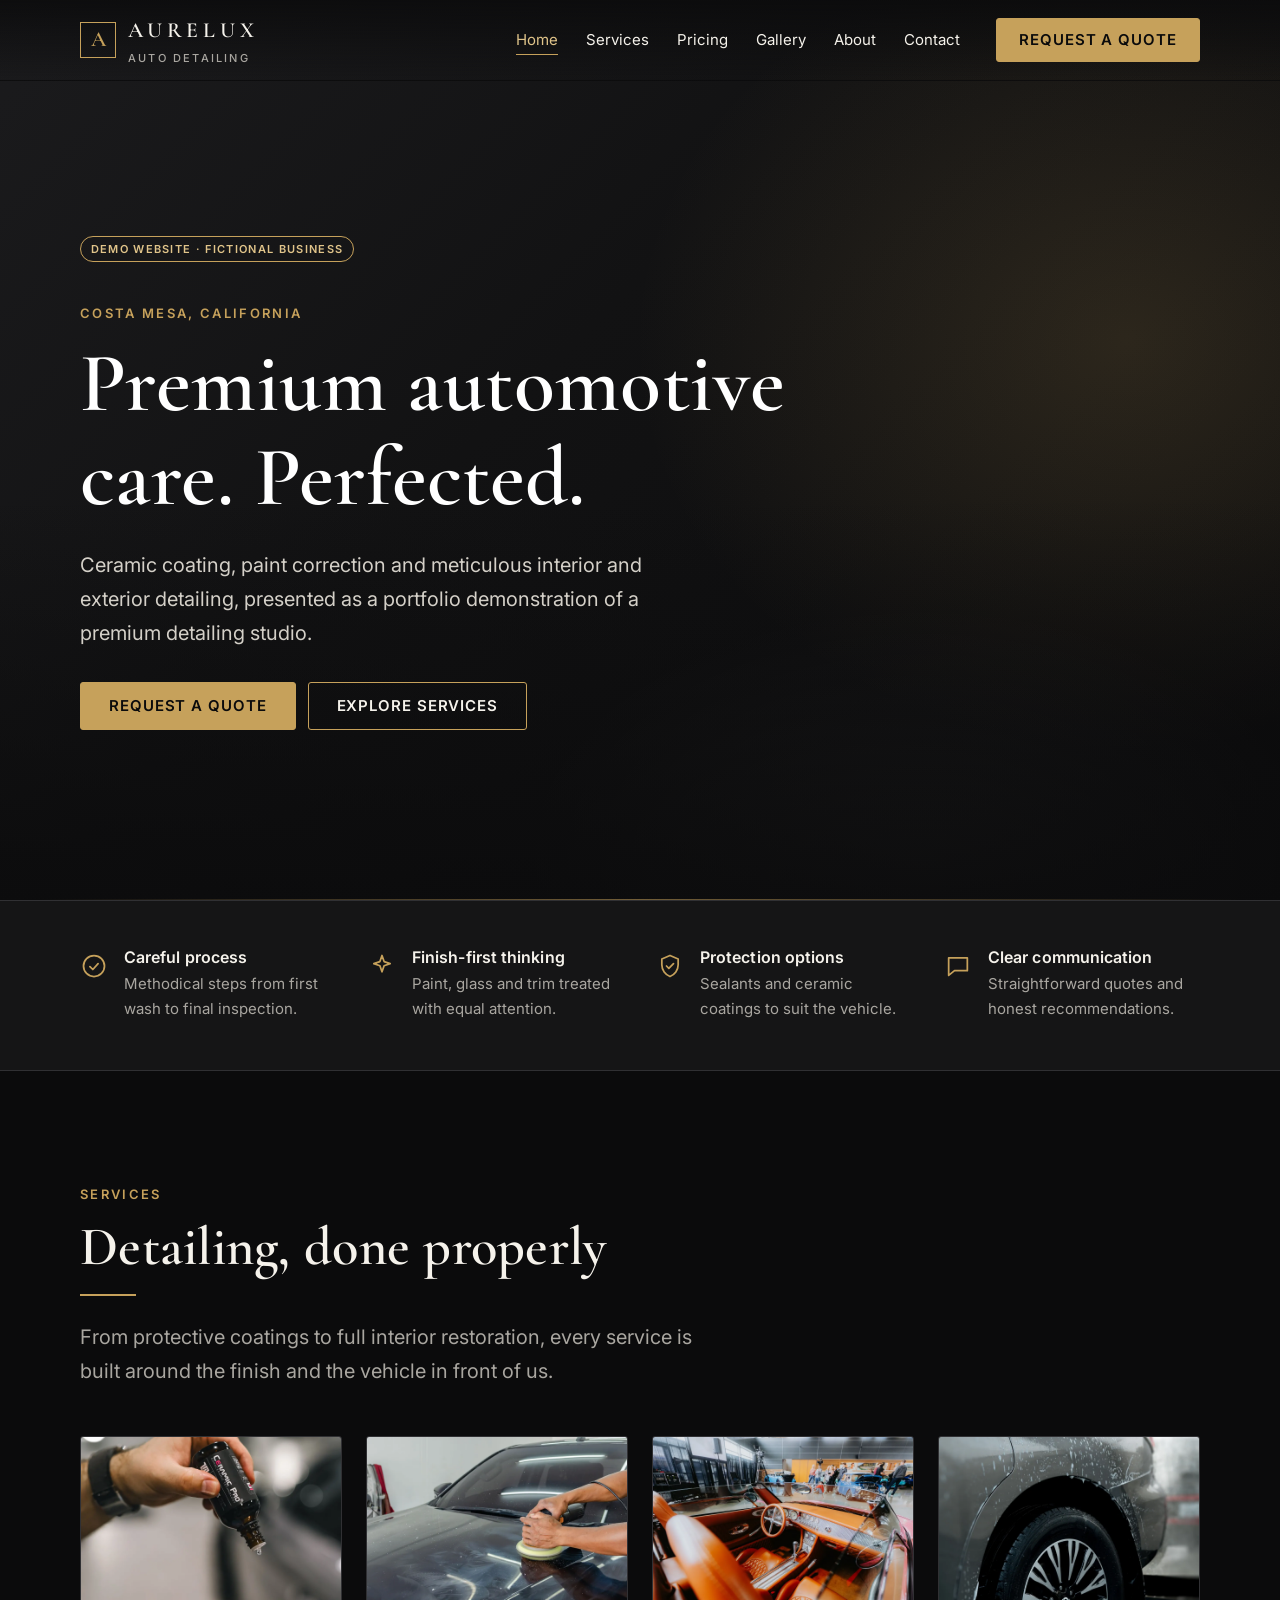
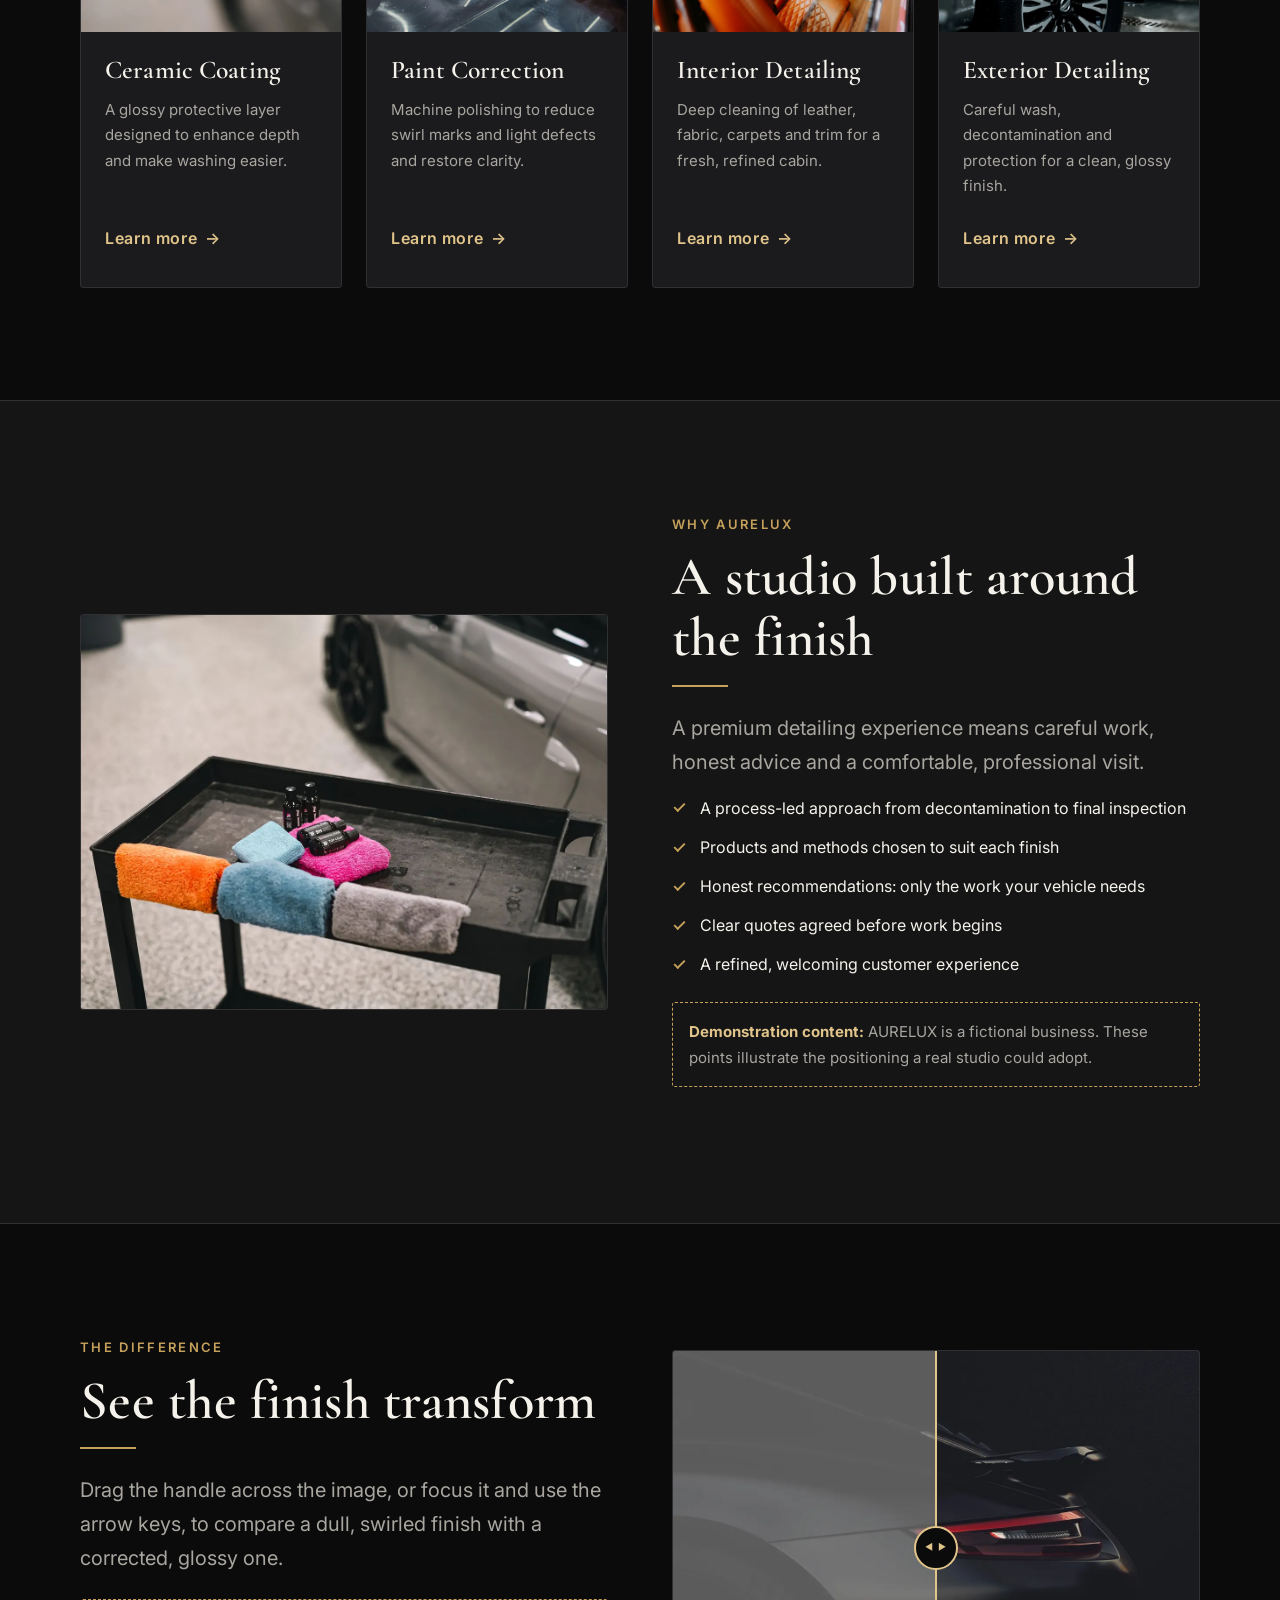
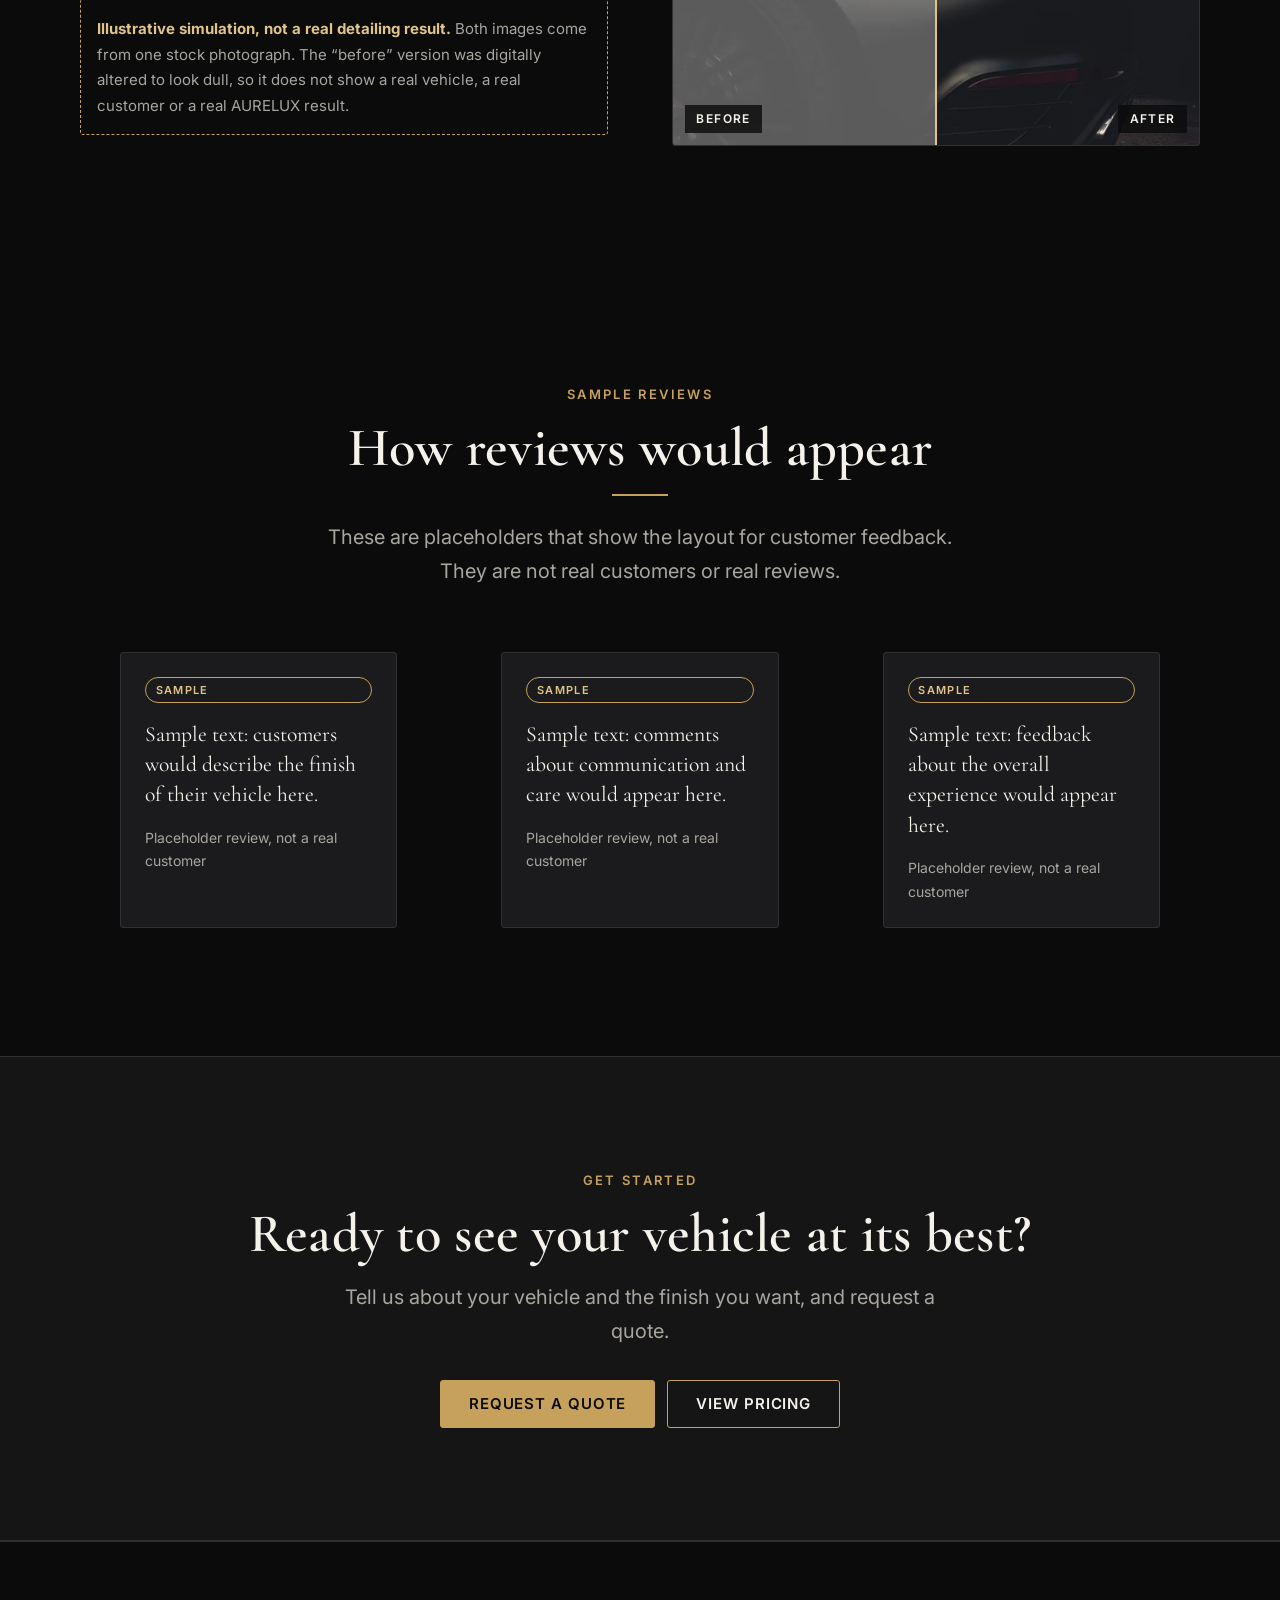
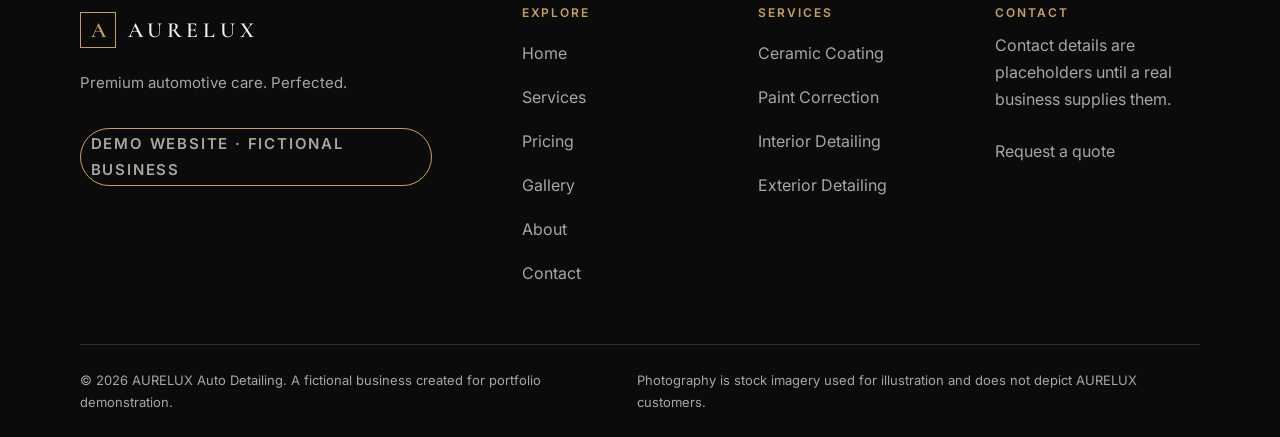
<file: index.html>
<!DOCTYPE html>
<html lang="en-US">
<head>
  <meta charset="utf-8">
  <meta name="viewport" content="width=device-width, initial-scale=1">

  <!-- Adds the "js" class BEFORE the stylesheet loads (menu + reveal depend on it) -->
  <script>document.documentElement.classList.add('js');</script>

  <title>AURELUX Auto Detailing | Premium Car Detailing Demo, Costa Mesa CA</title>
  <meta name="description" content="AURELUX Auto Detailing is a fictional premium car detailing studio concept in Costa Mesa, California: ceramic coating, paint correction and detailing. Portfolio demo.">
  <meta name="theme-color" content="#0B0B0C">

  <!-- Open Graph. TODO before publishing: once the live domain is known, also add
       og:url and og:image with ABSOLUTE https:// URLs (og:image: a 1200x630 image). -->
  <meta property="og:type" content="website">
  <meta property="og:site_name" content="AURELUX Auto Detailing (demo)">
  <meta property="og:title" content="AURELUX Auto Detailing | Premium automotive care. Perfected.">
  <meta property="og:description" content="A fictional premium car detailing studio concept, created as a portfolio demonstration.">

  <!-- Favicon -->
  <link rel="icon" href="favicon.svg" type="image/svg+xml">

  <!-- Fonts -->
  <link rel="preconnect" href="https://fonts.googleapis.com">
  <link rel="preconnect" href="https://fonts.gstatic.com" crossorigin>
  <link rel="stylesheet" href="https://fonts.googleapis.com/css2?family=Cormorant+Garamond:wght@500;600&family=Inter:wght@400;500;600&display=swap">

  <!-- Site styles: order matters -->
  <link rel="stylesheet" href="css/style.css">
  <link rel="stylesheet" href="css/responsive.css">

  <script src="js/main.js" defer></script>
</head>
<body>
  <a class="skip-link" href="#main">Skip to main content</a>

  <!-- ===================== HEADER ===================== -->
  <header class="site-header">
    <div class="site-header__inner container">
      <a class="brand" href="index.html" aria-label="AURELUX Auto Detailing, home">
        <span class="brand__mark" aria-hidden="true">A</span>
        <span>
          <span class="brand__name">AURELUX</span>
          <span class="brand__sub">Auto Detailing</span>
        </span>
      </a>

      <button class="nav-toggle" type="button" aria-expanded="false" aria-controls="site-nav" aria-label="Open menu">
        <span class="nav-toggle__bars" aria-hidden="true"></span>
      </button>

      <nav id="site-nav" class="site-nav" aria-label="Primary">
        <ul class="site-nav__list">
          <li><a class="site-nav__link" href="index.html" aria-current="page">Home</a></li>
          <li><a class="site-nav__link" href="services.html">Services</a></li>
          <li><a class="site-nav__link" href="pricing.html">Pricing</a></li>
          <li><a class="site-nav__link" href="gallery.html">Gallery</a></li>
          <li><a class="site-nav__link" href="about.html">About</a></li>
          <li><a class="site-nav__link" href="contact.html">Contact</a></li>
        </ul>
        <div class="site-nav__cta">
          <a class="btn btn--primary" href="contact.html#quote">Request a Quote</a>
        </div>
      </nav>
    </div>
  </header>

  <main id="main">

    <!-- ===================== HERO =====================
         The hero uses a CSS gradient (end of css/style.css), no photograph.
         -->
    <section class="hero" aria-labelledby="hero-title">
      <div class="container">
        <div class="hero__content">
          <p class="badge-demo">Demo website &middot; Fictional business</p>
          <span class="eyebrow mt-5">Costa Mesa, California</span>
          <h1 id="hero-title" class="hero__title">Premium automotive care. Perfected.</h1>
          <p class="hero__lead">Ceramic coating, paint correction and meticulous interior and exterior detailing, presented as a portfolio demonstration of a premium detailing studio.</p>
          <div class="btn-row">
            <a class="btn btn--primary" href="contact.html#quote">Request a Quote</a>
            <a class="btn btn--secondary" href="services.html">Explore Services</a>
          </div>
        </div>
      </div>
    </section>

    <!-- ===================== VALUE STRIP ===================== -->
    <section class="section--alt" aria-labelledby="approach-title">
      <div class="container">
        <h2 id="approach-title" class="visually-hidden">Our approach</h2>
        <div class="value-strip">
          <div class="value-item reveal">
            <svg class="icon" viewBox="0 0 24 24" aria-hidden="true"><circle cx="12" cy="12" r="9"/><path d="M8.5 12.5l2.5 2.5 4.5-5"/></svg>
            <div>
              <h3>Careful process</h3>
              <p>Methodical steps from first wash to final inspection.</p>
            </div>
          </div>
          <div class="value-item reveal">
            <svg class="icon" viewBox="0 0 24 24" aria-hidden="true"><path d="M12 3l1.8 5.2L19 10l-5.2 1.8L12 17l-1.8-5.2L5 10l5.2-1.8L12 3z"/></svg>
            <div>
              <h3>Finish-first thinking</h3>
              <p>Paint, glass and trim treated with equal attention.</p>
            </div>
          </div>
          <div class="value-item reveal">
            <svg class="icon" viewBox="0 0 24 24" aria-hidden="true"><path d="M12 3l7 3v5c0 4.5-3 8.5-7 10-4-1.5-7-5.5-7-10V6l7-3z"/><path d="M9 12l2 2 4-4"/></svg>
            <div>
              <h3>Protection options</h3>
              <p>Sealants and ceramic coatings to suit the vehicle.</p>
            </div>
          </div>
          <div class="value-item reveal">
            <svg class="icon" viewBox="0 0 24 24" aria-hidden="true"><path d="M4 5h16v11H9l-5 4V5z"/></svg>
            <div>
              <h3>Clear communication</h3>
              <p>Straightforward quotes and honest recommendations.</p>
            </div>
          </div>
        </div>
      </div>
    </section>

    <!-- ===================== FEATURED SERVICES =====================
         IMAGES (4:3, about 1200x900): service-ceramic.jpg, service-correction.jpg,
         service-interior.jpg, service-exterior.jpg in assets/images/.
         The links point to anchors that will exist on services.html. -->
    <section class="section" aria-labelledby="services-title">
      <div class="container">
        <div class="section-head">
          <span class="eyebrow">Services</span>
          <h2 id="services-title">Detailing, done properly</h2>
          <hr class="gold-rule">
          <p class="lead">From protective coatings to full interior restoration, every service is built around the finish and the vehicle in front of us.</p>
        </div>

        <div class="grid grid--4">
          <article class="service-card reveal">
            <div class="service-card__media">
              <img src="assets/images/finishing-protective-product.webp" alt="Hands applying a protective detailing product to a car with a blue sponge" width="1200" height="900" loading="lazy">
            </div>
            <div class="service-card__body">
              <h3 class="service-card__title">Ceramic Coating</h3>
              <p class="service-card__text">A glossy protective layer designed to enhance depth and make washing easier.</p>
              <a class="link-arrow" href="services.html#ceramic-coating">Learn more<span class="visually-hidden"> about ceramic coating</span></a>
            </div>
          </article>

          <article class="service-card reveal">
            <div class="service-card__media">
              <img src="assets/images/polishing-black-car.webp" alt="Machine polishing the paint of a black car in a workshop" width="1200" height="900" loading="lazy">
            </div>
            <div class="service-card__body">
              <h3 class="service-card__title">Paint Correction</h3>
              <p class="service-card__text">Machine polishing to reduce swirl marks and light defects and restore clarity.</p>
              <a class="link-arrow" href="services.html#paint-correction">Learn more<span class="visually-hidden"> about paint correction</span></a>
            </div>
          </article>

          <article class="service-card reveal">
            <div class="service-card__media">
              <img src="assets/images/interior-leather-seats.webp" alt="Luxury car interior with diamond-stitched leather seats" width="1200" height="900" loading="lazy">
            </div>
            <div class="service-card__body">
              <h3 class="service-card__title">Interior Detailing</h3>
              <p class="service-card__text">Deep cleaning of leather, fabric, carpets and trim for a fresh, refined cabin.</p>
              <a class="link-arrow" href="services.html#interior-detailing">Learn more<span class="visually-hidden"> about interior detailing</span></a>
            </div>
          </article>

          <article class="service-card reveal">
            <div class="service-card__media">
              <img src="assets/images/exterior-wheel-wash.webp" alt="Close-up of a car wheel with water droplets during a wash" width="1200" height="900" loading="lazy">
            </div>
            <div class="service-card__body">
              <h3 class="service-card__title">Exterior Detailing</h3>
              <p class="service-card__text">Careful wash, decontamination and protection for a clean, glossy finish.</p>
              <a class="link-arrow" href="services.html#exterior-detailing">Learn more<span class="visually-hidden"> about exterior detailing</span></a>
            </div>
          </article>
        </div>
      </div>
    </section>

    <!-- ===================== WHY CHOOSE US =====================
         IMAGE: assets/images/why-studio.jpg (4:3, about 1200x900) -->
    <section class="section section--alt" aria-labelledby="why-title">
      <div class="container">
        <div class="split">
          <div class="split__media reveal">
            <img src="assets/images/detailing-products-cart.webp" alt="Detailing products and cloths on a cart beside a car in a garage" width="1200" height="900" loading="lazy">
          </div>
          <div class="split__body reveal">
            <span class="eyebrow">Why AURELUX</span>
            <h2 id="why-title">A studio built around the finish</h2>
            <hr class="gold-rule">
            <p class="lead">A premium detailing experience means careful work, honest advice and a comfortable, professional visit.</p>
            <ul class="check-list">
              <li>A process-led approach from decontamination to final inspection</li>
              <li>Products and methods chosen to suit each finish</li>
              <li>Honest recommendations: only the work your vehicle needs</li>
              <li>Clear quotes agreed before work begins</li>
              <li>A refined, welcoming customer experience</li>
            </ul>
            <p class="demo-note"><strong>Demonstration content:</strong> AURELUX is a fictional business. These points illustrate the positioning a real studio could adopt.</p>
          </div>
        </div>
      </div>
    </section>

    <!-- ===================== BEFORE / AFTER =====================
         IMAGES (4:3, same framing, about 1200x900): compare-before.jpg and
         compare-after.jpg. These are demonstration images, not a real customer
         vehicle, and the caption below says so. Keep that caption. -->
    <section class="section" aria-labelledby="compare-title">
      <div class="container">
        <div class="split">
          <div class="split__body reveal">
            <span class="eyebrow">The difference</span>
            <h2 id="compare-title">See the finish transform</h2>
            <hr class="gold-rule">
            <p class="lead">Drag the handle across the image, or focus it and use the arrow keys, to compare a dull, swirled finish with a corrected, glossy one.</p>
            <p class="demo-note"><strong>Illustrative simulation, not a real detailing result.</strong> Both images come from one stock photograph. The &ldquo;before&rdquo; version was digitally altered to look dull, so it does not show a real vehicle, a real customer or a real AURELUX result.</p>
          </div>

          <div class="compare reveal">
            <img class="compare__img" src="assets/images/compare-before.webp" alt="Illustrative simulation: a dull, hazy version of a black car photograph" width="1200" height="900" loading="lazy">
            <div class="compare__after">
              <img class="compare__img" src="assets/images/compare-after.webp" alt="Illustrative simulation: the original glossy black car photograph" width="1200" height="900" loading="lazy">
            </div>
            <span class="compare__label compare__label--before" aria-hidden="true">Before</span>
            <span class="compare__label compare__label--after" aria-hidden="true">After</span>
            <input class="compare__range" type="range" min="0" max="100" step="1" value="50" aria-label="Before and after comparison slider">
            <span class="compare__divider" aria-hidden="true"><span class="compare__knob"></span></span>
          </div>
        </div>
      </div>
    </section>

    <!-- ===================== SAMPLE REVIEWS (placeholders) ===================== -->
    <section class="section" aria-labelledby="reviews-title">
      <div class="container">
        <div class="section-head section-head--center">
          <span class="eyebrow">Sample reviews</span>
          <h2 id="reviews-title">How reviews would appear</h2>
          <hr class="gold-rule">
          <p class="lead">These are placeholders that show the layout for customer feedback. They are not real customers or real reviews.</p>
        </div>

        <div class="grid grid--3">
          <figure class="quote-card reveal">
            <span class="badge-demo">Sample</span>
            <blockquote>Sample text: customers would describe the finish of their vehicle here.</blockquote>
            <figcaption>Placeholder review, not a real customer</figcaption>
          </figure>
          <figure class="quote-card reveal">
            <span class="badge-demo">Sample</span>
            <blockquote>Sample text: comments about communication and care would appear here.</blockquote>
            <figcaption>Placeholder review, not a real customer</figcaption>
          </figure>
          <figure class="quote-card reveal">
            <span class="badge-demo">Sample</span>
            <blockquote>Sample text: feedback about the overall experience would appear here.</blockquote>
            <figcaption>Placeholder review, not a real customer</figcaption>
          </figure>
        </div>
      </div>
    </section>

    <!-- ===================== FINAL CTA ===================== -->
    <section class="cta-band" aria-labelledby="cta-title">
      <div class="container">
        <span class="eyebrow">Get started</span>
        <h2 id="cta-title">Ready to see your vehicle at its best?</h2>
        <p class="lead">Tell us about your vehicle and the finish you want, and request a quote.</p>
        <div class="btn-row">
          <a class="btn btn--primary" href="contact.html#quote">Request a Quote</a>
          <a class="btn btn--secondary" href="pricing.html">View Pricing</a>
        </div>
      </div>
    </section>

  </main>

  <!-- ===================== FOOTER ===================== -->
  <footer class="site-footer">
    <div class="container">
      <div class="footer-grid">
        <div class="footer-brand">
          <a class="brand" href="index.html" aria-label="AURELUX Auto Detailing, home">
            <span class="brand__mark" aria-hidden="true">A</span>
            <span class="brand__name">AURELUX</span>
          </a>
          <p>Premium automotive care. Perfected.</p>
          <p class="badge-demo">Demo website &middot; Fictional business</p>
        </div>

        <nav class="footer-nav" aria-labelledby="footer-pages">
          <h2 id="footer-pages" class="footer-title">Explore</h2>
          <ul>
            <li><a href="index.html">Home</a></li>
            <li><a href="services.html">Services</a></li>
            <li><a href="pricing.html">Pricing</a></li>
            <li><a href="gallery.html">Gallery</a></li>
            <li><a href="about.html">About</a></li>
            <li><a href="contact.html">Contact</a></li>
          </ul>
        </nav>

        <nav class="footer-nav" aria-labelledby="footer-services">
          <h2 id="footer-services" class="footer-title">Services</h2>
          <ul>
            <li><a href="services.html#ceramic-coating">Ceramic Coating</a></li>
            <li><a href="services.html#paint-correction">Paint Correction</a></li>
            <li><a href="services.html#interior-detailing">Interior Detailing</a></li>
            <li><a href="services.html#exterior-detailing">Exterior Detailing</a></li>
          </ul>
        </nav>

        <div class="footer-nav">
          <h2 class="footer-title">Contact</h2>
          <p class="text-muted">Contact details are placeholders until a real business supplies them.</p>
          <a href="contact.html#quote">Request a quote</a>
        </div>
      </div>

      <div class="footer-bottom">
        <p>&copy; <span id="year">2026</span> AURELUX Auto Detailing. A fictional business created for portfolio demonstration.</p>
        <p>Photography is stock imagery used for illustration and does not depict AURELUX customers.</p>
      </div>
    </div>
  </footer>
</body>
</html>
</file>
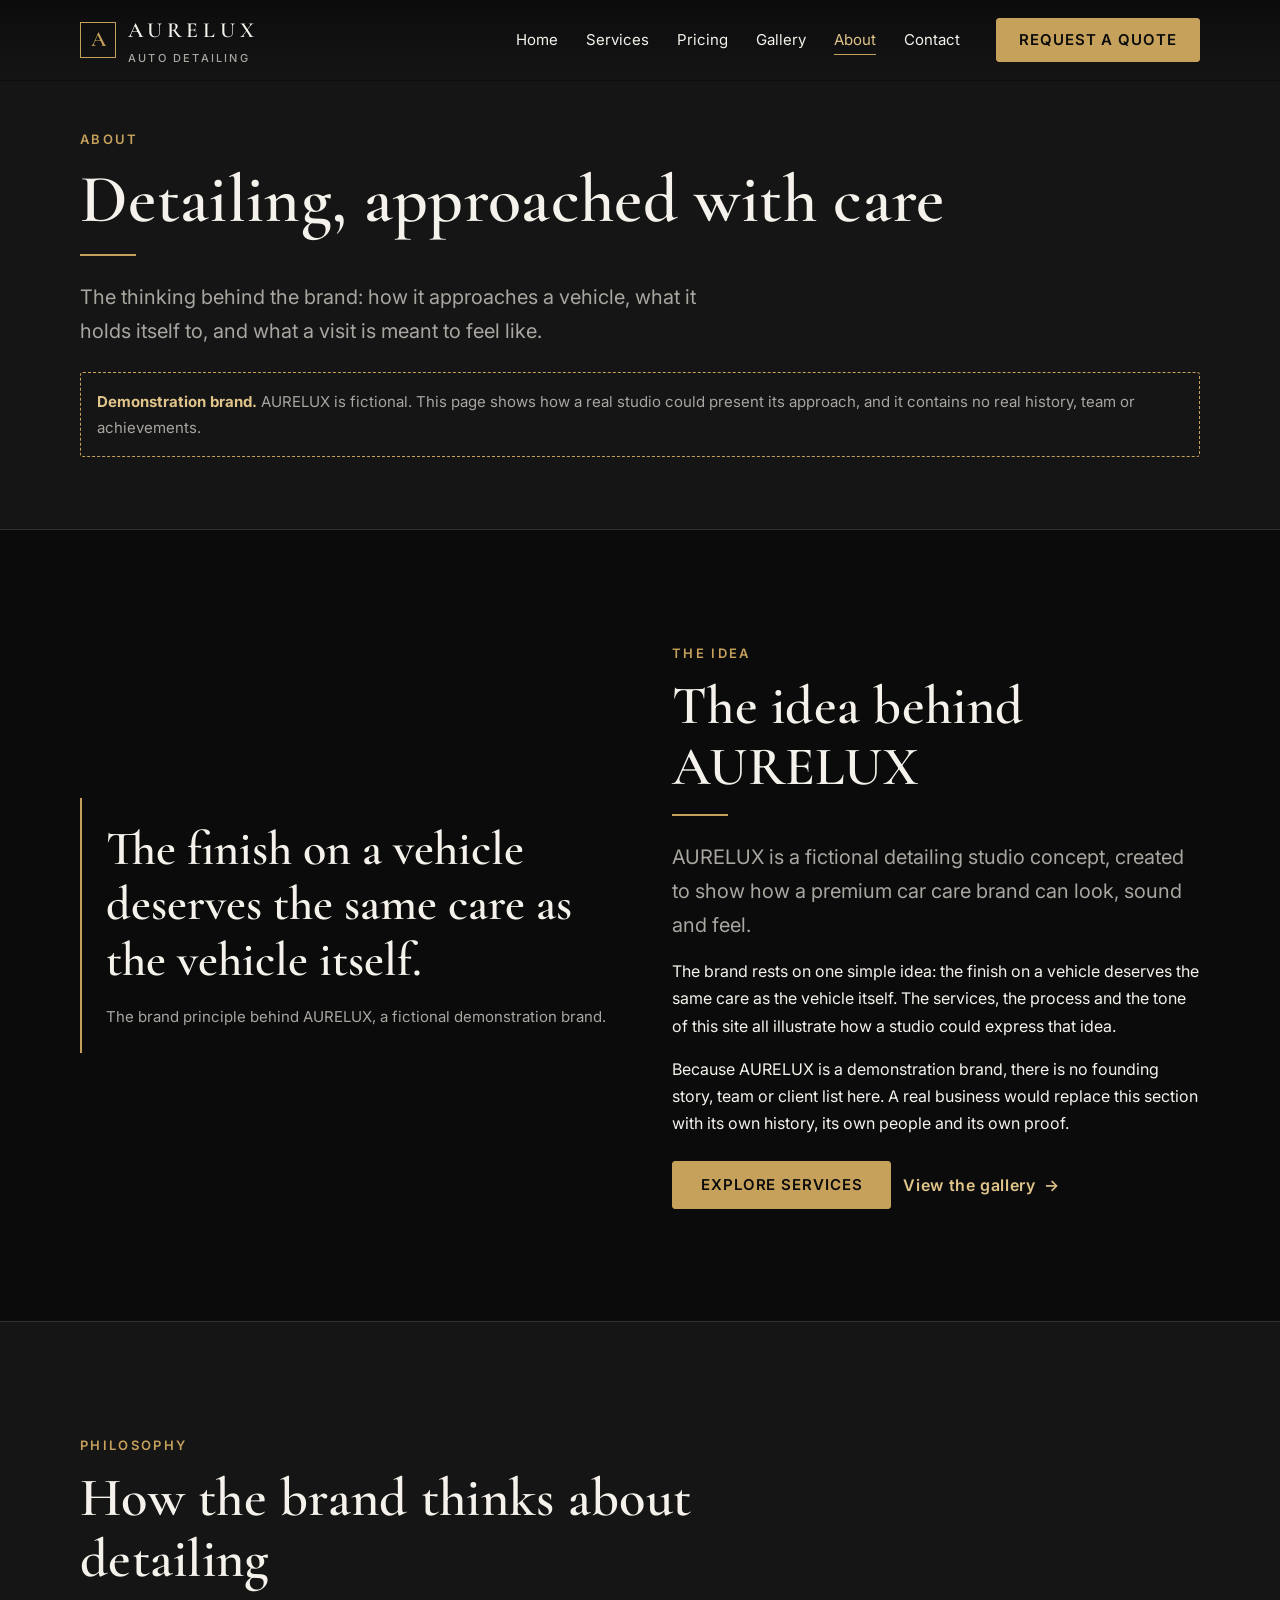
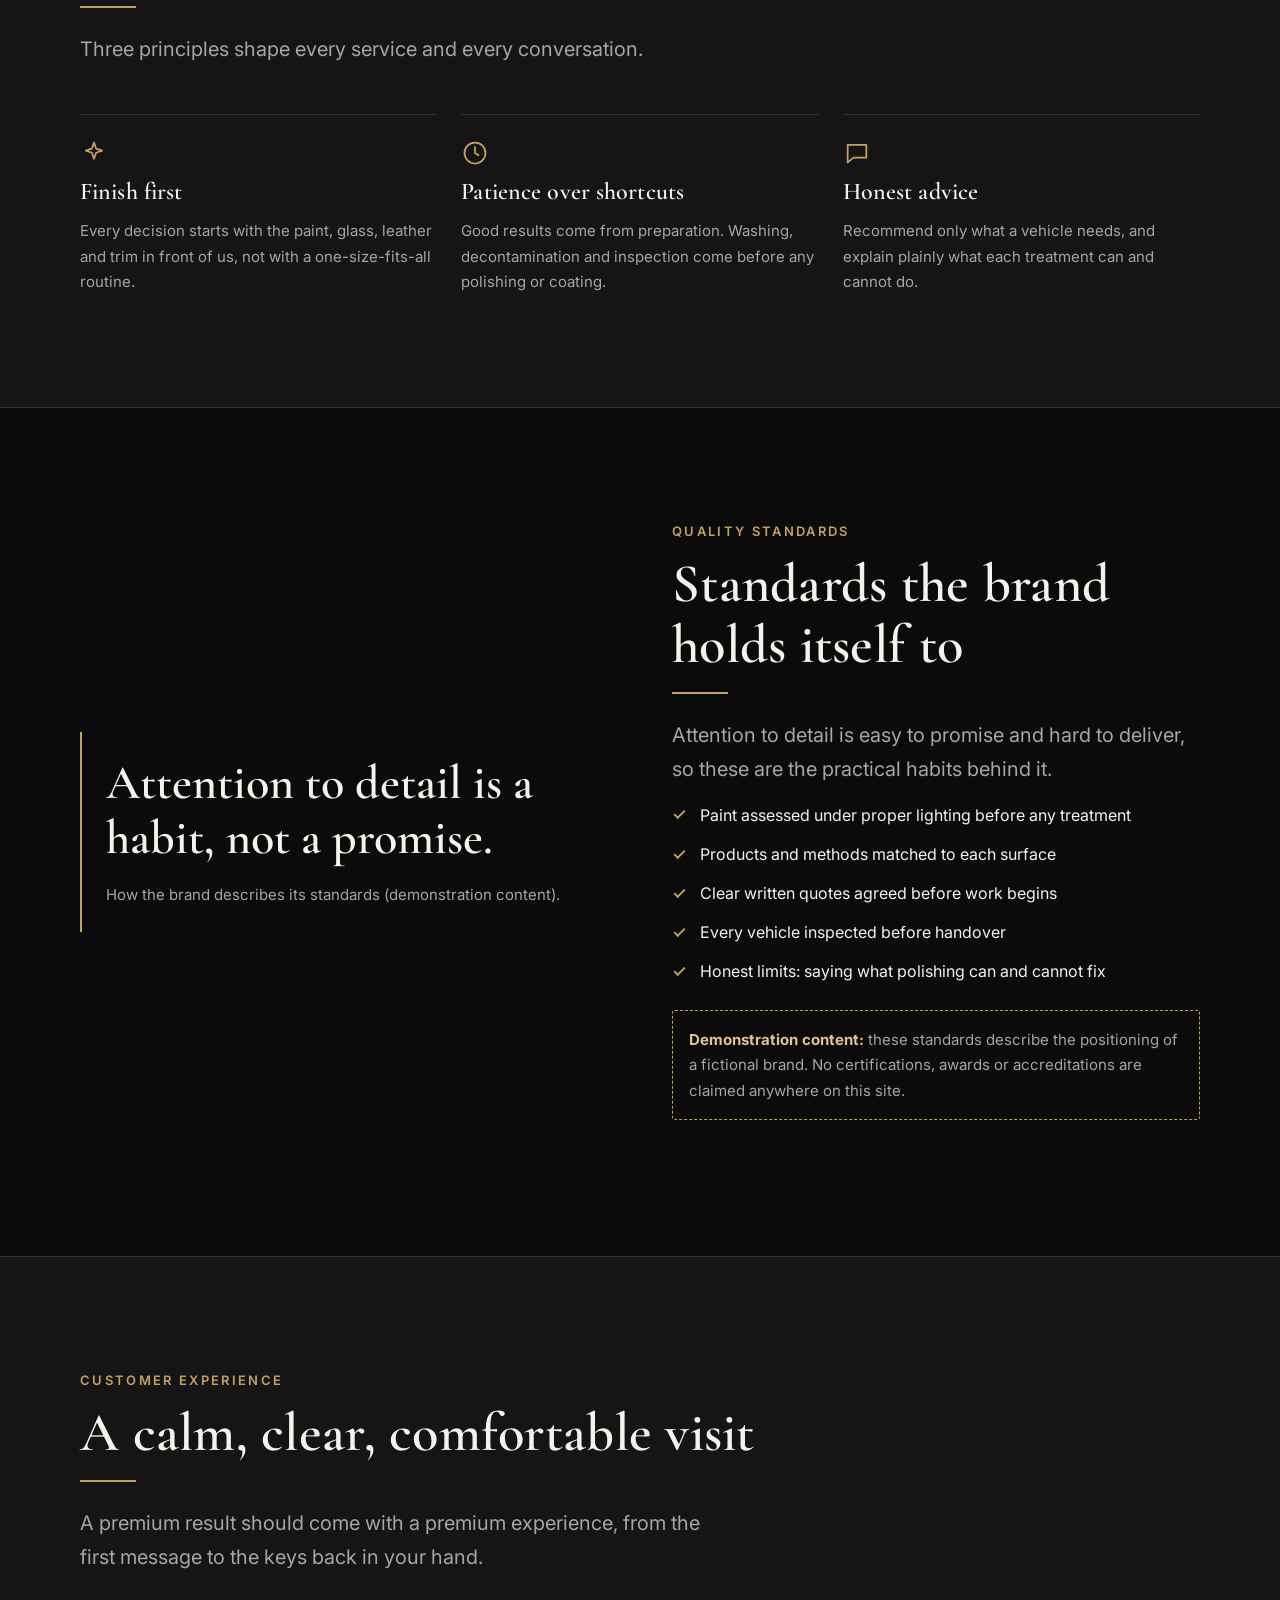
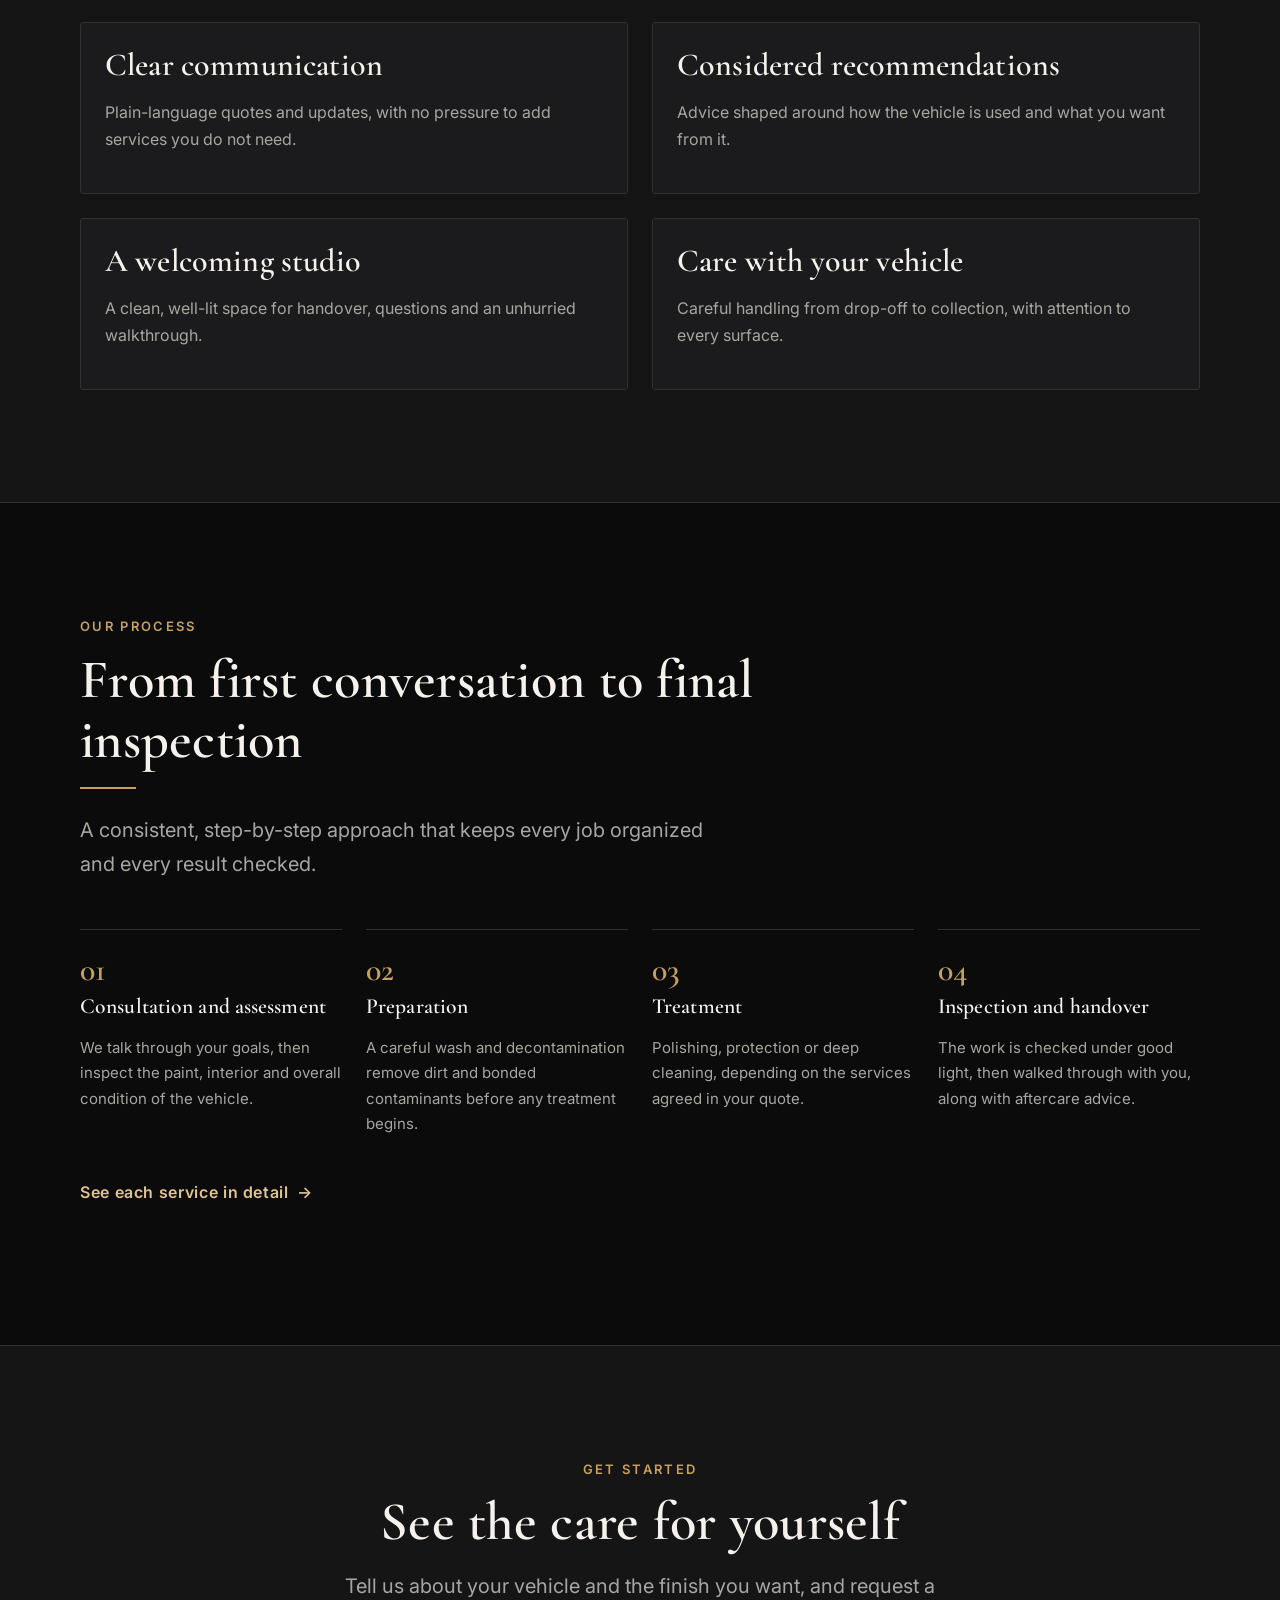
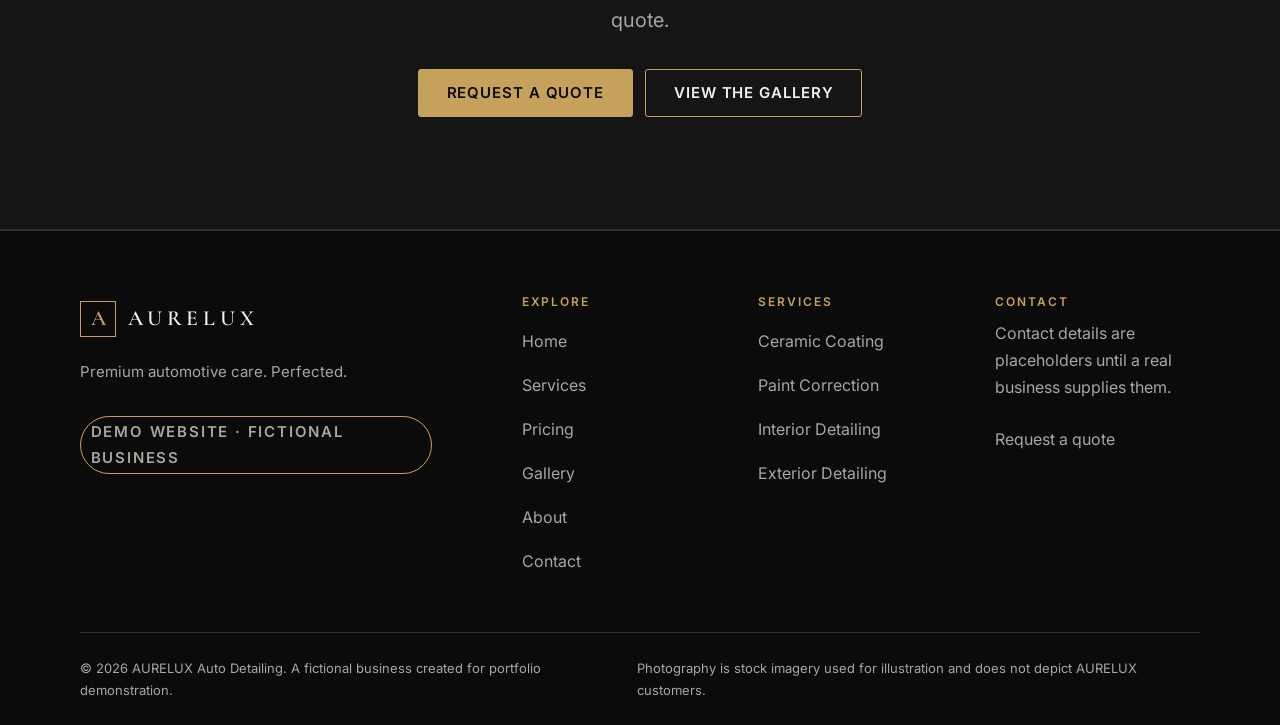
<file: about.html>
<!DOCTYPE html>
<html lang="en-US">
<head>
  <meta charset="utf-8">
  <meta name="viewport" content="width=device-width, initial-scale=1">

  <!-- Adds the "js" class BEFORE the stylesheet loads (menu + reveal depend on it) -->
  <script>document.documentElement.classList.add('js');</script>

  <title>About | AURELUX Auto Detailing Demo, Costa Mesa CA</title>
  <meta name="description" content="The philosophy, quality standards and process behind AURELUX, a fictional premium car detailing studio created as a portfolio demonstration.">
  <meta name="theme-color" content="#0B0B0C">

  <!-- Open Graph. TODO before publishing: add og:url and og:image with ABSOLUTE
       https:// URLs once the live domain is known. -->
  <meta property="og:type" content="website">
  <meta property="og:site_name" content="AURELUX Auto Detailing (demo)">
  <meta property="og:title" content="About | AURELUX Auto Detailing">
  <meta property="og:description" content="The approach behind a fictional premium detailing studio, created for portfolio demonstration.">

  <link rel="icon" href="favicon.svg" type="image/svg+xml">

  <link rel="preconnect" href="https://fonts.googleapis.com">
  <link rel="preconnect" href="https://fonts.gstatic.com" crossorigin>
  <link rel="stylesheet" href="https://fonts.googleapis.com/css2?family=Cormorant+Garamond:wght@500;600&family=Inter:wght@400;500;600&display=swap">

  <link rel="stylesheet" href="css/style.css">
  <link rel="stylesheet" href="css/responsive.css">

  <script src="js/main.js" defer></script>
</head>
<body>
  <a class="skip-link" href="#main">Skip to main content</a>

  <!-- ===================== HEADER ===================== -->
  <header class="site-header">
    <div class="site-header__inner container">
      <a class="brand" href="index.html" aria-label="AURELUX Auto Detailing, home">
        <span class="brand__mark" aria-hidden="true">A</span>
        <span>
          <span class="brand__name">AURELUX</span>
          <span class="brand__sub">Auto Detailing</span>
        </span>
      </a>

      <button class="nav-toggle" type="button" aria-expanded="false" aria-controls="site-nav" aria-label="Open menu">
        <span class="nav-toggle__bars" aria-hidden="true"></span>
      </button>

      <nav id="site-nav" class="site-nav" aria-label="Primary">
        <ul class="site-nav__list">
          <li><a class="site-nav__link" href="index.html">Home</a></li>
          <li><a class="site-nav__link" href="services.html">Services</a></li>
          <li><a class="site-nav__link" href="pricing.html">Pricing</a></li>
          <li><a class="site-nav__link" href="gallery.html">Gallery</a></li>
          <li><a class="site-nav__link" href="about.html" aria-current="page">About</a></li>
          <li><a class="site-nav__link" href="contact.html">Contact</a></li>
        </ul>
        <div class="site-nav__cta">
          <a class="btn btn--primary" href="contact.html#quote">Request a Quote</a>
        </div>
      </nav>
    </div>
  </header>

  <main id="main">

    <!-- ===================== PAGE INTRO ===================== -->
    <section class="page-hero" aria-labelledby="page-title">
      <div class="container">
        <span class="eyebrow">About</span>
        <h1 id="page-title">Detailing, approached with care</h1>
        <hr class="gold-rule">
        <p class="lead">The thinking behind the brand: how it approaches a vehicle, what it holds itself to, and what a visit is meant to feel like.</p>
        <p class="demo-note"><strong>Demonstration brand.</strong> AURELUX is fictional. This page shows how a real studio could present its approach, and it contains no real history, team or achievements.</p>
      </div>
    </section>

    <!-- ===================== BRAND STORY =====================
         No photograph: typographic statement block (see css/style.css) -->
    <section class="section" aria-labelledby="story-title">
      <div class="container">
        <div class="split">
          <div class="statement reveal">
            <p class="statement__text">The finish on a vehicle deserves the same care as the vehicle itself.</p>
            <p class="statement__note">The brand principle behind AURELUX, a fictional demonstration brand.</p>
          </div>
          <div class="split__body reveal">
            <span class="eyebrow">The idea</span>
            <h2 id="story-title">The idea behind AURELUX</h2>
            <hr class="gold-rule">
            <p class="lead">AURELUX is a fictional detailing studio concept, created to show how a premium car care brand can look, sound and feel.</p>
            <p>The brand rests on one simple idea: the finish on a vehicle deserves the same care as the vehicle itself. The services, the process and the tone of this site all illustrate how a studio could express that idea.</p>
            <p>Because AURELUX is a demonstration brand, there is no founding story, team or client list here. A real business would replace this section with its own history, its own people and its own proof.</p>
            <div class="btn-row mt-5">
              <a class="btn btn--primary" href="services.html">Explore Services</a>
              <a class="link-arrow" href="gallery.html">View the gallery</a>
            </div>
          </div>
        </div>
      </div>
    </section>

    <!-- ===================== PHILOSOPHY ===================== -->
    <section class="section section--alt" aria-labelledby="philosophy-title">
      <div class="container">
        <div class="section-head">
          <span class="eyebrow">Philosophy</span>
          <h2 id="philosophy-title">How the brand thinks about detailing</h2>
          <hr class="gold-rule">
          <p class="lead">Three principles shape every service and every conversation.</p>
        </div>

        <div class="grid grid--3">
          <div class="feature reveal">
            <svg class="icon" viewBox="0 0 24 24" aria-hidden="true"><path d="M12 3l1.8 5.2L19 10l-5.2 1.8L12 17l-1.8-5.2L5 10l5.2-1.8L12 3z"/></svg>
            <h3>Finish first</h3>
            <p>Every decision starts with the paint, glass, leather and trim in front of us, not with a one-size-fits-all routine.</p>
          </div>
          <div class="feature reveal">
            <svg class="icon" viewBox="0 0 24 24" aria-hidden="true"><circle cx="12" cy="12" r="9"/><path d="M12 7v5l3 2"/></svg>
            <h3>Patience over shortcuts</h3>
            <p>Good results come from preparation. Washing, decontamination and inspection come before any polishing or coating.</p>
          </div>
          <div class="feature reveal">
            <svg class="icon" viewBox="0 0 24 24" aria-hidden="true"><path d="M4 5h16v11H9l-5 4V5z"/></svg>
            <h3>Honest advice</h3>
            <p>Recommend only what a vehicle needs, and explain plainly what each treatment can and cannot do.</p>
          </div>
        </div>
      </div>
    </section>

    <!-- ===================== QUALITY STANDARDS =====================
         No photograph: typographic statement block -->
    <section class="section" aria-labelledby="standards-title">
      <div class="container">
        <div class="split split--reverse">
          <div class="statement reveal">
            <p class="statement__text">Attention to detail is a habit, not a promise.</p>
            <p class="statement__note">How the brand describes its standards (demonstration content).</p>
          </div>
          <div class="split__body reveal">
            <span class="eyebrow">Quality standards</span>
            <h2 id="standards-title">Standards the brand holds itself to</h2>
            <hr class="gold-rule">
            <p class="lead">Attention to detail is easy to promise and hard to deliver, so these are the practical habits behind it.</p>
            <ul class="check-list">
              <li>Paint assessed under proper lighting before any treatment</li>
              <li>Products and methods matched to each surface</li>
              <li>Clear written quotes agreed before work begins</li>
              <li>Every vehicle inspected before handover</li>
              <li>Honest limits: saying what polishing can and cannot fix</li>
            </ul>
            <p class="demo-note"><strong>Demonstration content:</strong> these standards describe the positioning of a fictional brand. No certifications, awards or accreditations are claimed anywhere on this site.</p>
          </div>
        </div>
      </div>
    </section>

    <!-- ===================== CUSTOMER EXPERIENCE ===================== -->
    <section class="section section--alt" aria-labelledby="experience-title">
      <div class="container">
        <div class="section-head">
          <span class="eyebrow">Customer experience</span>
          <h2 id="experience-title">A calm, clear, comfortable visit</h2>
          <hr class="gold-rule">
          <p class="lead">A premium result should come with a premium experience, from the first message to the keys back in your hand.</p>
        </div>

        <div class="grid grid--2">
          <div class="info-card reveal">
            <h3>Clear communication</h3>
            <p class="text-muted">Plain-language quotes and updates, with no pressure to add services you do not need.</p>
          </div>
          <div class="info-card reveal">
            <h3>Considered recommendations</h3>
            <p class="text-muted">Advice shaped around how the vehicle is used and what you want from it.</p>
          </div>
          <div class="info-card reveal">
            <h3>A welcoming studio</h3>
            <p class="text-muted">A clean, well-lit space for handover, questions and an unhurried walkthrough.</p>
          </div>
          <div class="info-card reveal">
            <h3>Care with your vehicle</h3>
            <p class="text-muted">Careful handling from drop-off to collection, with attention to every surface.</p>
          </div>
        </div>
      </div>
    </section>

    <!-- ===================== PROCESS ===================== -->
    <section class="section" aria-labelledby="process-title">
      <div class="container">
        <div class="section-head">
          <span class="eyebrow">Our process</span>
          <h2 id="process-title">From first conversation to final inspection</h2>
          <hr class="gold-rule">
          <p class="lead">A consistent, step-by-step approach that keeps every job organized and every result checked.</p>
        </div>

        <ol class="steps">
          <li class="step reveal">
            <h3>Consultation and assessment</h3>
            <p>We talk through your goals, then inspect the paint, interior and overall condition of the vehicle.</p>
          </li>
          <li class="step reveal">
            <h3>Preparation</h3>
            <p>A careful wash and decontamination remove dirt and bonded contaminants before any treatment begins.</p>
          </li>
          <li class="step reveal">
            <h3>Treatment</h3>
            <p>Polishing, protection or deep cleaning, depending on the services agreed in your quote.</p>
          </li>
          <li class="step reveal">
            <h3>Inspection and handover</h3>
            <p>The work is checked under good light, then walked through with you, along with aftercare advice.</p>
          </li>
        </ol>

        <p class="mt-6"><a class="link-arrow" href="services.html">See each service in detail</a></p>
      </div>
    </section>

    <!-- ===================== FINAL CTA ===================== -->
    <section class="cta-band" aria-labelledby="cta-title">
      <div class="container">
        <span class="eyebrow">Get started</span>
        <h2 id="cta-title">See the care for yourself</h2>
        <p class="lead">Tell us about your vehicle and the finish you want, and request a quote.</p>
        <div class="btn-row">
          <a class="btn btn--primary" href="contact.html#quote">Request a Quote</a>
          <a class="btn btn--secondary" href="gallery.html">View the Gallery</a>
        </div>
      </div>
    </section>

  </main>

  <!-- ===================== FOOTER ===================== -->
  <footer class="site-footer">
    <div class="container">
      <div class="footer-grid">
        <div class="footer-brand">
          <a class="brand" href="index.html" aria-label="AURELUX Auto Detailing, home">
            <span class="brand__mark" aria-hidden="true">A</span>
            <span class="brand__name">AURELUX</span>
          </a>
          <p>Premium automotive care. Perfected.</p>
          <p class="badge-demo">Demo website &middot; Fictional business</p>
        </div>

        <nav class="footer-nav" aria-labelledby="footer-pages">
          <h2 id="footer-pages" class="footer-title">Explore</h2>
          <ul>
            <li><a href="index.html">Home</a></li>
            <li><a href="services.html">Services</a></li>
            <li><a href="pricing.html">Pricing</a></li>
            <li><a href="gallery.html">Gallery</a></li>
            <li><a href="about.html">About</a></li>
            <li><a href="contact.html">Contact</a></li>
          </ul>
        </nav>

        <nav class="footer-nav" aria-labelledby="footer-services">
          <h2 id="footer-services" class="footer-title">Services</h2>
          <ul>
            <li><a href="services.html#ceramic-coating">Ceramic Coating</a></li>
            <li><a href="services.html#paint-correction">Paint Correction</a></li>
            <li><a href="services.html#interior-detailing">Interior Detailing</a></li>
            <li><a href="services.html#exterior-detailing">Exterior Detailing</a></li>
          </ul>
        </nav>

        <div class="footer-nav">
          <h2 class="footer-title">Contact</h2>
          <p class="text-muted">Contact details are placeholders until a real business supplies them.</p>
          <a href="contact.html#quote">Request a quote</a>
        </div>
      </div>

      <div class="footer-bottom">
        <p>&copy; <span id="year">2026</span> AURELUX Auto Detailing. A fictional business created for portfolio demonstration.</p>
        <p>Photography is stock imagery used for illustration and does not depict AURELUX customers.</p>
      </div>
    </div>
  </footer>
</body>
</html>
</file>
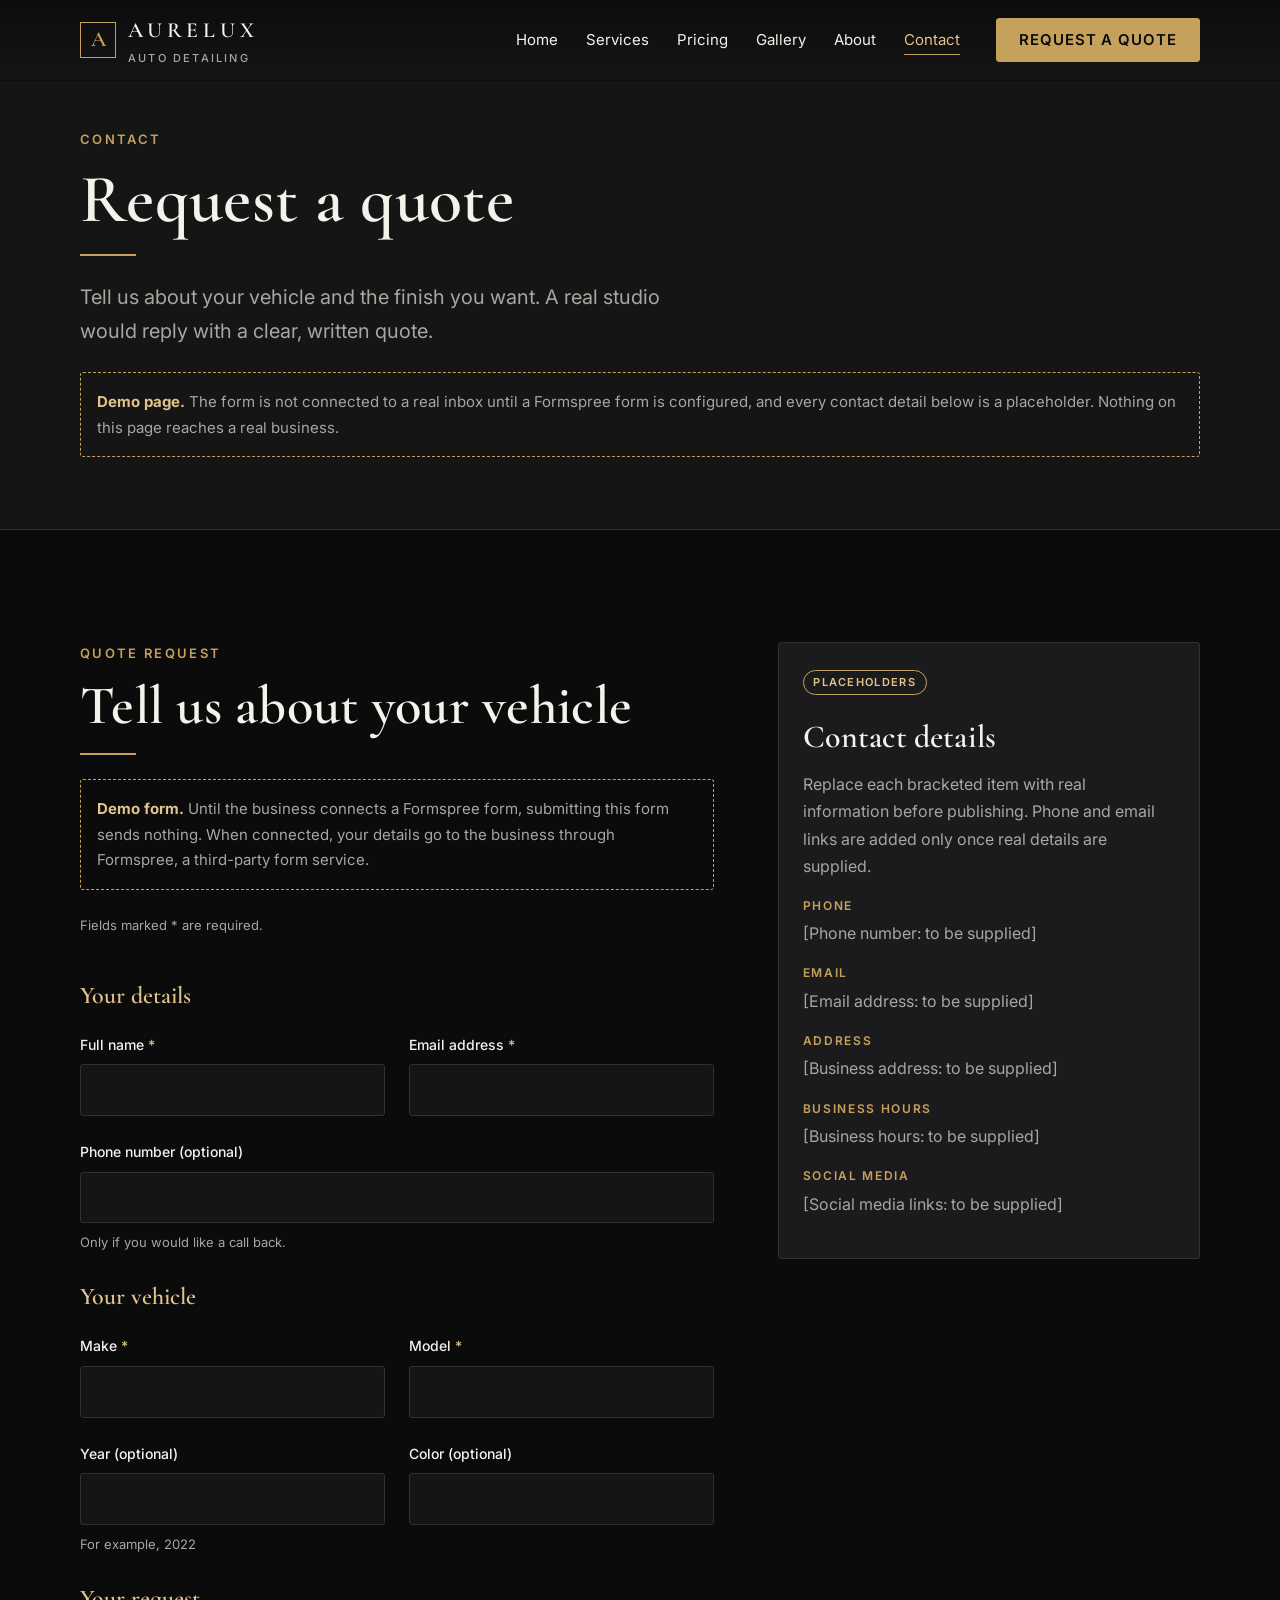
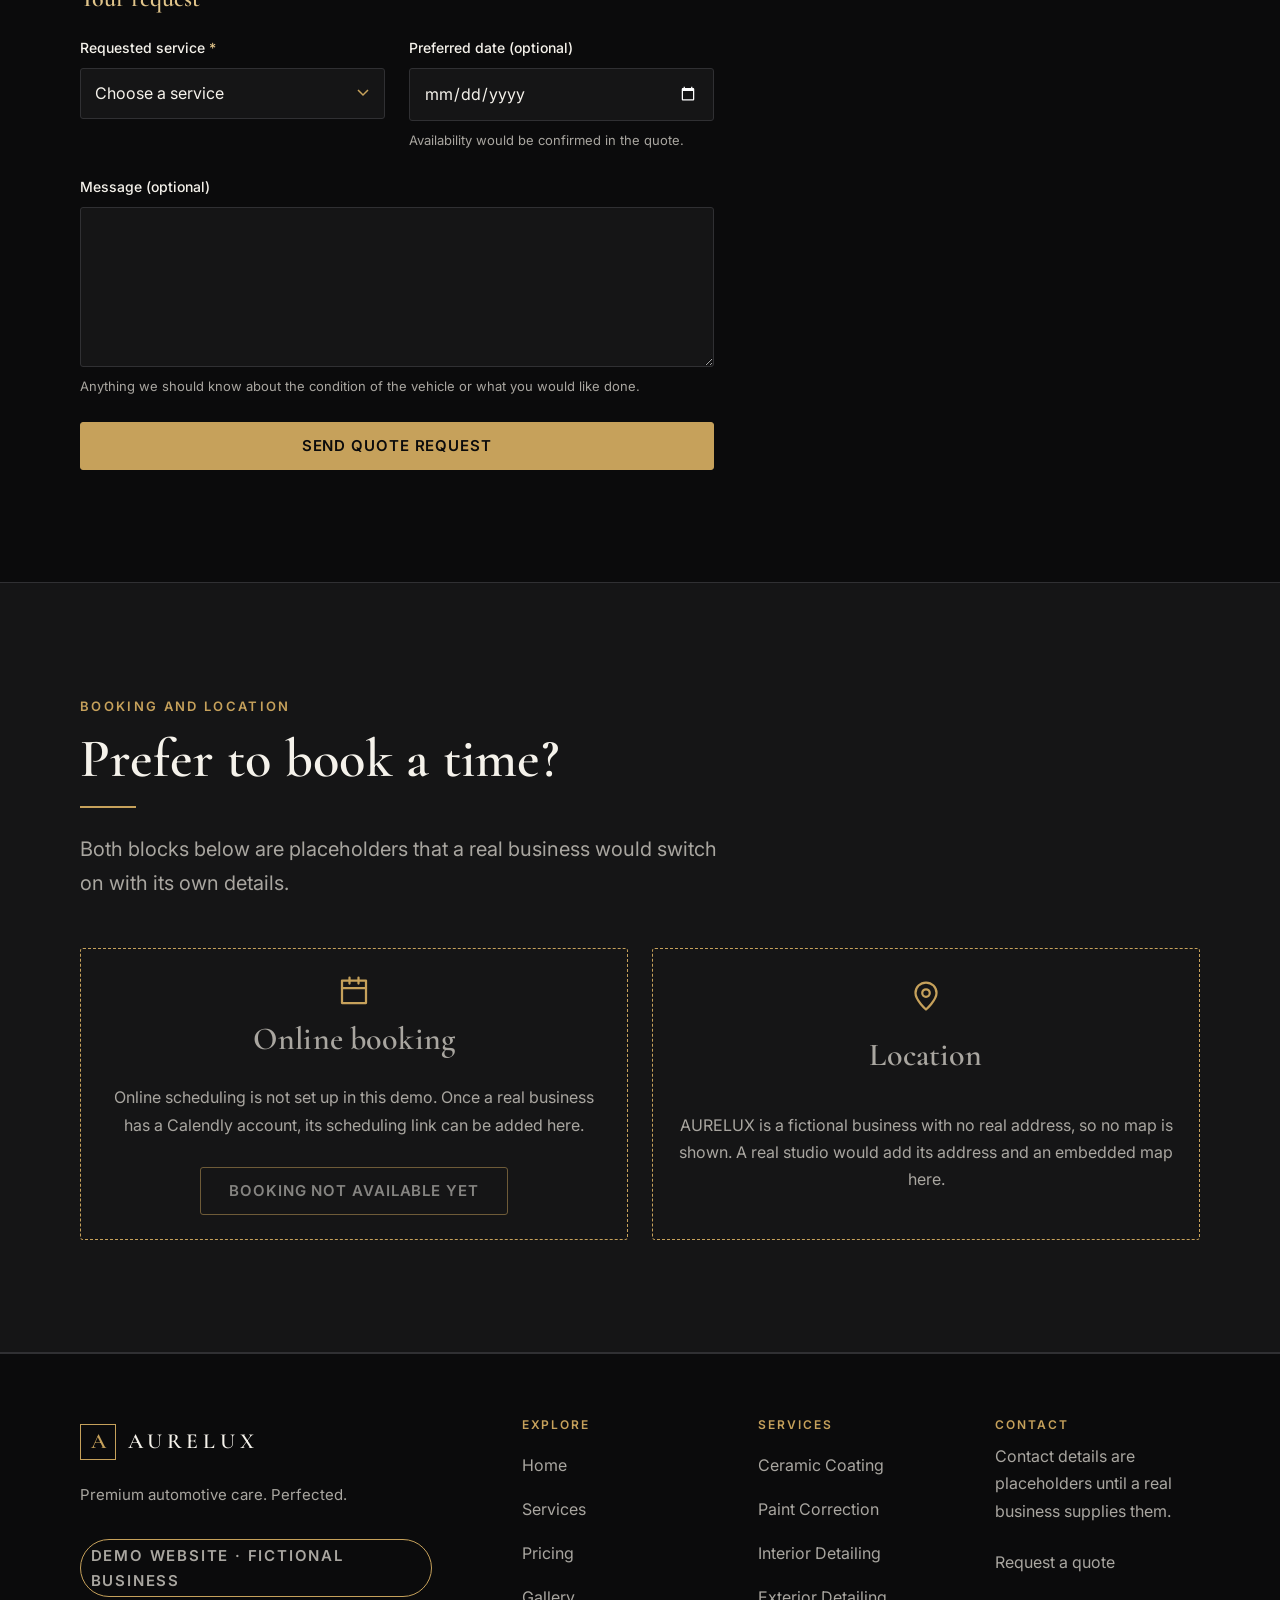
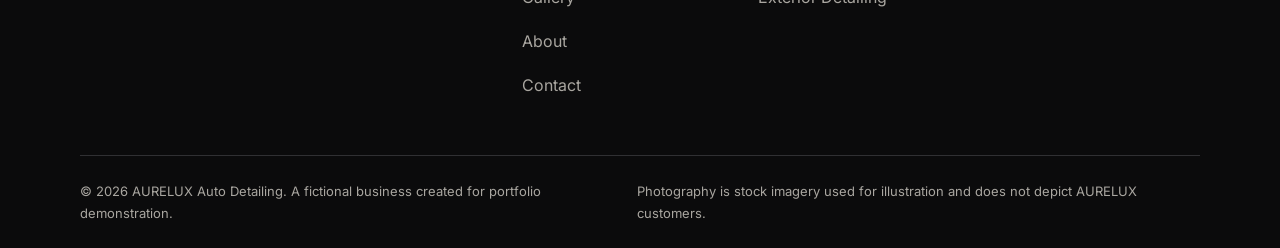
<file: contact.html>
<!DOCTYPE html>
<html lang="en-US">
<head>
  <meta charset="utf-8">
  <meta name="viewport" content="width=device-width, initial-scale=1">

  <!-- Adds the "js" class BEFORE the stylesheet loads (menu + reveal depend on it) -->
  <script>document.documentElement.classList.add('js');</script>

  <title>Contact &amp; Request a Quote | AURELUX Auto Detailing Demo</title>
  <meta name="description" content="Request a quote from AURELUX, a fictional premium car detailing studio created as a portfolio demo. The form and contact details on this page are placeholders.">
  <meta name="theme-color" content="#0B0B0C">

  <!-- Open Graph. TODO before publishing: add og:url and og:image with ABSOLUTE
       https:// URLs once the live domain is known. -->
  <meta property="og:type" content="website">
  <meta property="og:site_name" content="AURELUX Auto Detailing (demo)">
  <meta property="og:title" content="Contact | AURELUX Auto Detailing">
  <meta property="og:description" content="Request a quote from a fictional premium detailing studio, created for portfolio demonstration.">

  <link rel="icon" href="favicon.svg" type="image/svg+xml">

  <link rel="preconnect" href="https://fonts.googleapis.com">
  <link rel="preconnect" href="https://fonts.gstatic.com" crossorigin>
  <link rel="stylesheet" href="https://fonts.googleapis.com/css2?family=Cormorant+Garamond:wght@500;600&family=Inter:wght@400;500;600&display=swap">

  <link rel="stylesheet" href="css/style.css">
  <link rel="stylesheet" href="css/responsive.css">

  <script src="js/main.js" defer></script>
</head>
<body>
  <a class="skip-link" href="#main">Skip to main content</a>

  <!-- ===================== HEADER ===================== -->
  <header class="site-header">
    <div class="site-header__inner container">
      <a class="brand" href="index.html" aria-label="AURELUX Auto Detailing, home">
        <span class="brand__mark" aria-hidden="true">A</span>
        <span>
          <span class="brand__name">AURELUX</span>
          <span class="brand__sub">Auto Detailing</span>
        </span>
      </a>

      <button class="nav-toggle" type="button" aria-expanded="false" aria-controls="site-nav" aria-label="Open menu">
        <span class="nav-toggle__bars" aria-hidden="true"></span>
      </button>

      <nav id="site-nav" class="site-nav" aria-label="Primary">
        <ul class="site-nav__list">
          <li><a class="site-nav__link" href="index.html">Home</a></li>
          <li><a class="site-nav__link" href="services.html">Services</a></li>
          <li><a class="site-nav__link" href="pricing.html">Pricing</a></li>
          <li><a class="site-nav__link" href="gallery.html">Gallery</a></li>
          <li><a class="site-nav__link" href="about.html">About</a></li>
          <li><a class="site-nav__link" href="contact.html" aria-current="page">Contact</a></li>
        </ul>
        <div class="site-nav__cta">
          <a class="btn btn--primary" href="contact.html#quote">Request a Quote</a>
        </div>
      </nav>
    </div>
  </header>

  <main id="main">

    <!-- ===================== PAGE INTRO ===================== -->
    <section class="page-hero" aria-labelledby="page-title">
      <div class="container">
        <span class="eyebrow">Contact</span>
        <h1 id="page-title">Request a quote</h1>
        <hr class="gold-rule">
        <p class="lead">Tell us about your vehicle and the finish you want. A real studio would reply with a clear, written quote.</p>
        <p class="demo-note"><strong>Demo page.</strong> The form is not connected to a real inbox until a Formspree form is configured, and every contact detail below is a placeholder. Nothing on this page reaches a real business.</p>
      </div>
    </section>

    <!-- ===================== QUOTE FORM + DETAILS =====================
         The id="quote" below is the target of every "Request a Quote" link on the site.

         TO ACTIVATE THE FORM (before publishing):
         1. Create a free form at formspree.io and copy its form ID.
         2. Replace YOUR_FORM_ID in the form's action attribute with that ID.
         3. Submit a real test and confirm the message arrives. Only then publish.
         Until then the form validates but never sends and never shows a success message. -->
    <section class="section" id="quote" aria-labelledby="quote-title">
      <div class="container">
        <div class="contact-grid">

          <div>
            <span class="eyebrow">Quote request</span>
            <h2 id="quote-title">Tell us about your vehicle</h2>
            <hr class="gold-rule">

            <noscript>
              <p class="demo-note">JavaScript is turned off, so this demo form cannot check your entries or confirm a submission.</p>
            </noscript>

            <p class="demo-note"><strong>Demo form.</strong> Until the business connects a Formspree form, submitting this form sends nothing. When connected, your details go to the business through Formspree, a third-party form service.</p>

            <form class="form" id="quote-form" action="https://formspree.io/f/YOUR_FORM_ID" method="POST">
              <p class="field__hint">Fields marked <span class="req" aria-hidden="true">*</span><span class="visually-hidden">with an asterisk</span> are required.</p>

              <!-- Hidden spam trap and subject line used by Formspree -->
              <input type="hidden" name="_subject" value="New quote request (AURELUX demo)">
              <div class="visually-hidden" aria-hidden="true">
                <label for="f-gotcha">Leave this field empty</label>
                <input type="text" id="f-gotcha" name="_gotcha" tabindex="-1" autocomplete="off">
              </div>

              <fieldset>
                <legend class="form__legend">Your details</legend>
                <div class="form__grid">
                  <div class="field">
                    <label for="f-name">Full name <span class="req" aria-hidden="true">*</span></label>
                    <input type="text" id="f-name" name="name" data-validate="name" autocomplete="name" required aria-describedby="f-name-error">
                    <span class="field__error" id="f-name-error" aria-live="polite" hidden></span>
                  </div>

                  <div class="field">
                    <label for="f-email">Email address <span class="req" aria-hidden="true">*</span></label>
                    <input type="email" id="f-email" name="email" data-validate="email" autocomplete="email" inputmode="email" autocapitalize="none" required aria-describedby="f-email-error">
                    <span class="field__error" id="f-email-error" aria-live="polite" hidden></span>
                  </div>

                  <div class="field field--full">
                    <label for="f-phone">Phone number (optional)</label>
                    <input type="tel" id="f-phone" name="phone" data-validate="phone" autocomplete="tel" inputmode="tel" aria-describedby="f-phone-hint f-phone-error">
                    <span class="field__hint" id="f-phone-hint">Only if you would like a call back.</span>
                    <span class="field__error" id="f-phone-error" aria-live="polite" hidden></span>
                  </div>
                </div>
              </fieldset>

              <fieldset>
                <legend class="form__legend">Your vehicle</legend>
                <div class="form__grid">
                  <div class="field">
                    <label for="f-make">Make <span class="req" aria-hidden="true">*</span></label>
                    <input type="text" id="f-make" name="vehicle_make" data-validate="make" autocapitalize="words" required aria-describedby="f-make-error">
                    <span class="field__error" id="f-make-error" aria-live="polite" hidden></span>
                  </div>

                  <div class="field">
                    <label for="f-model">Model <span class="req" aria-hidden="true">*</span></label>
                    <input type="text" id="f-model" name="vehicle_model" data-validate="model" autocapitalize="words" required aria-describedby="f-model-error">
                    <span class="field__error" id="f-model-error" aria-live="polite" hidden></span>
                  </div>

                  <div class="field">
                    <label for="f-year">Year (optional)</label>
                    <input type="text" id="f-year" name="vehicle_year" data-validate="year" inputmode="numeric" maxlength="4" aria-describedby="f-year-hint f-year-error">
                    <span class="field__hint" id="f-year-hint">For example, 2022</span>
                    <span class="field__error" id="f-year-error" aria-live="polite" hidden></span>
                  </div>

                  <div class="field">
                    <label for="f-color">Color (optional)</label>
                    <input type="text" id="f-color" name="vehicle_color" autocapitalize="words">
                  </div>
                </div>
              </fieldset>

              <fieldset>
                <legend class="form__legend">Your request</legend>
                <div class="form__grid">
                  <div class="field">
                    <label for="f-service">Requested service <span class="req" aria-hidden="true">*</span></label>
                    <select id="f-service" name="service" data-validate="service" required aria-describedby="f-service-error">
                      <option value="" selected disabled>Choose a service</option>
                      <optgroup label="Services">
                        <option value="Ceramic Coating">Ceramic Coating</option>
                        <option value="Paint Correction">Paint Correction</option>
                        <option value="Interior Detailing">Interior Detailing</option>
                        <option value="Exterior Detailing">Exterior Detailing</option>
                      </optgroup>
                      <optgroup label="Packages">
                        <option value="Refresh package">Refresh package</option>
                        <option value="Signature package">Signature package</option>
                        <option value="Prestige package">Prestige package</option>
                      </optgroup>
                      <option value="Not sure">Not sure, please advise</option>
                    </select>
                    <span class="field__error" id="f-service-error" aria-live="polite" hidden></span>
                  </div>

                  <div class="field">
                    <label for="f-date">Preferred date (optional)</label>
                    <input type="date" id="f-date" name="preferred_date" data-validate="date" aria-describedby="f-date-hint f-date-error">
                    <span class="field__hint" id="f-date-hint">Availability would be confirmed in the quote.</span>
                    <span class="field__error" id="f-date-error" aria-live="polite" hidden></span>
                  </div>

                  <div class="field field--full">
                    <label for="f-message">Message (optional)</label>
                    <textarea id="f-message" name="message" data-validate="message" rows="5" maxlength="2000" aria-describedby="f-message-hint f-message-error"></textarea>
                    <span class="field__hint" id="f-message-hint">Anything we should know about the condition of the vehicle or what you would like done.</span>
                    <span class="field__error" id="f-message-error" aria-live="polite" hidden></span>
                  </div>
                </div>
              </fieldset>

              <div class="form__status" id="form-status" role="status" aria-live="polite"></div>

              <button class="btn btn--primary btn--block" type="submit" id="submit-btn">Send Quote Request</button>
            </form>
          </div>

          <aside class="info-card" aria-labelledby="details-title">
            <span class="badge-demo">Placeholders</span>
            <h3 id="details-title" class="mt-5">Contact details</h3>
            <p class="text-muted">Replace each bracketed item with real information before publishing. Phone and email links are added only once real details are supplied.</p>
            <dl class="info-list">
              <div>
                <dt>Phone</dt>
                <dd class="text-muted">[Phone number: to be supplied]</dd>
              </div>
              <div>
                <dt>Email</dt>
                <dd class="text-muted">[Email address: to be supplied]</dd>
              </div>
              <div>
                <dt>Address</dt>
                <dd class="text-muted">[Business address: to be supplied]</dd>
              </div>
              <div>
                <dt>Business hours</dt>
                <dd class="text-muted">[Business hours: to be supplied]</dd>
              </div>
              <div>
                <dt>Social media</dt>
                <dd class="text-muted">[Social media links: to be supplied]</dd>
              </div>
            </dl>
          </aside>

        </div>
      </div>
    </section>

    <!-- ===================== BOOKING + LOCATION PLACEHOLDERS ===================== -->
    <section class="section section--alt" aria-labelledby="booking-title">
      <div class="container">
        <div class="section-head">
          <span class="eyebrow">Booking and location</span>
          <h2 id="booking-title">Prefer to book a time?</h2>
          <hr class="gold-rule">
          <p class="lead">Both blocks below are placeholders that a real business would switch on with its own details.</p>
        </div>

        <div class="grid grid--2">

          <!-- CALENDLY PLACEHOLDER
               TO ACTIVATE: put the business's real scheduling link in data-calendly-url,
               for example data-calendly-url="https://calendly.com/your-account/your-event".
               Only https://calendly.com/ addresses are accepted. Leave empty until then. -->
          <div id="booking" data-calendly-url="">
            <div class="placeholder-box" data-booking-placeholder>
              <svg class="icon" viewBox="0 0 24 24" aria-hidden="true"><rect x="4" y="5" width="16" height="15"/><path d="M4 10h16M9 3v4M15 3v4"/></svg>
              <h3>Online booking</h3>
              <p>Online scheduling is not set up in this demo. Once a real business has a Calendly account, its scheduling link can be added here.</p>
              <button class="btn btn--secondary" type="button" disabled>Booking not available yet</button>
            </div>
            <a class="btn btn--primary btn--block" data-booking-link target="_blank" rel="noopener" hidden>Book a Time<span class="visually-hidden"> (opens Calendly in a new tab)</span></a>
          </div>

          <!-- MAP PLACEHOLDER: add an embedded map only after a real, verified address exists -->
          <div class="placeholder-box">
            <svg class="icon" viewBox="0 0 24 24" aria-hidden="true"><path d="M12 21s7-6.2 7-11a7 7 0 10-14 0c0 4.8 7 11 7 11z"/><circle cx="12" cy="10" r="2.5"/></svg>
            <h3>Location</h3>
            <p>AURELUX is a fictional business with no real address, so no map is shown. A real studio would add its address and an embedded map here.</p>
          </div>

        </div>
      </div>
    </section>

  </main>

  <!-- ===================== FOOTER ===================== -->
  <footer class="site-footer">
    <div class="container">
      <div class="footer-grid">
        <div class="footer-brand">
          <a class="brand" href="index.html" aria-label="AURELUX Auto Detailing, home">
            <span class="brand__mark" aria-hidden="true">A</span>
            <span class="brand__name">AURELUX</span>
          </a>
          <p>Premium automotive care. Perfected.</p>
          <p class="badge-demo">Demo website &middot; Fictional business</p>
        </div>

        <nav class="footer-nav" aria-labelledby="footer-pages">
          <h2 id="footer-pages" class="footer-title">Explore</h2>
          <ul>
            <li><a href="index.html">Home</a></li>
            <li><a href="services.html">Services</a></li>
            <li><a href="pricing.html">Pricing</a></li>
            <li><a href="gallery.html">Gallery</a></li>
            <li><a href="about.html">About</a></li>
            <li><a href="contact.html">Contact</a></li>
          </ul>
        </nav>

        <nav class="footer-nav" aria-labelledby="footer-services">
          <h2 id="footer-services" class="footer-title">Services</h2>
          <ul>
            <li><a href="services.html#ceramic-coating">Ceramic Coating</a></li>
            <li><a href="services.html#paint-correction">Paint Correction</a></li>
            <li><a href="services.html#interior-detailing">Interior Detailing</a></li>
            <li><a href="services.html#exterior-detailing">Exterior Detailing</a></li>
          </ul>
        </nav>

        <div class="footer-nav">
          <h2 class="footer-title">Contact</h2>
          <p class="text-muted">Contact details are placeholders until a real business supplies them.</p>
          <a href="contact.html#quote">Request a quote</a>
        </div>
      </div>

      <div class="footer-bottom">
        <p>&copy; <span id="year">2026</span> AURELUX Auto Detailing. A fictional business created for portfolio demonstration.</p>
        <p>Photography is stock imagery used for illustration and does not depict AURELUX customers.</p>
      </div>
    </div>
  </footer>

  <!-- ===================== PAGE SCRIPT (contact page only) =====================
       1. Form validation + submission (never shows success unless Formspree
          confirms the submission).
       2. Calendly link activation. -->
  <script>
  (function () {
    'use strict';

    /* ---------- 1. QUOTE FORM ---------- */
    var form = document.getElementById('quote-form');
    if (form) {
      var statusEl = document.getElementById('form-status');
      var submitBtn = document.getElementById('submit-btn');
      var submitLabel = submitBtn.textContent;
      var motion = window.matchMedia('(prefers-reduced-motion: reduce)');
      var fields = Array.prototype.slice.call(form.querySelectorAll('[data-validate]'));

      // With JavaScript running we show our own messages; without it the
      // browser's built-in validation still works.
      form.setAttribute('novalidate', '');

      // The form only counts as configured once a real Formspree ID is in place
      function isConfigured() {
        var action = form.getAttribute('action') || '';
        return /^https:\/\/formspree\.io\/f\/[A-Za-z0-9]+$/.test(action) &&
               action.indexOf('YOUR_FORM_ID') === -1;
      }

      function todayString() {
        var d = new Date();
        var month = String(d.getMonth() + 1).padStart(2, '0');
        var day = String(d.getDate()).padStart(2, '0');
        return d.getFullYear() + '-' + month + '-' + day;
      }

      var dateField = form.querySelector('[data-validate="date"]');
      if (dateField) dateField.min = todayString();

      // Each validator returns an error message, or '' when the value is fine
      var validators = {
        name: function (v) {
          return v ? '' : 'Please enter your name.';
        },
        email: function (v) {
          if (!v) return 'Please enter your email address.';
          return /^[^\s@]+@[^\s@]+\.[^\s@]+$/.test(v)
            ? ''
            : 'Please enter a valid email address, for example name@example.com.';
        },
        phone: function (v) {
          return !v || /^[0-9+()\-.\s]{7,20}$/.test(v)
            ? ''
            : 'Please enter a valid phone number, or leave this blank.';
        },
        make: function (v) {
          return v ? '' : 'Please enter the vehicle make.';
        },
        model: function (v) {
          return v ? '' : 'Please enter the vehicle model.';
        },
        year: function (v) {
          return !v || /^(19|20)\d{2}$/.test(v)
            ? ''
            : 'Please enter a four-digit year, for example 2022, or leave this blank.';
        },
        service: function (v) {
          return v ? '' : 'Please choose a service.';
        },
        date: function (v) {
          return !v || v >= todayString() ? '' : 'Please choose today or a later date.';
        },
        message: function (v) {
          return v.length <= 2000 ? '' : 'Please keep your message under 2,000 characters.';
        }
      };

      function setError(control, message) {
        var errorEl = document.getElementById(control.id + '-error');
        if (message) {
          control.setAttribute('aria-invalid', 'true');
          if (errorEl) {
            errorEl.textContent = message;
            errorEl.hidden = false;
          }
        } else {
          control.removeAttribute('aria-invalid');
          if (errorEl) {
            errorEl.textContent = '';
            errorEl.hidden = true;
          }
        }
      }

      function validate(control, show) {
        var check = validators[control.getAttribute('data-validate')];
        var message = check ? check(control.value.trim()) : '';
        if (show) setError(control, message);
        return message;
      }

      function showStatus(type, text) {
        statusEl.className = 'form__status' +
          (type === 'error' ? ' form__status--error' : '') +
          (type === 'success' ? ' form__status--success' : '');
        statusEl.textContent = text;
        statusEl.scrollIntoView({ block: 'center', behavior: motion.matches ? 'auto' : 'smooth' });
      }

      function clearStatus() {
        statusEl.className = 'form__status';
        statusEl.textContent = '';
      }

      function setSending(sending) {
        submitBtn.disabled = sending;
        submitBtn.textContent = sending ? 'Sending\u2026' : submitLabel;
      }

      // Validate a field when the user leaves it (but not if they never touched it)
      form.addEventListener('input', function (event) {
        var control = event.target;
        if (!control.matches || !control.matches('[data-validate]')) return;
        control.setAttribute('data-dirty', 'true');
        if (control.getAttribute('aria-invalid')) validate(control, true); // clear errors as the user fixes them
      });

      form.addEventListener('change', function (event) {
        var control = event.target;
        if (control.matches && control.matches('[data-validate]')) {
          control.setAttribute('data-dirty', 'true');
          validate(control, true);
        }
      });

      form.addEventListener('focusout', function (event) {
        var control = event.target;
        if (!control.matches || !control.matches('[data-validate]')) return;
        if (control.value.trim() === '' && !control.getAttribute('data-dirty')) return;
        validate(control, true);
      });

      form.addEventListener('submit', function (event) {
        event.preventDefault();
        clearStatus();

        var invalid = fields.filter(function (control) {
          return validate(control, true) !== '';
        });

        if (invalid.length) {
          showStatus('error', invalid.length === 1
            ? 'Please correct the highlighted field and try again.'
            : 'Please correct the ' + invalid.length + ' highlighted fields and try again.');
          invalid[0].focus();
          return;
        }

        // Spam trap: real people never fill this hidden field
        var trap = form.elements['_gotcha'];
        if (trap && trap.value) return;

        // Not configured: be honest, send nothing, and never show a success message
        if (!isConfigured()) {
          showStatus('info', 'Demo form: nothing was sent. This form is not connected to a real inbox yet. To activate it, replace YOUR_FORM_ID in the form\u2019s action with a Formspree form ID.');
          return;
        }

        setSending(true);
        fetch(form.getAttribute('action'), {
          method: 'POST',
          body: new FormData(form),
          headers: { Accept: 'application/json' }
        })
          .then(function (response) {
            if (response.ok) {
              form.reset();
              fields.forEach(function (control) {
                control.removeAttribute('data-dirty');
                setError(control, '');
              });
              showStatus('success', 'Thank you. Your quote request was sent.');
              return null;
            }
            return response.json().catch(function () { return null; }).then(function (data) {
              var detail = data && data.errors
                ? ' ' + data.errors.map(function (e) { return e.message; }).join(' ')
                : '';
              showStatus('error', 'Sorry, your request could not be sent.' + detail + ' Please try again.');
            });
          })
          .catch(function () {
            showStatus('error', 'Sorry, your request could not be sent. Please check your connection and try again.');
          })
          .then(function () {
            setSending(false);
          });
      });
    }

    /* ---------- 2. CALENDLY LINK ACTIVATION ---------- */
    var booking = document.getElementById('booking');
    if (booking) {
      var raw = (booking.getAttribute('data-calendly-url') || '').trim();
      try {
        var url = new URL(raw);
        if (url.protocol === 'https:' && url.hostname === 'calendly.com') {
          var link = booking.querySelector('[data-booking-link]');
          var placeholder = booking.querySelector('[data-booking-placeholder]');
          link.href = url.href;
          link.hidden = false;
          if (placeholder) placeholder.hidden = true;
        }
      } catch (error) {
        /* Empty or invalid value: the placeholder stays in place */
      }
    }
  })();
  </script>
</body>
</html>
</file>
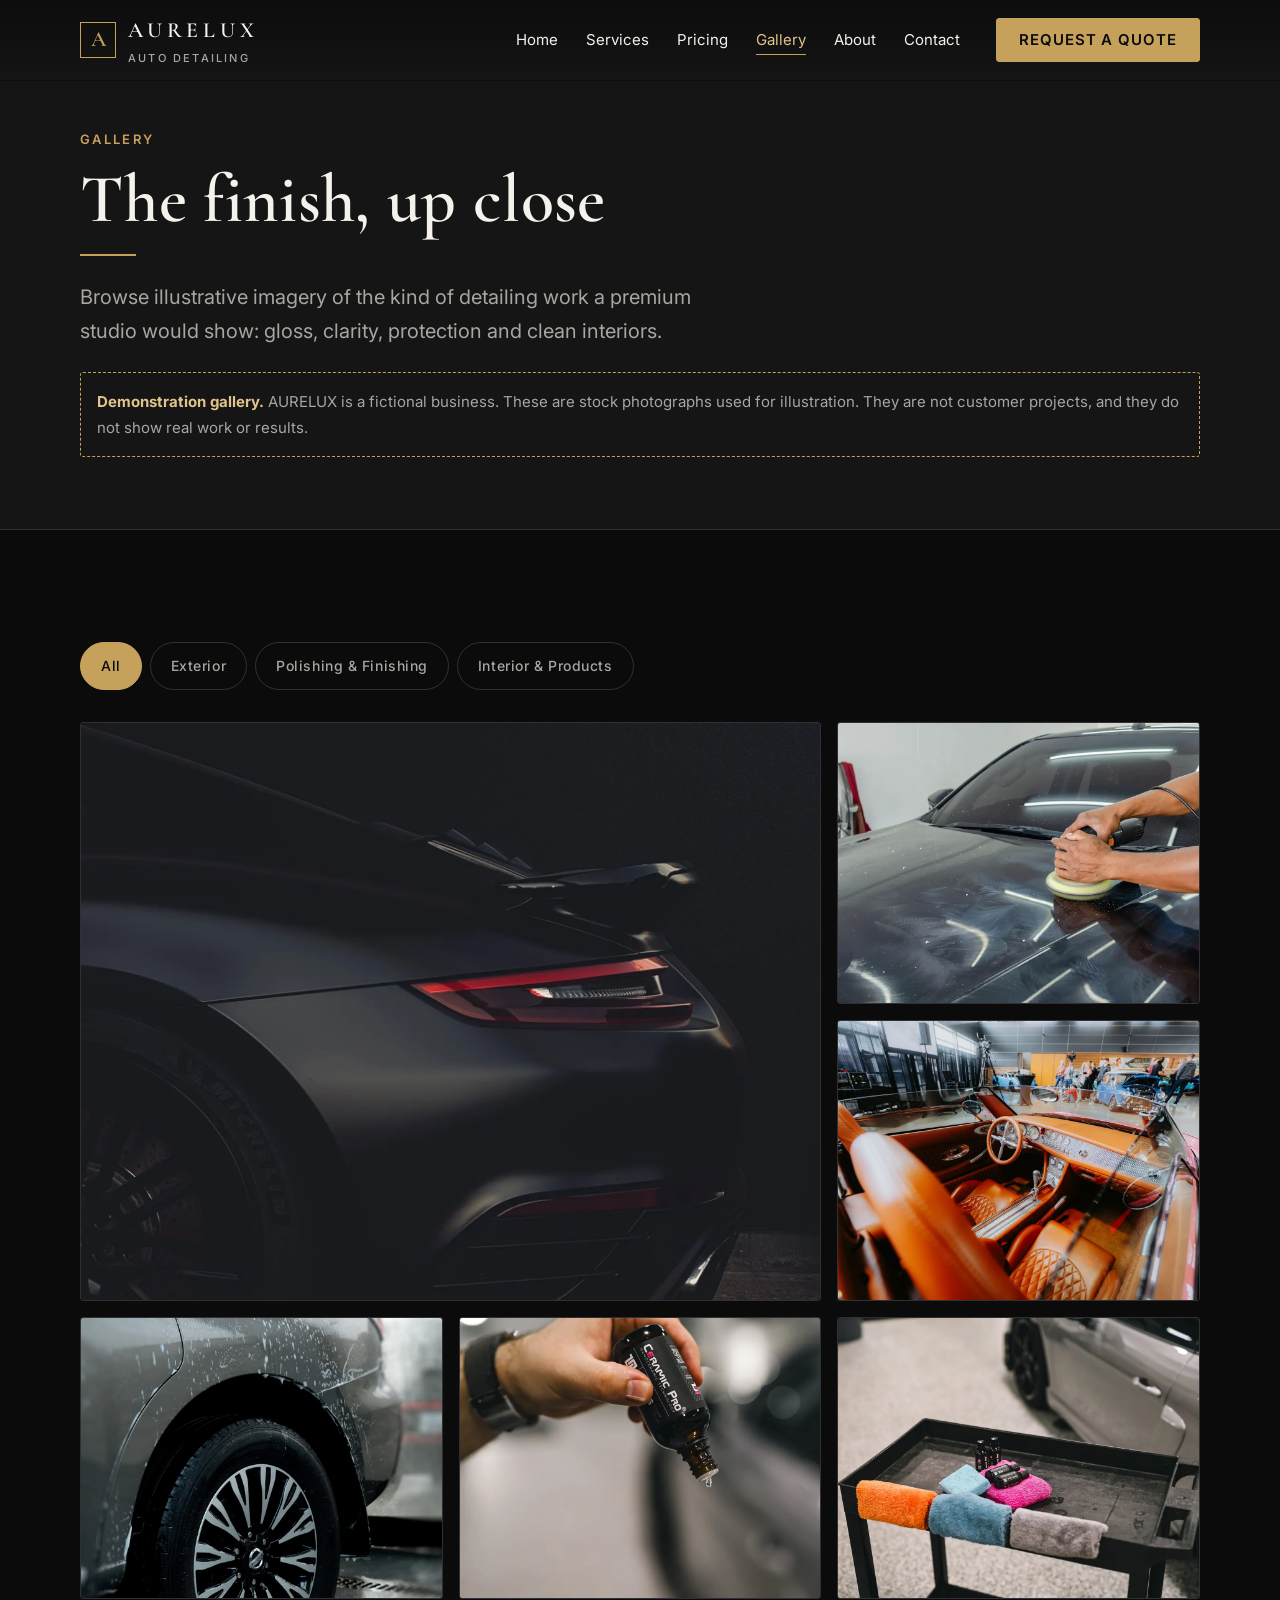
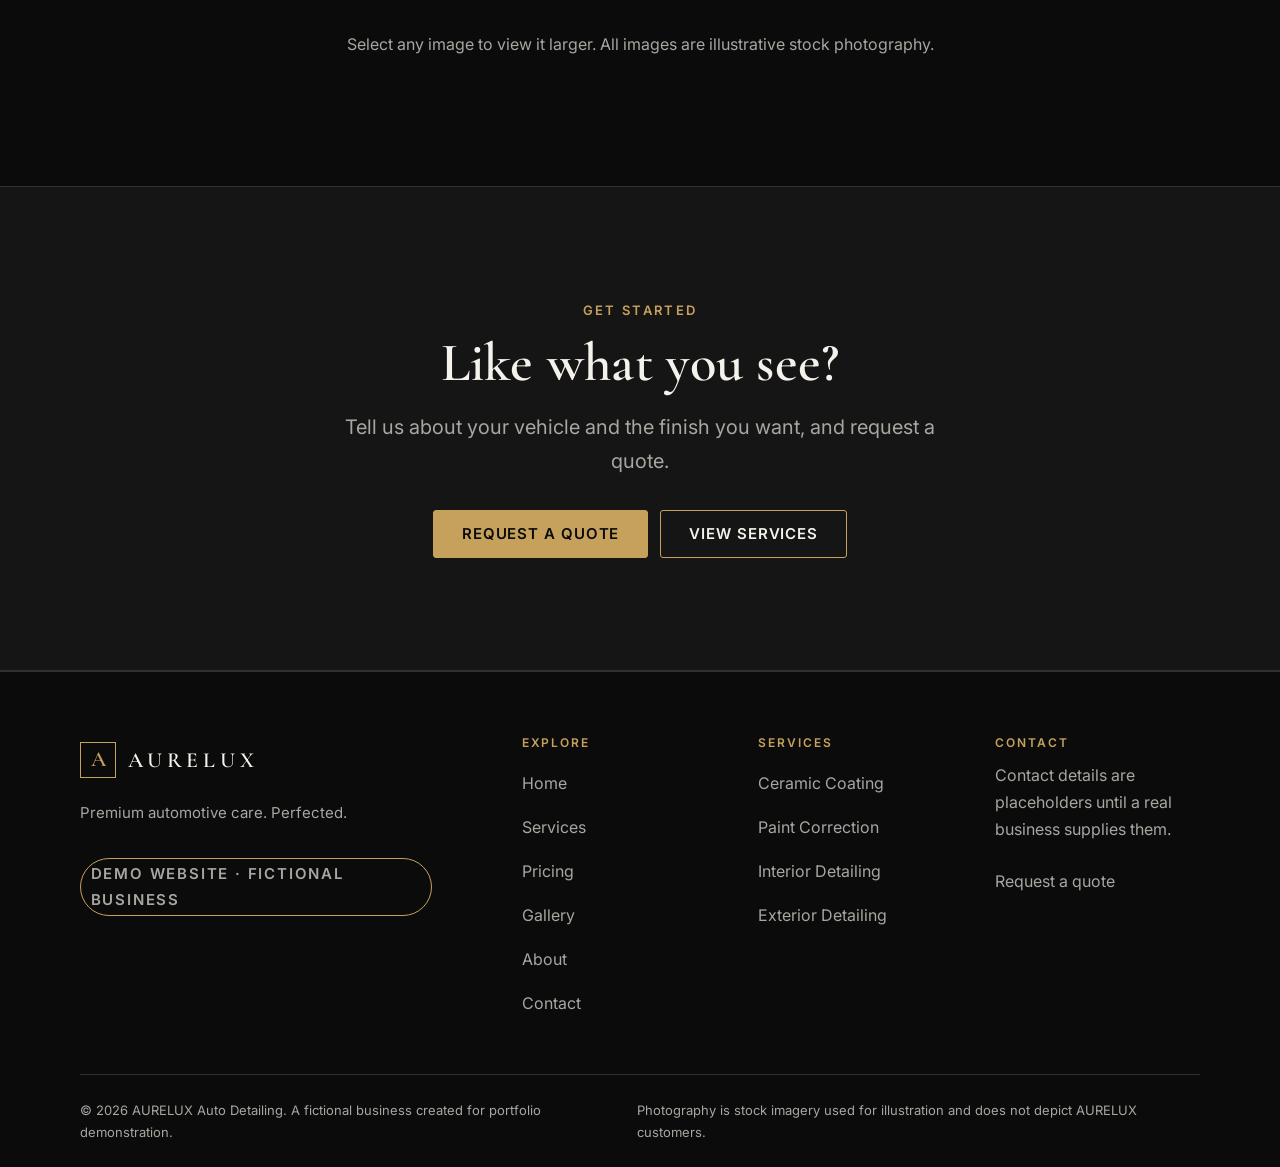
<file: gallery.html>
<!DOCTYPE html>
<html lang="en-US">
<head>
  <meta charset="utf-8">
  <meta name="viewport" content="width=device-width, initial-scale=1">

  <!-- Adds the "js" class BEFORE the stylesheet loads (menu + reveal depend on it) -->
  <script>document.documentElement.classList.add('js');</script>

  <title>Gallery | AURELUX Auto Detailing Demo, Costa Mesa CA</title>
  <meta name="description" content="An illustrative gallery of detailing imagery for AURELUX, a fictional premium car detailing studio created as a portfolio demonstration. Not real customer work.">
  <meta name="theme-color" content="#0B0B0C">

  <!-- Open Graph. TODO before publishing: add og:url and og:image with ABSOLUTE
       https:// URLs once the live domain is known. -->
  <meta property="og:type" content="website">
  <meta property="og:site_name" content="AURELUX Auto Detailing (demo)">
  <meta property="og:title" content="Gallery | AURELUX Auto Detailing">
  <meta property="og:description" content="Illustrative detailing imagery for a fictional studio concept, created for portfolio demonstration.">

  <link rel="icon" href="favicon.svg" type="image/svg+xml">

  <link rel="preconnect" href="https://fonts.googleapis.com">
  <link rel="preconnect" href="https://fonts.gstatic.com" crossorigin>
  <link rel="stylesheet" href="https://fonts.googleapis.com/css2?family=Cormorant+Garamond:wght@500;600&family=Inter:wght@400;500;600&display=swap">

  <link rel="stylesheet" href="css/style.css">
  <link rel="stylesheet" href="css/responsive.css">

  <!-- Both scripts are deferred, so they run in this order after the page is parsed -->
  <script src="js/main.js" defer></script>
  <script src="js/gallery.js" defer></script>
</head>
<body>
  <a class="skip-link" href="#main">Skip to main content</a>

  <!-- ===================== HEADER ===================== -->
  <header class="site-header">
    <div class="site-header__inner container">
      <a class="brand" href="index.html" aria-label="AURELUX Auto Detailing, home">
        <span class="brand__mark" aria-hidden="true">A</span>
        <span>
          <span class="brand__name">AURELUX</span>
          <span class="brand__sub">Auto Detailing</span>
        </span>
      </a>

      <button class="nav-toggle" type="button" aria-expanded="false" aria-controls="site-nav" aria-label="Open menu">
        <span class="nav-toggle__bars" aria-hidden="true"></span>
      </button>

      <nav id="site-nav" class="site-nav" aria-label="Primary">
        <ul class="site-nav__list">
          <li><a class="site-nav__link" href="index.html">Home</a></li>
          <li><a class="site-nav__link" href="services.html">Services</a></li>
          <li><a class="site-nav__link" href="pricing.html">Pricing</a></li>
          <li><a class="site-nav__link" href="gallery.html" aria-current="page">Gallery</a></li>
          <li><a class="site-nav__link" href="about.html">About</a></li>
          <li><a class="site-nav__link" href="contact.html">Contact</a></li>
        </ul>
        <div class="site-nav__cta">
          <a class="btn btn--primary" href="contact.html#quote">Request a Quote</a>
        </div>
      </nav>
    </div>
  </header>

  <main id="main">

    <!-- ===================== PAGE INTRO ===================== -->
    <section class="page-hero" aria-labelledby="page-title">
      <div class="container">
        <span class="eyebrow">Gallery</span>
        <h1 id="page-title">The finish, up close</h1>
        <hr class="gold-rule">
        <p class="lead">Browse illustrative imagery of the kind of detailing work a premium studio would show: gloss, clarity, protection and clean interiors.</p>
        <p class="demo-note"><strong>Demonstration gallery.</strong> AURELUX is a fictional business. These are stock photographs used for illustration. They are not customer projects, and they do not show real work or results.</p>
      </div>
    </section>

    <!-- ===================== GALLERY =====================
         IMAGES (put in assets/images/, 4:3 landscape):
           gallery-exterior-01.jpg  (feature tile, about 1600x1200)
           gallery-interior-01.jpg   gallery-correction-01.jpg   gallery-ceramic-01.jpg
           gallery-exterior-02.jpg   gallery-correction-02.jpg   gallery-interior-02.jpg
           gallery-ceramic-02.jpg    gallery-exterior-03.jpg     (each about 1200x900)
         Update every alt text to describe the photo you actually use.
         To add a tile: copy one <button> block and set data-category to one of
         exterior, interior, correction or ceramic. -->
    <section class="section" aria-labelledby="gallery-title">
      <div class="container">
        <h2 id="gallery-title" class="visually-hidden">Illustrative gallery images</h2>

        <noscript>
          <p class="demo-note">Category filters and the enlarged image view need JavaScript, which appears to be turned off in your browser.</p>
        </noscript>

        <!-- Hidden until gallery.js runs, so the buttons are never shown without a working script -->
        <div class="filter-bar" id="gallery-filters" role="group" aria-label="Filter gallery by category" hidden>
          <button class="filter-chip" type="button" data-filter="all" aria-pressed="true">All</button>
          <button class="filter-chip" type="button" data-filter="exterior" aria-pressed="false">Exterior</button>
          <button class="filter-chip" type="button" data-filter="polishing" aria-pressed="false">Polishing &amp; Finishing</button>
          <button class="filter-chip" type="button" data-filter="interior" aria-pressed="false">Interior &amp; Products</button>
        </div>

        <!-- Announces filter results to screen readers -->
        <p class="visually-hidden" id="gallery-status" role="status" aria-live="polite"></p>

        <div class="gallery-grid" id="gallery-grid">

          <button class="gallery-item gallery-item--feature" type="button" data-category="exterior" aria-haspopup="dialog">
            <img src="assets/images/exterior-black-sports-car.webp" alt="Demonstration image: black sports car in side view against a dark backdrop with a glossy finish" width="1600" height="1200" loading="lazy">
            <span class="gallery-item__caption" aria-hidden="true"><span>Exterior</span>Glossy black paint in low light (demo image)</span>
          </button>

          <button class="gallery-item" type="button" data-category="polishing" aria-haspopup="dialog">
            <img src="assets/images/polishing-black-car.webp" alt="Demonstration image: machine polishing the paint of a black car in a workshop" width="1200" height="900" loading="lazy">
            <span class="gallery-item__caption" aria-hidden="true"><span>Polishing &amp; Finishing</span>Machine polishing in a workshop (demo image)</span>
          </button>

          <button class="gallery-item" type="button" data-category="interior" aria-haspopup="dialog">
            <img src="assets/images/interior-leather-seats.webp" alt="Demonstration image: luxury car interior with diamond-stitched leather seats" width="1200" height="900" loading="lazy">
            <span class="gallery-item__caption" aria-hidden="true"><span>Interior &amp; Products</span>Leather seats and stitching detail (demo image)</span>
          </button>

          <button class="gallery-item" type="button" data-category="exterior" aria-haspopup="dialog">
            <img src="assets/images/exterior-wheel-wash.webp" alt="Demonstration image: close-up of a car wheel with water droplets during a wash" width="1200" height="900" loading="lazy">
            <span class="gallery-item__caption" aria-hidden="true"><span>Exterior</span>Wheel and paint during a wash (demo image)</span>
          </button>

          <button class="gallery-item" type="button" data-category="polishing" aria-haspopup="dialog">
            <img src="assets/images/finishing-protective-product.webp" alt="Demonstration image: hands applying a protective detailing product to a car with a blue sponge" width="1200" height="900" loading="lazy">
            <span class="gallery-item__caption" aria-hidden="true"><span>Polishing &amp; Finishing</span>Applying a protective detailing product (demo image)</span>
          </button>

          <button class="gallery-item" type="button" data-category="interior" aria-haspopup="dialog">
            <img src="assets/images/detailing-products-cart.webp" alt="Demonstration image: detailing products and cloths on a cart beside a car in a garage" width="1200" height="900" loading="lazy">
            <span class="gallery-item__caption" aria-hidden="true"><span>Interior &amp; Products</span>Detailing products on a garage cart (demo image)</span>
          </button>

        </div>

        <p class="gallery-empty" id="gallery-empty" hidden>No images in this category yet.</p>

        <p class="text-muted text-center mt-6">Select any image to view it larger. All images are illustrative stock photography.</p>
      </div>
    </section>

    <!-- ===================== FINAL CTA ===================== -->
    <section class="cta-band" aria-labelledby="cta-title">
      <div class="container">
        <span class="eyebrow">Get started</span>
        <h2 id="cta-title">Like what you see?</h2>
        <p class="lead">Tell us about your vehicle and the finish you want, and request a quote.</p>
        <div class="btn-row">
          <a class="btn btn--primary" href="contact.html#quote">Request a Quote</a>
          <a class="btn btn--secondary" href="services.html">View Services</a>
        </div>
      </div>
    </section>

  </main>

  <!-- ===================== FOOTER ===================== -->
  <footer class="site-footer">
    <div class="container">
      <div class="footer-grid">
        <div class="footer-brand">
          <a class="brand" href="index.html" aria-label="AURELUX Auto Detailing, home">
            <span class="brand__mark" aria-hidden="true">A</span>
            <span class="brand__name">AURELUX</span>
          </a>
          <p>Premium automotive care. Perfected.</p>
          <p class="badge-demo">Demo website &middot; Fictional business</p>
        </div>

        <nav class="footer-nav" aria-labelledby="footer-pages">
          <h2 id="footer-pages" class="footer-title">Explore</h2>
          <ul>
            <li><a href="index.html">Home</a></li>
            <li><a href="services.html">Services</a></li>
            <li><a href="pricing.html">Pricing</a></li>
            <li><a href="gallery.html">Gallery</a></li>
            <li><a href="about.html">About</a></li>
            <li><a href="contact.html">Contact</a></li>
          </ul>
        </nav>

        <nav class="footer-nav" aria-labelledby="footer-services">
          <h2 id="footer-services" class="footer-title">Services</h2>
          <ul>
            <li><a href="services.html#ceramic-coating">Ceramic Coating</a></li>
            <li><a href="services.html#paint-correction">Paint Correction</a></li>
            <li><a href="services.html#interior-detailing">Interior Detailing</a></li>
            <li><a href="services.html#exterior-detailing">Exterior Detailing</a></li>
          </ul>
        </nav>

        <div class="footer-nav">
          <h2 class="footer-title">Contact</h2>
          <p class="text-muted">Contact details are placeholders until a real business supplies them.</p>
          <a href="contact.html#quote">Request a quote</a>
        </div>
      </div>

      <div class="footer-bottom">
        <p>&copy; <span id="year">2026</span> AURELUX Auto Detailing. A fictional business created for portfolio demonstration.</p>
        <p>Photography is stock imagery used for illustration and does not depict AURELUX customers.</p>
      </div>
    </div>
  </footer>

  <!-- ===================== LIGHTBOX (native <dialog>) =====================
       Opened with showModal(): focus is trapped inside, Escape closes it,
       and the page behind becomes inert. The close button is first so it
       receives focus when the dialog opens. -->
  <dialog class="lightbox" id="lightbox" aria-label="Enlarged image viewer">
    <p class="lightbox__counter" id="lightbox-counter" aria-hidden="true"></p>
    <p class="visually-hidden" id="lightbox-status" role="status" aria-live="polite"></p>

    <button class="lightbox__btn lightbox__close" id="lightbox-close" type="button" aria-label="Close enlarged view" autofocus>&times;</button>
    <button class="lightbox__btn lightbox__prev" id="lightbox-prev" type="button" aria-label="Previous image">&#8592;</button>

    <figure class="lightbox__figure">
      <!-- 1x1 transparent placeholder; gallery.js swaps in the real image -->
      <img class="lightbox__img" id="lightbox-img" alt="" src="[data-uri]">
      <figcaption class="lightbox__caption" id="lightbox-caption"></figcaption>
    </figure>

    <button class="lightbox__btn lightbox__next" id="lightbox-next" type="button" aria-label="Next image">&#8594;</button>
  </dialog>
</body>
</html>
</file>
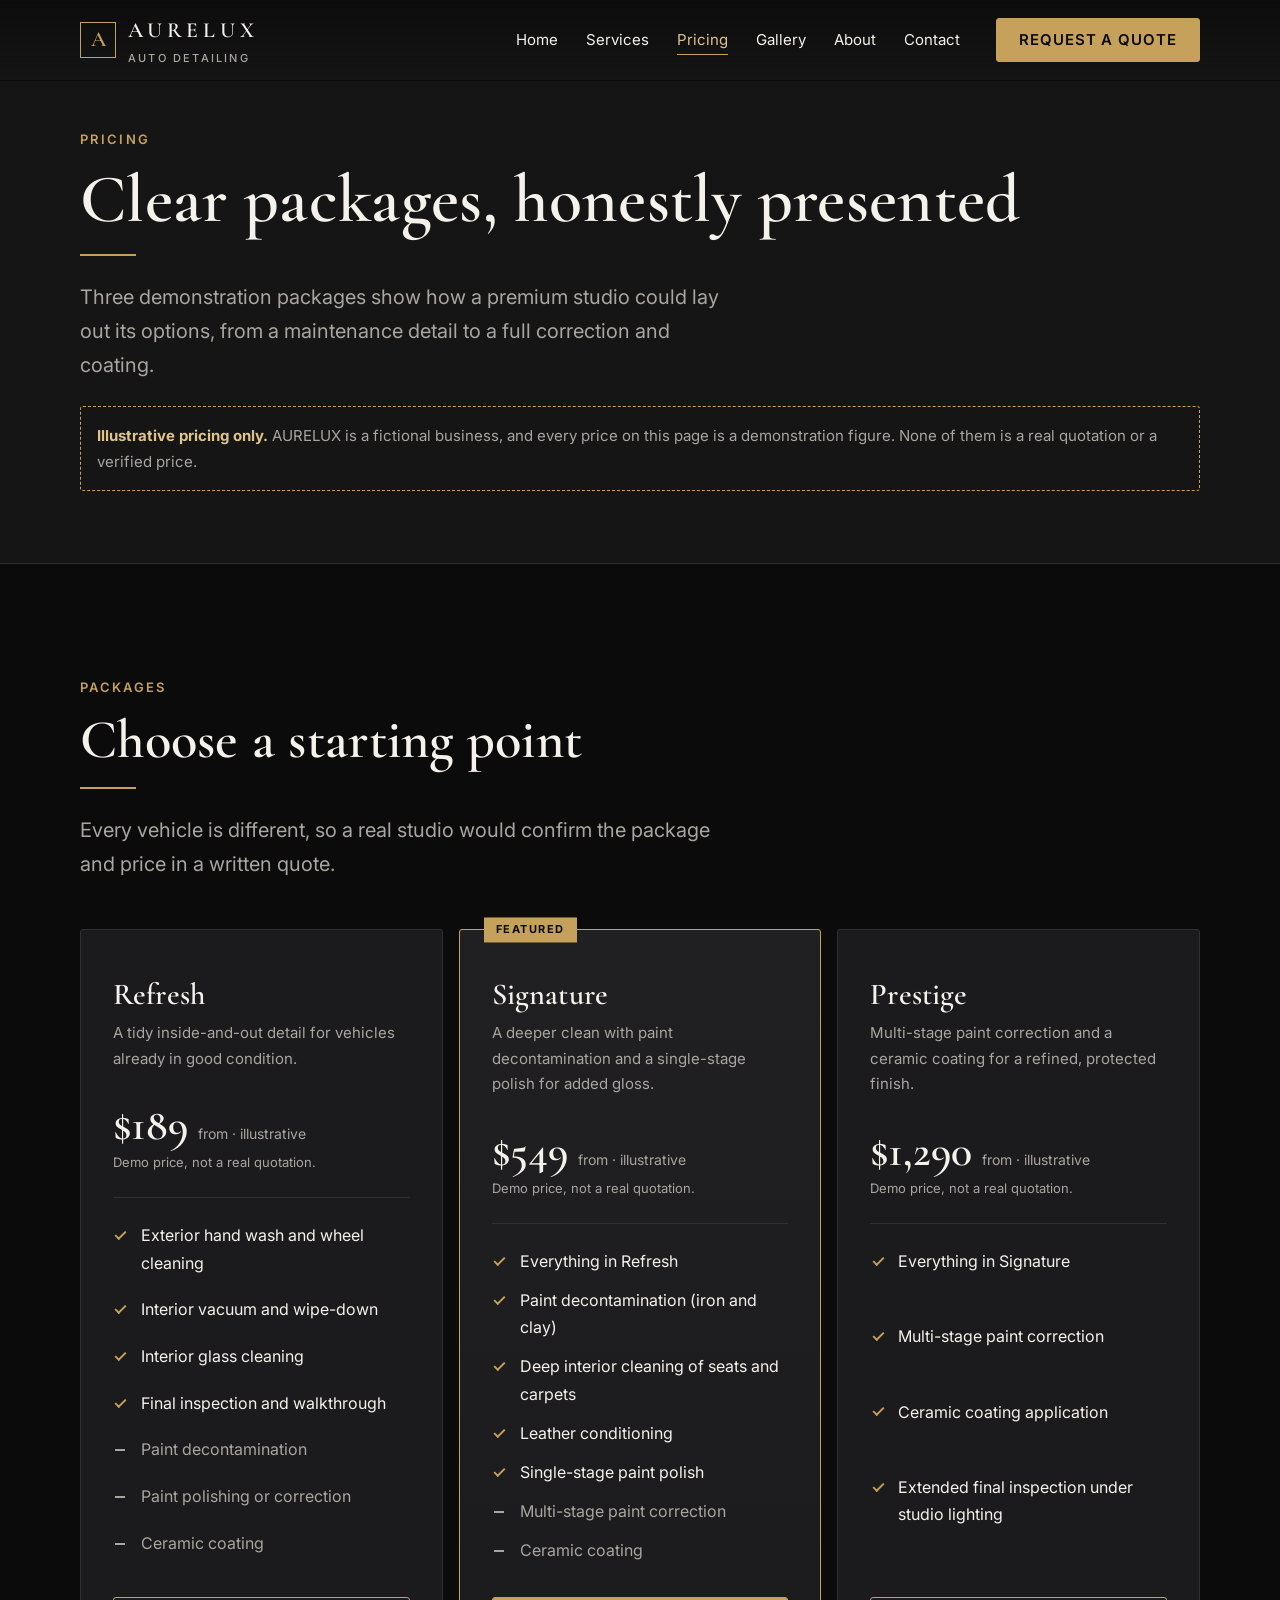
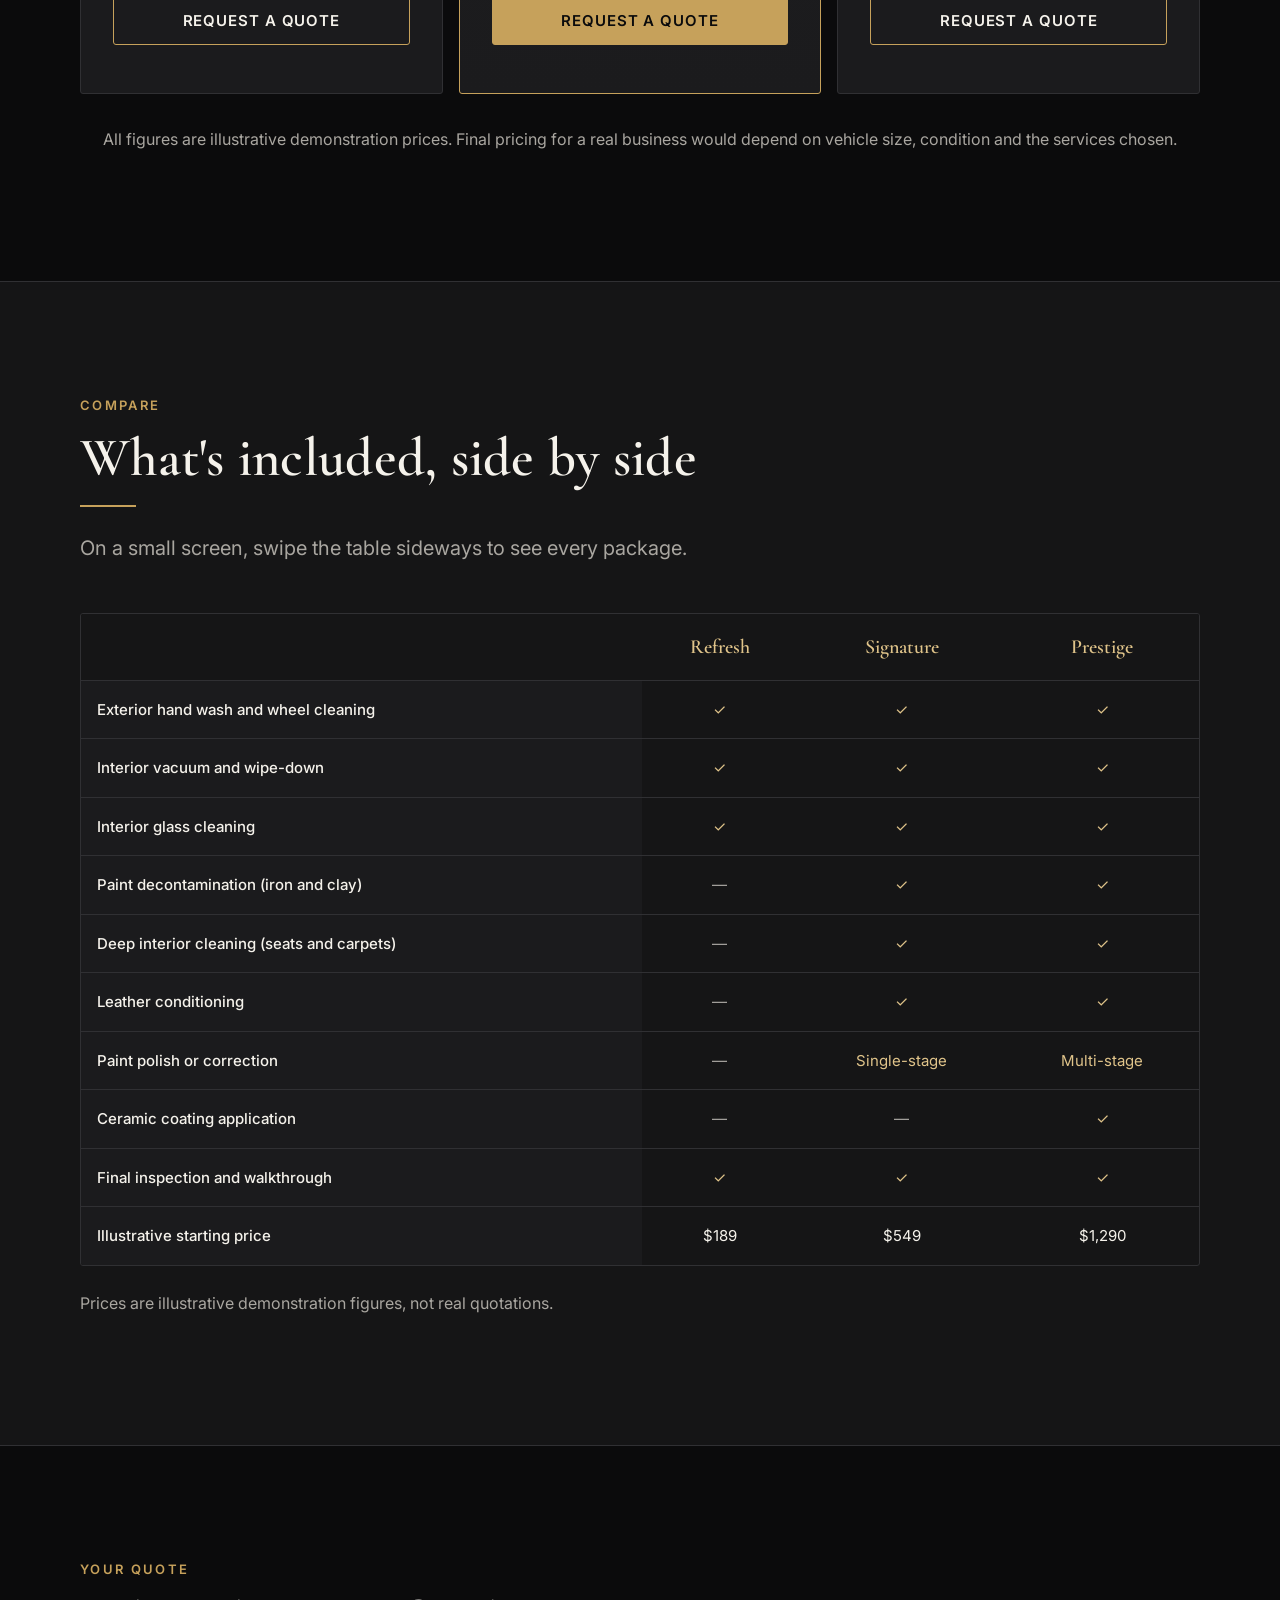
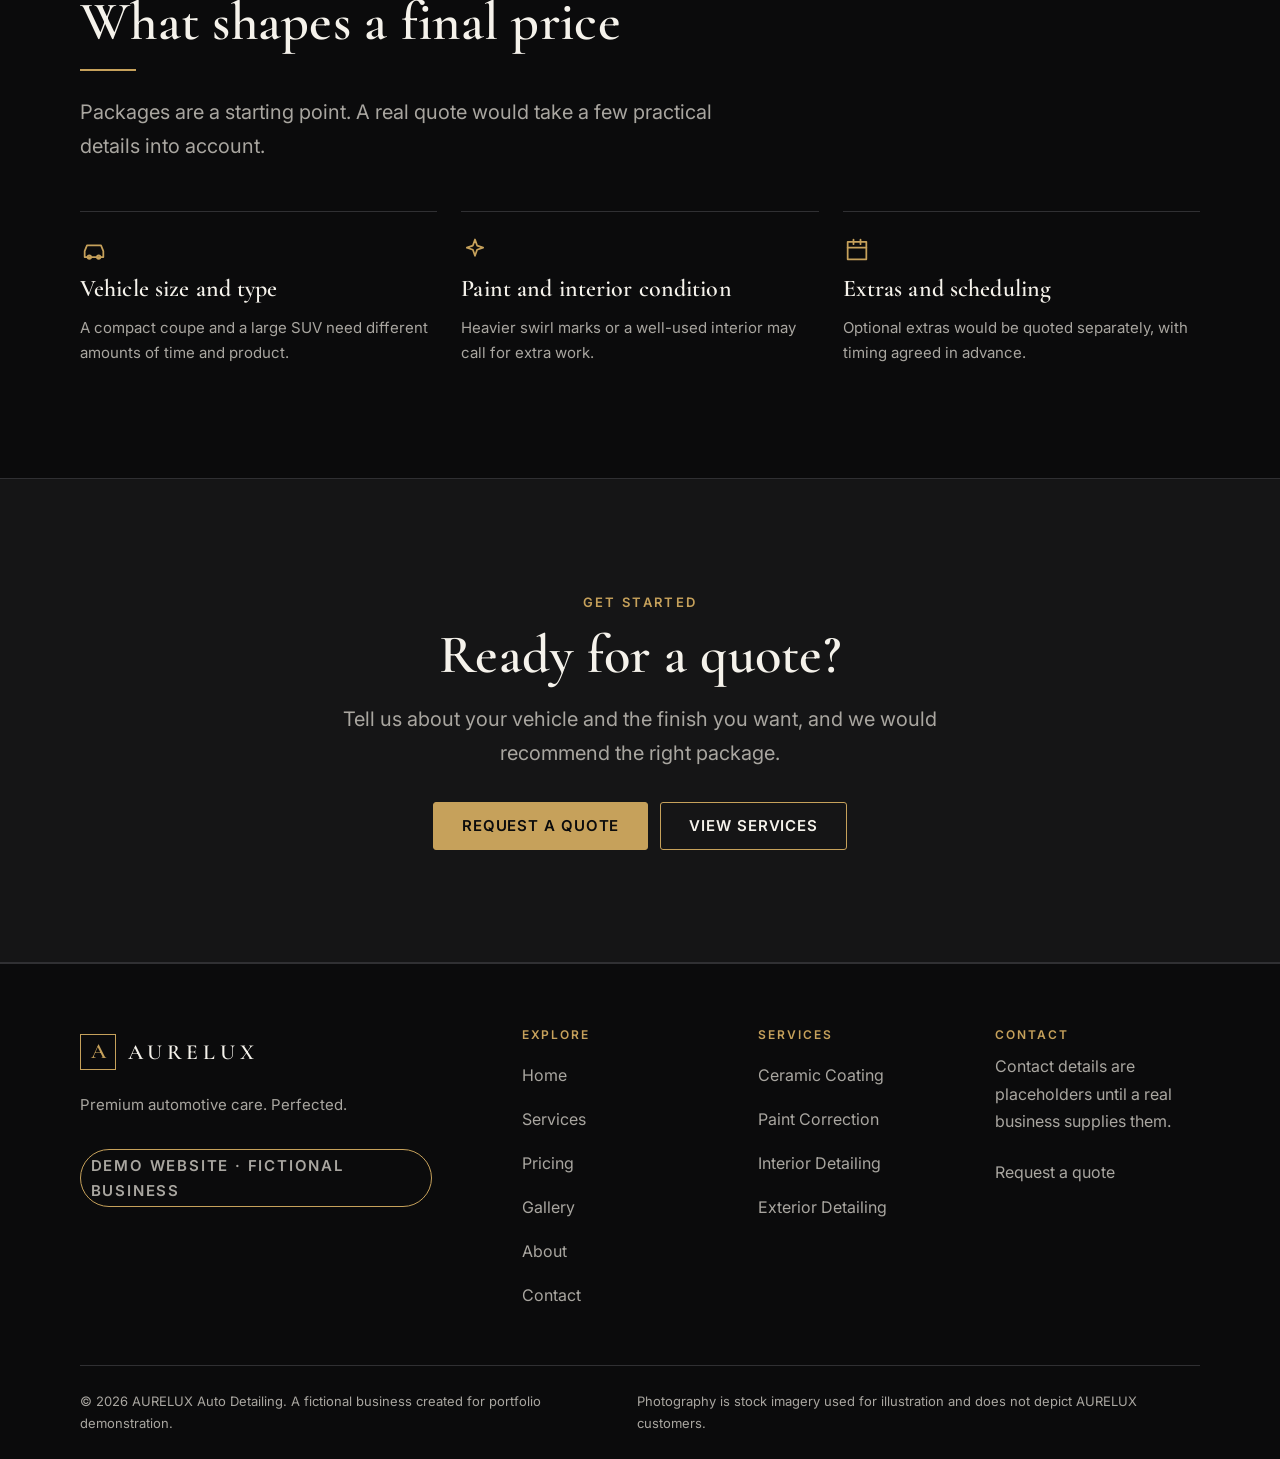
<file: pricing.html>
<!DOCTYPE html>
<html lang="en-US">
<head>
  <meta charset="utf-8">
  <meta name="viewport" content="width=device-width, initial-scale=1">

  <!-- Adds the "js" class BEFORE the stylesheet loads (menu + reveal depend on it) -->
  <script>document.documentElement.classList.add('js');</script>

  <title>Illustrative Pricing &amp; Packages | AURELUX Auto Detailing Demo</title>
  <meta name="description" content="Compare three illustrative detailing packages from AURELUX, a fictional premium detailing studio. Demo prices only, created for portfolio demonstration.">
  <meta name="theme-color" content="#0B0B0C">

  <!-- Open Graph. TODO before publishing: add og:url and og:image with ABSOLUTE
       https:// URLs once the live domain is known. -->
  <meta property="og:type" content="website">
  <meta property="og:site_name" content="AURELUX Auto Detailing (demo)">
  <meta property="og:title" content="Illustrative Pricing | AURELUX Auto Detailing">
  <meta property="og:description" content="Three demonstration detailing packages with illustrative prices. A fictional studio concept for portfolio use.">

  <link rel="icon" href="favicon.svg" type="image/svg+xml">

  <link rel="preconnect" href="https://fonts.googleapis.com">
  <link rel="preconnect" href="https://fonts.gstatic.com" crossorigin>
  <link rel="stylesheet" href="https://fonts.googleapis.com/css2?family=Cormorant+Garamond:wght@500;600&family=Inter:wght@400;500;600&display=swap">

  <link rel="stylesheet" href="css/style.css">
  <link rel="stylesheet" href="css/responsive.css">

  <script src="js/main.js" defer></script>
</head>
<body>
  <a class="skip-link" href="#main">Skip to main content</a>

  <!-- ===================== HEADER ===================== -->
  <header class="site-header">
    <div class="site-header__inner container">
      <a class="brand" href="index.html" aria-label="AURELUX Auto Detailing, home">
        <span class="brand__mark" aria-hidden="true">A</span>
        <span>
          <span class="brand__name">AURELUX</span>
          <span class="brand__sub">Auto Detailing</span>
        </span>
      </a>

      <button class="nav-toggle" type="button" aria-expanded="false" aria-controls="site-nav" aria-label="Open menu">
        <span class="nav-toggle__bars" aria-hidden="true"></span>
      </button>

      <nav id="site-nav" class="site-nav" aria-label="Primary">
        <ul class="site-nav__list">
          <li><a class="site-nav__link" href="index.html">Home</a></li>
          <li><a class="site-nav__link" href="services.html">Services</a></li>
          <li><a class="site-nav__link" href="pricing.html" aria-current="page">Pricing</a></li>
          <li><a class="site-nav__link" href="gallery.html">Gallery</a></li>
          <li><a class="site-nav__link" href="about.html">About</a></li>
          <li><a class="site-nav__link" href="contact.html">Contact</a></li>
        </ul>
        <div class="site-nav__cta">
          <a class="btn btn--primary" href="contact.html#quote">Request a Quote</a>
        </div>
      </nav>
    </div>
  </header>

  <main id="main">

    <!-- ===================== PAGE INTRO ===================== -->
    <section class="page-hero" aria-labelledby="page-title">
      <div class="container">
        <span class="eyebrow">Pricing</span>
        <h1 id="page-title">Clear packages, honestly presented</h1>
        <hr class="gold-rule">
        <p class="lead">Three demonstration packages show how a premium studio could lay out its options, from a maintenance detail to a full correction and coating.</p>
        <p class="demo-note"><strong>Illustrative pricing only.</strong> AURELUX is a fictional business, and every price on this page is a demonstration figure. None of them is a real quotation or a verified price.</p>
      </div>
    </section>

    <!-- ===================== PACKAGES ===================== -->
    <section class="section" id="packages" aria-labelledby="packages-title">
      <div class="container">
        <div class="section-head">
          <span class="eyebrow">Packages</span>
          <h2 id="packages-title">Choose a starting point</h2>
          <hr class="gold-rule">
          <p class="lead">Every vehicle is different, so a real studio would confirm the package and price in a written quote.</p>
        </div>

        <div class="pricing-grid">

          <article class="tier reveal">
            <h3 class="tier__name">Refresh</h3>
            <p class="tier__desc">A tidy inside-and-out detail for vehicles already in good condition.</p>
            <p class="tier__price">$189 <small>from &middot; illustrative</small></p>
            <p class="tier__note">Demo price, not a real quotation.</p>
            <ul class="check-list tier__list">
              <li>Exterior hand wash and wheel cleaning</li>
              <li>Interior vacuum and wipe-down</li>
              <li>Interior glass cleaning</li>
              <li>Final inspection and walkthrough</li>
              <li class="is-off"><span class="visually-hidden">Not included: </span>Paint decontamination</li>
              <li class="is-off"><span class="visually-hidden">Not included: </span>Paint polishing or correction</li>
              <li class="is-off"><span class="visually-hidden">Not included: </span>Ceramic coating</li>
            </ul>
            <a class="btn btn--secondary btn--block" href="contact.html#quote">Request a Quote<span class="visually-hidden"> for the Refresh package</span></a>
          </article>

          <article class="tier tier--featured reveal">
            <span class="tier__flag">Featured</span>
            <h3 class="tier__name">Signature</h3>
            <p class="tier__desc">A deeper clean with paint decontamination and a single-stage polish for added gloss.</p>
            <p class="tier__price">$549 <small>from &middot; illustrative</small></p>
            <p class="tier__note">Demo price, not a real quotation.</p>
            <ul class="check-list tier__list">
              <li>Everything in Refresh</li>
              <li>Paint decontamination (iron and clay)</li>
              <li>Deep interior cleaning of seats and carpets</li>
              <li>Leather conditioning</li>
              <li>Single-stage paint polish</li>
              <li class="is-off"><span class="visually-hidden">Not included: </span>Multi-stage paint correction</li>
              <li class="is-off"><span class="visually-hidden">Not included: </span>Ceramic coating</li>
            </ul>
            <a class="btn btn--primary btn--block" href="contact.html#quote">Request a Quote<span class="visually-hidden"> for the Signature package</span></a>
          </article>

          <article class="tier reveal">
            <h3 class="tier__name">Prestige</h3>
            <p class="tier__desc">Multi-stage paint correction and a ceramic coating for a refined, protected finish.</p>
            <p class="tier__price">$1,290 <small>from &middot; illustrative</small></p>
            <p class="tier__note">Demo price, not a real quotation.</p>
            <ul class="check-list tier__list">
              <li>Everything in Signature</li>
              <li>Multi-stage paint correction</li>
              <li>Ceramic coating application</li>
              <li>Extended final inspection under studio lighting</li>
            </ul>
            <a class="btn btn--secondary btn--block" href="contact.html#quote">Request a Quote<span class="visually-hidden"> for the Prestige package</span></a>
          </article>

        </div>

        <p class="text-muted text-center mt-6">All figures are illustrative demonstration prices. Final pricing for a real business would depend on vehicle size, condition and the services chosen.</p>
      </div>
    </section>

    <!-- ===================== COMPARISON TABLE ===================== -->
    <section class="section section--alt" id="compare" aria-labelledby="compare-title">
      <div class="container">
        <div class="section-head">
          <span class="eyebrow">Compare</span>
          <h2 id="compare-title">What's included, side by side</h2>
          <hr class="gold-rule">
          <p class="lead">On a small screen, swipe the table sideways to see every package.</p>
        </div>

        <div class="table-scroll" role="region" aria-label="Package comparison table, scrolls sideways on small screens" tabindex="0">
          <table class="comparison-table">
            <caption class="visually-hidden">Illustrative comparison of the Refresh, Signature and Prestige packages</caption>
            <thead>
              <tr>
                <th scope="col"><span class="visually-hidden">Feature</span></th>
                <th scope="col">Refresh</th>
                <th scope="col">Signature</th>
                <th scope="col">Prestige</th>
              </tr>
            </thead>
            <tbody>
              <tr>
                <th scope="row">Exterior hand wash and wheel cleaning</th>
                <td class="is-yes"><span aria-hidden="true">&#10003;</span><span class="visually-hidden">Included</span></td>
                <td class="is-yes"><span aria-hidden="true">&#10003;</span><span class="visually-hidden">Included</span></td>
                <td class="is-yes"><span aria-hidden="true">&#10003;</span><span class="visually-hidden">Included</span></td>
              </tr>
              <tr>
                <th scope="row">Interior vacuum and wipe-down</th>
                <td class="is-yes"><span aria-hidden="true">&#10003;</span><span class="visually-hidden">Included</span></td>
                <td class="is-yes"><span aria-hidden="true">&#10003;</span><span class="visually-hidden">Included</span></td>
                <td class="is-yes"><span aria-hidden="true">&#10003;</span><span class="visually-hidden">Included</span></td>
              </tr>
              <tr>
                <th scope="row">Interior glass cleaning</th>
                <td class="is-yes"><span aria-hidden="true">&#10003;</span><span class="visually-hidden">Included</span></td>
                <td class="is-yes"><span aria-hidden="true">&#10003;</span><span class="visually-hidden">Included</span></td>
                <td class="is-yes"><span aria-hidden="true">&#10003;</span><span class="visually-hidden">Included</span></td>
              </tr>
              <tr>
                <th scope="row">Paint decontamination (iron and clay)</th>
                <td class="is-no"><span aria-hidden="true">&mdash;</span><span class="visually-hidden">Not included</span></td>
                <td class="is-yes"><span aria-hidden="true">&#10003;</span><span class="visually-hidden">Included</span></td>
                <td class="is-yes"><span aria-hidden="true">&#10003;</span><span class="visually-hidden">Included</span></td>
              </tr>
              <tr>
                <th scope="row">Deep interior cleaning (seats and carpets)</th>
                <td class="is-no"><span aria-hidden="true">&mdash;</span><span class="visually-hidden">Not included</span></td>
                <td class="is-yes"><span aria-hidden="true">&#10003;</span><span class="visually-hidden">Included</span></td>
                <td class="is-yes"><span aria-hidden="true">&#10003;</span><span class="visually-hidden">Included</span></td>
              </tr>
              <tr>
                <th scope="row">Leather conditioning</th>
                <td class="is-no"><span aria-hidden="true">&mdash;</span><span class="visually-hidden">Not included</span></td>
                <td class="is-yes"><span aria-hidden="true">&#10003;</span><span class="visually-hidden">Included</span></td>
                <td class="is-yes"><span aria-hidden="true">&#10003;</span><span class="visually-hidden">Included</span></td>
              </tr>
              <tr>
                <th scope="row">Paint polish or correction</th>
                <td class="is-no"><span aria-hidden="true">&mdash;</span><span class="visually-hidden">Not included</span></td>
                <td class="is-yes">Single-stage</td>
                <td class="is-yes">Multi-stage</td>
              </tr>
              <tr>
                <th scope="row">Ceramic coating application</th>
                <td class="is-no"><span aria-hidden="true">&mdash;</span><span class="visually-hidden">Not included</span></td>
                <td class="is-no"><span aria-hidden="true">&mdash;</span><span class="visually-hidden">Not included</span></td>
                <td class="is-yes"><span aria-hidden="true">&#10003;</span><span class="visually-hidden">Included</span></td>
              </tr>
              <tr>
                <th scope="row">Final inspection and walkthrough</th>
                <td class="is-yes"><span aria-hidden="true">&#10003;</span><span class="visually-hidden">Included</span></td>
                <td class="is-yes"><span aria-hidden="true">&#10003;</span><span class="visually-hidden">Included</span></td>
                <td class="is-yes"><span aria-hidden="true">&#10003;</span><span class="visually-hidden">Included</span></td>
              </tr>
              <tr>
                <th scope="row">Illustrative starting price</th>
                <td>$189</td>
                <td>$549</td>
                <td>$1,290</td>
              </tr>
            </tbody>
          </table>
        </div>
        <p class="text-muted mt-5">Prices are illustrative demonstration figures, not real quotations.</p>
      </div>
    </section>

    <!-- ===================== HOW A REAL QUOTE WORKS ===================== -->
    <section class="section" aria-labelledby="quote-title">
      <div class="container">
        <div class="section-head">
          <span class="eyebrow">Your quote</span>
          <h2 id="quote-title">What shapes a final price</h2>
          <hr class="gold-rule">
          <p class="lead">Packages are a starting point. A real quote would take a few practical details into account.</p>
        </div>

        <div class="grid grid--3">
          <div class="feature reveal">
            <svg class="icon" viewBox="0 0 24 24" aria-hidden="true"><path d="M4 13l2-5h12l2 5v5H4v-5z"/><circle cx="8" cy="18" r="1.5"/><circle cx="16" cy="18" r="1.5"/></svg>
            <h3>Vehicle size and type</h3>
            <p>A compact coupe and a large SUV need different amounts of time and product.</p>
          </div>
          <div class="feature reveal">
            <svg class="icon" viewBox="0 0 24 24" aria-hidden="true"><path d="M12 3l1.8 5.2L19 10l-5.2 1.8L12 17l-1.8-5.2L5 10l5.2-1.8L12 3z"/></svg>
            <h3>Paint and interior condition</h3>
            <p>Heavier swirl marks or a well-used interior may call for extra work.</p>
          </div>
          <div class="feature reveal">
            <svg class="icon" viewBox="0 0 24 24" aria-hidden="true"><rect x="4" y="5" width="16" height="15"/><path d="M4 10h16M9 3v4M15 3v4"/></svg>
            <h3>Extras and scheduling</h3>
            <p>Optional extras would be quoted separately, with timing agreed in advance.</p>
          </div>
        </div>
      </div>
    </section>

    <!-- ===================== FINAL CTA ===================== -->
    <section class="cta-band" aria-labelledby="cta-title">
      <div class="container">
        <span class="eyebrow">Get started</span>
        <h2 id="cta-title">Ready for a quote?</h2>
        <p class="lead">Tell us about your vehicle and the finish you want, and we would recommend the right package.</p>
        <div class="btn-row">
          <a class="btn btn--primary" href="contact.html#quote">Request a Quote</a>
          <a class="btn btn--secondary" href="services.html">View Services</a>
        </div>
      </div>
    </section>

  </main>

  <!-- ===================== FOOTER ===================== -->
  <footer class="site-footer">
    <div class="container">
      <div class="footer-grid">
        <div class="footer-brand">
          <a class="brand" href="index.html" aria-label="AURELUX Auto Detailing, home">
            <span class="brand__mark" aria-hidden="true">A</span>
            <span class="brand__name">AURELUX</span>
          </a>
          <p>Premium automotive care. Perfected.</p>
          <p class="badge-demo">Demo website &middot; Fictional business</p>
        </div>

        <nav class="footer-nav" aria-labelledby="footer-pages">
          <h2 id="footer-pages" class="footer-title">Explore</h2>
          <ul>
            <li><a href="index.html">Home</a></li>
            <li><a href="services.html">Services</a></li>
            <li><a href="pricing.html">Pricing</a></li>
            <li><a href="gallery.html">Gallery</a></li>
            <li><a href="about.html">About</a></li>
            <li><a href="contact.html">Contact</a></li>
          </ul>
        </nav>

        <nav class="footer-nav" aria-labelledby="footer-services">
          <h2 id="footer-services" class="footer-title">Services</h2>
          <ul>
            <li><a href="services.html#ceramic-coating">Ceramic Coating</a></li>
            <li><a href="services.html#paint-correction">Paint Correction</a></li>
            <li><a href="services.html#interior-detailing">Interior Detailing</a></li>
            <li><a href="services.html#exterior-detailing">Exterior Detailing</a></li>
          </ul>
        </nav>

        <div class="footer-nav">
          <h2 class="footer-title">Contact</h2>
          <p class="text-muted">Contact details are placeholders until a real business supplies them.</p>
          <a href="contact.html#quote">Request a quote</a>
        </div>
      </div>

      <div class="footer-bottom">
        <p>&copy; <span id="year">2026</span> AURELUX Auto Detailing. A fictional business created for portfolio demonstration.</p>
        <p>Photography is stock imagery used for illustration and does not depict AURELUX customers.</p>
      </div>
    </div>
  </footer>
</body>
</html>
</file>
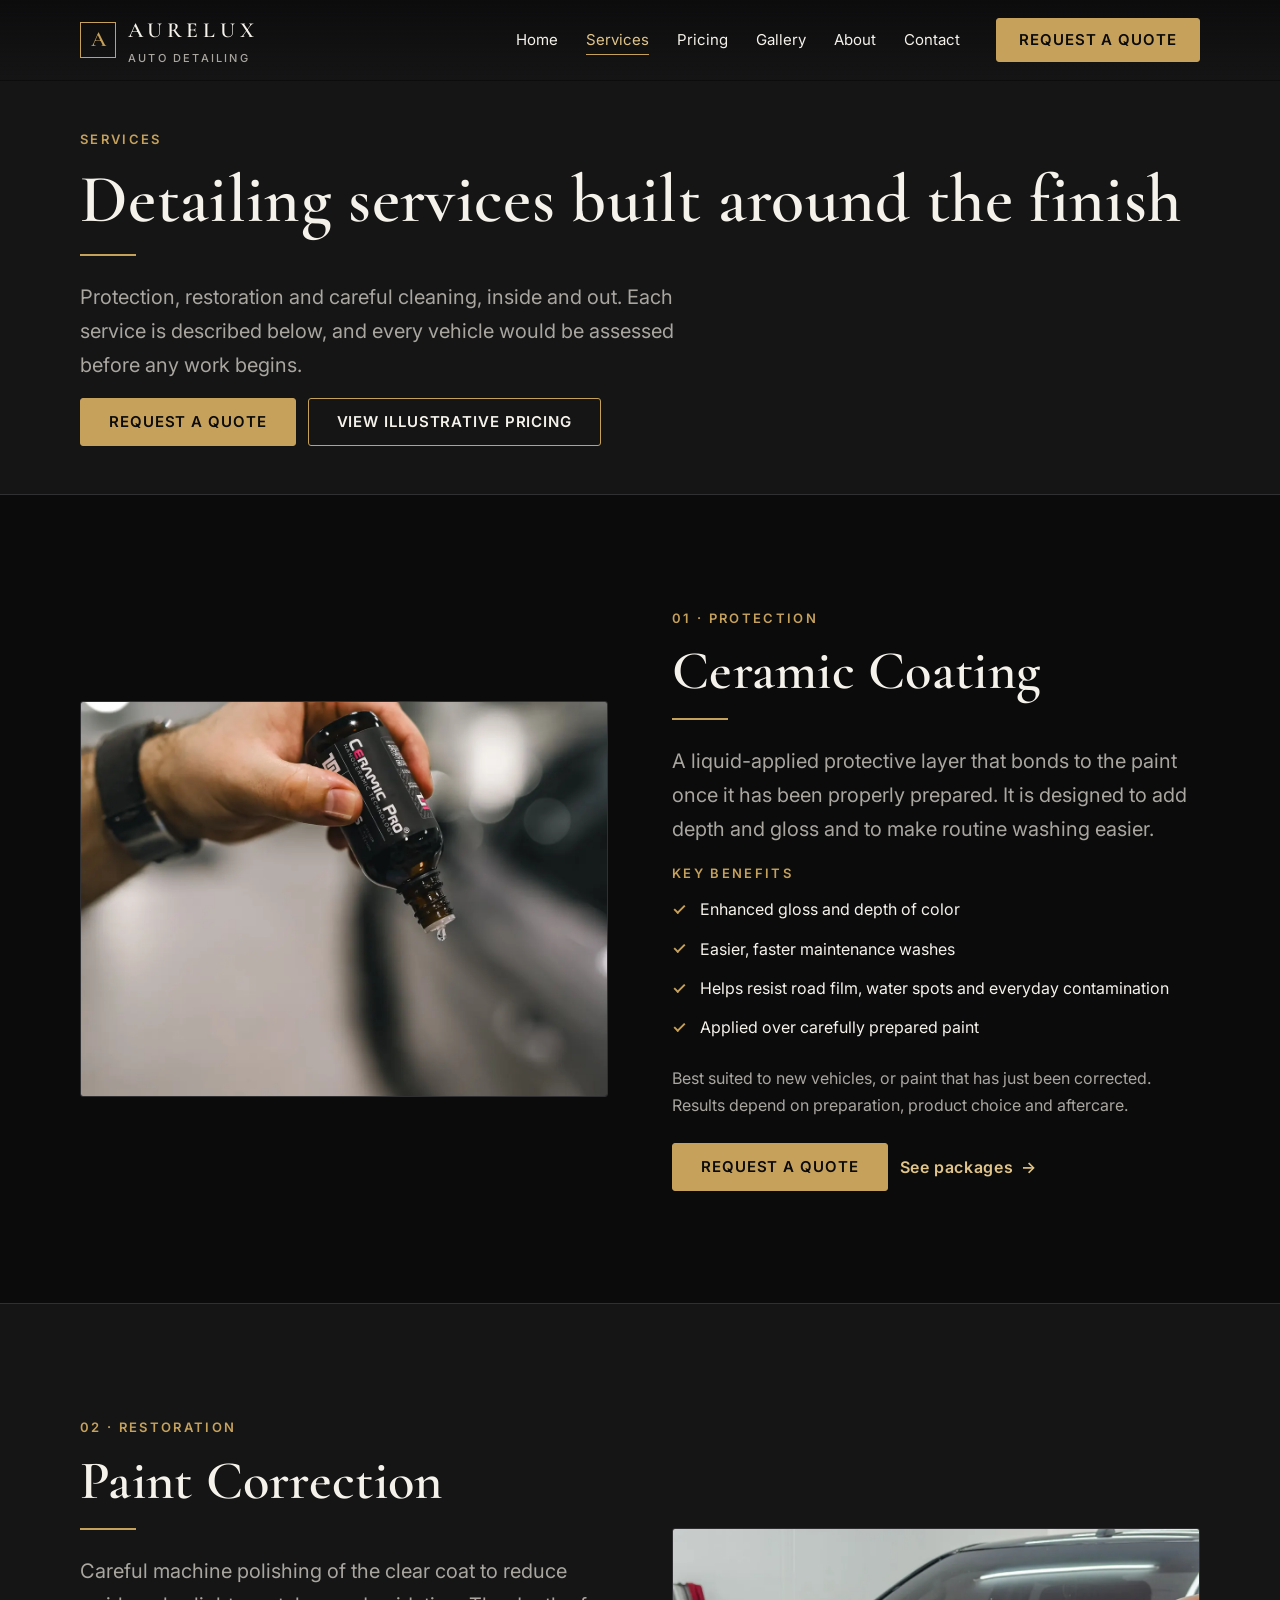
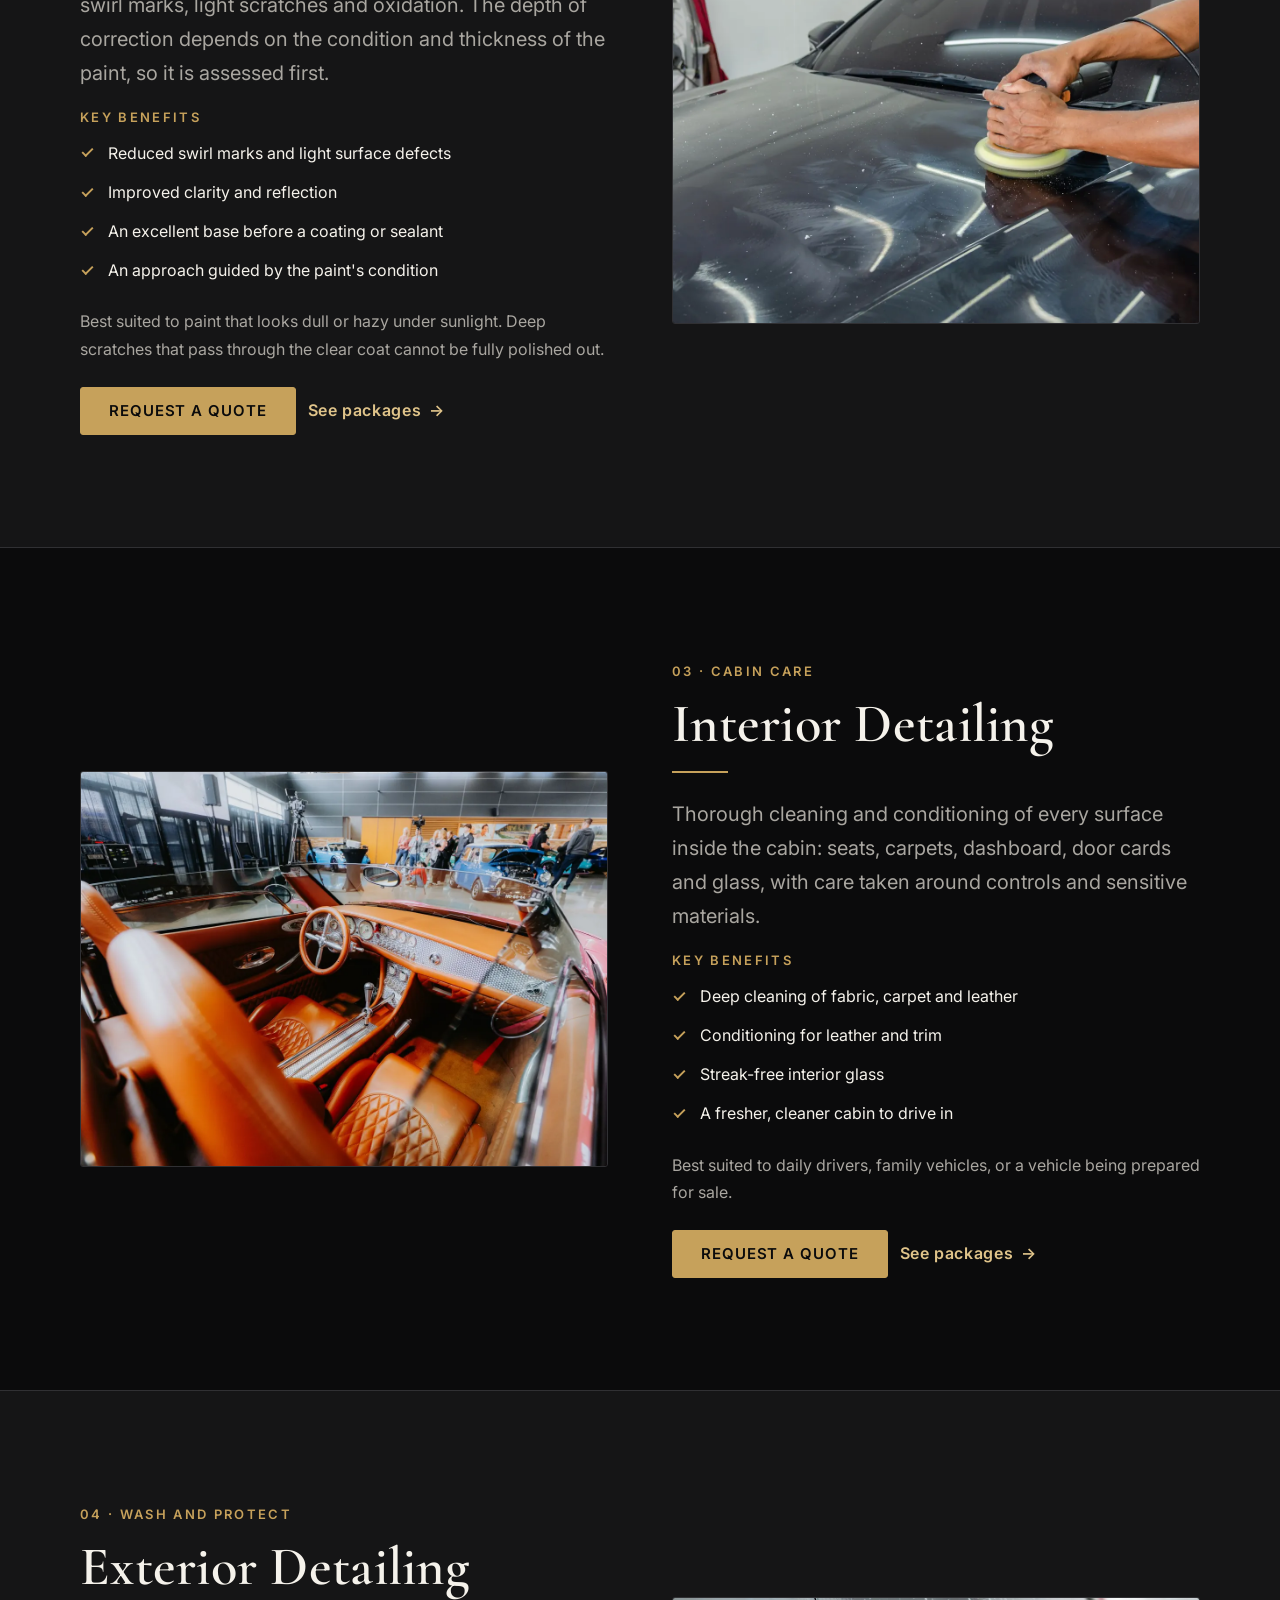
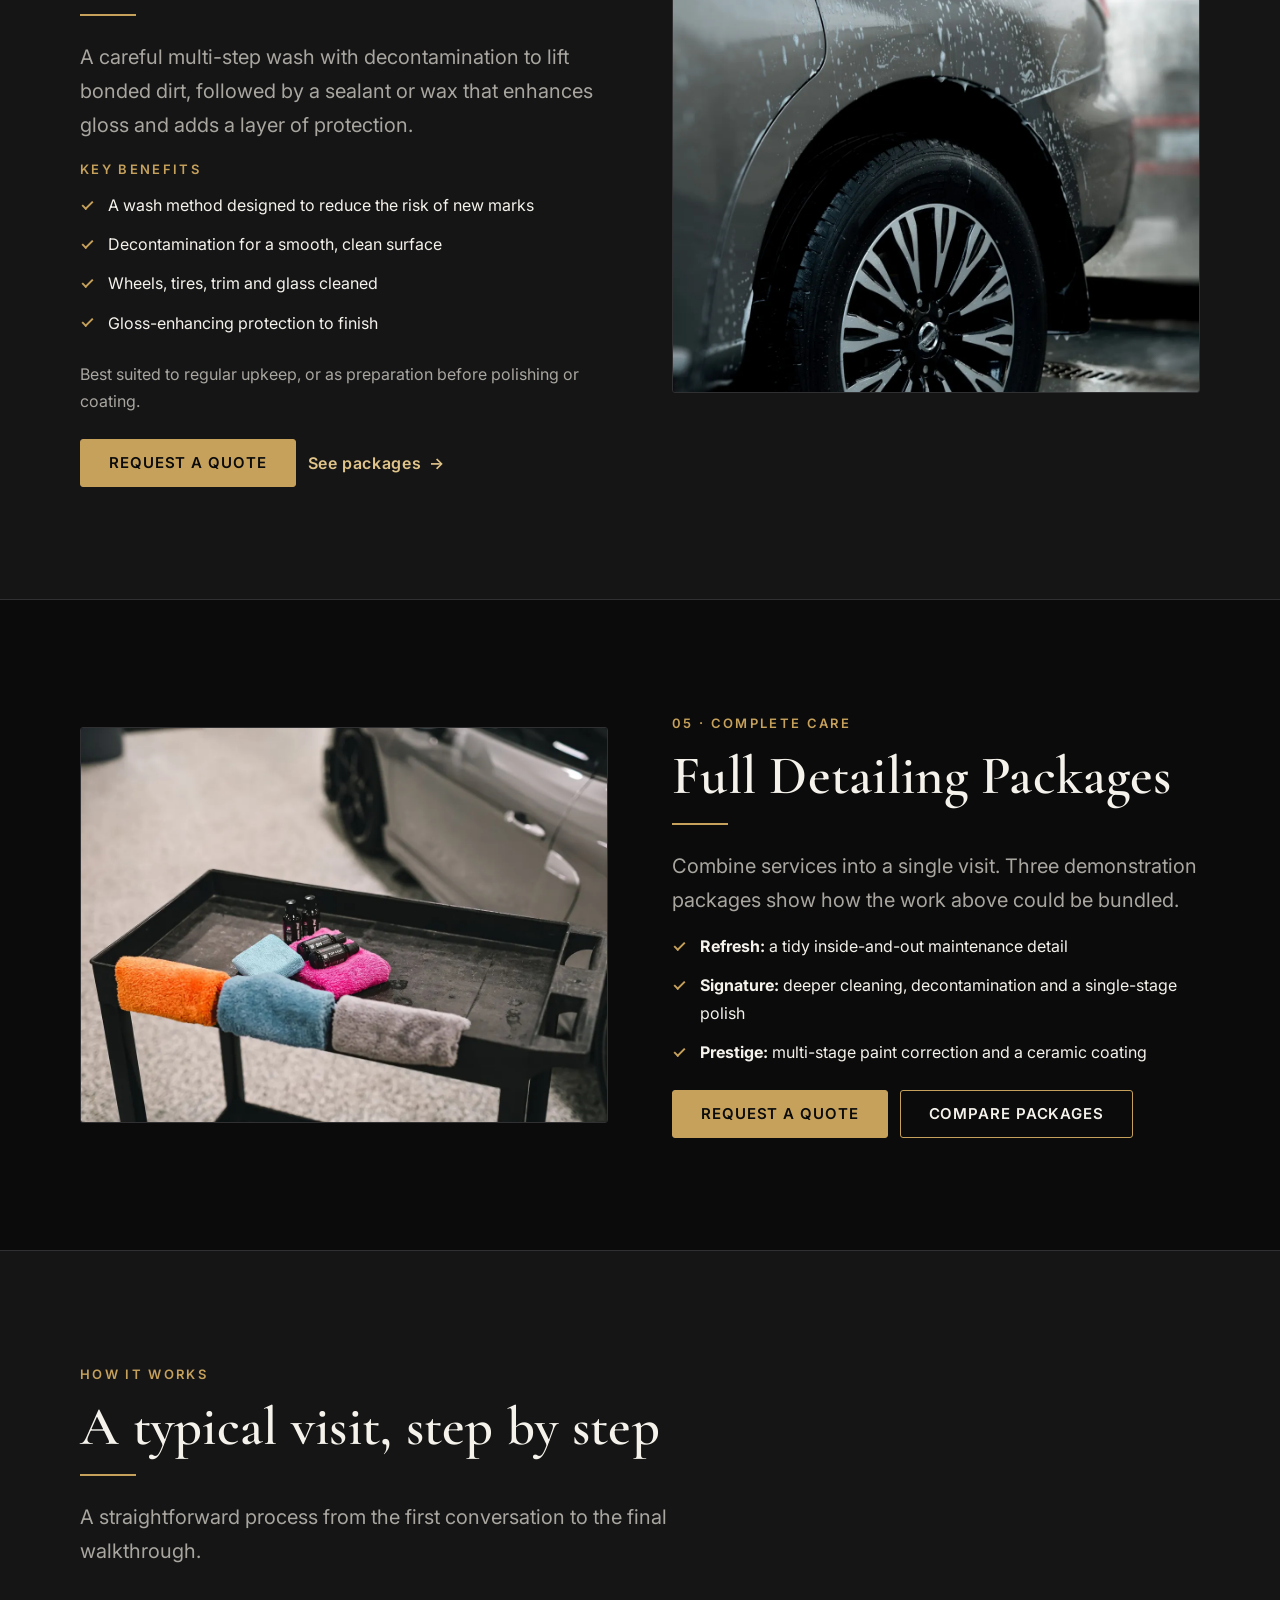
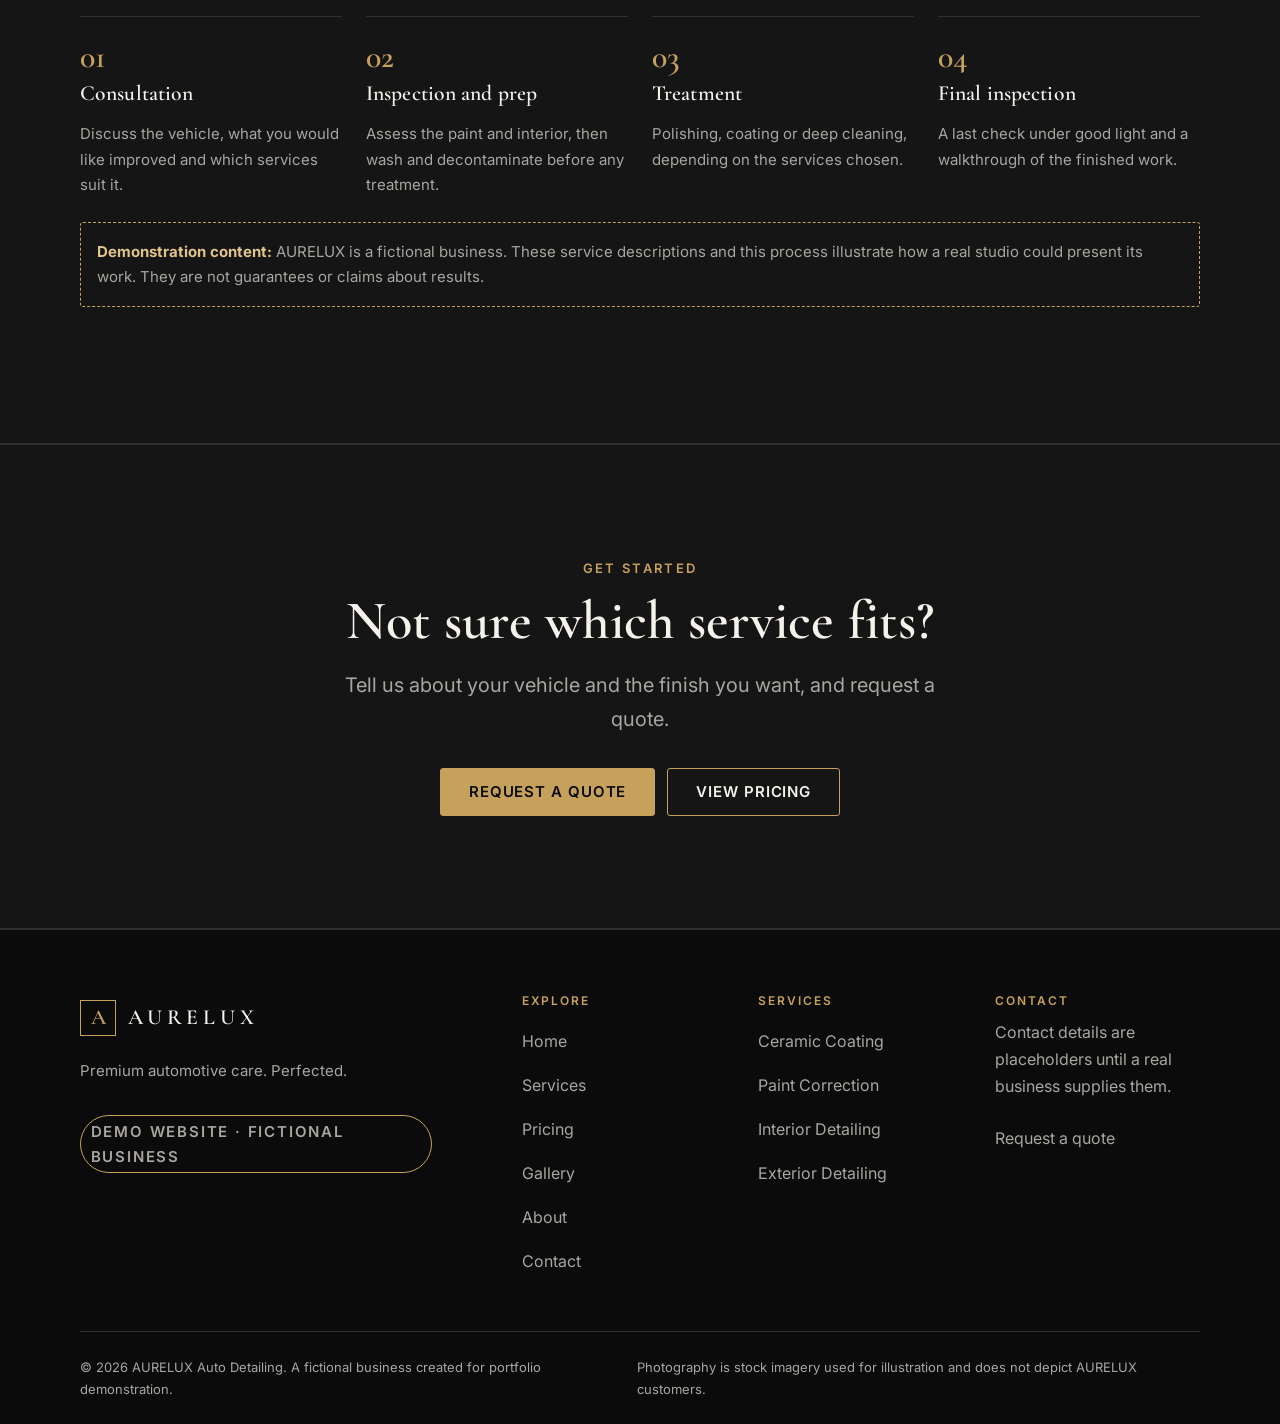
<file: services.html>
<!DOCTYPE html>
<html lang="en-US">
<head>
  <meta charset="utf-8">
  <meta name="viewport" content="width=device-width, initial-scale=1">

  <!-- Adds the "js" class BEFORE the stylesheet loads (menu + reveal depend on it) -->
  <script>document.documentElement.classList.add('js');</script>

  <title>Detailing Services | AURELUX Auto Detailing Demo, Costa Mesa CA</title>
  <meta name="description" content="Ceramic coating, paint correction, interior and exterior detailing and full detailing packages from AURELUX, a fictional premium detailing studio created as a portfolio demo.">
  <meta name="theme-color" content="#0B0B0C">

  <!-- Open Graph. TODO before publishing: add og:url and og:image with ABSOLUTE
       https:// URLs once the live domain is known. -->
  <meta property="og:type" content="website">
  <meta property="og:site_name" content="AURELUX Auto Detailing (demo)">
  <meta property="og:title" content="Detailing Services | AURELUX Auto Detailing">
  <meta property="og:description" content="Ceramic coating, paint correction, interior and exterior detailing. A fictional studio concept for portfolio demonstration.">

  <link rel="icon" href="favicon.svg" type="image/svg+xml">

  <link rel="preconnect" href="https://fonts.googleapis.com">
  <link rel="preconnect" href="https://fonts.gstatic.com" crossorigin>
  <link rel="stylesheet" href="https://fonts.googleapis.com/css2?family=Cormorant+Garamond:wght@500;600&family=Inter:wght@400;500;600&display=swap">

  <link rel="stylesheet" href="css/style.css">
  <link rel="stylesheet" href="css/responsive.css">

  <script src="js/main.js" defer></script>
</head>
<body>
  <a class="skip-link" href="#main">Skip to main content</a>

  <!-- ===================== HEADER ===================== -->
  <header class="site-header">
    <div class="site-header__inner container">
      <a class="brand" href="index.html" aria-label="AURELUX Auto Detailing, home">
        <span class="brand__mark" aria-hidden="true">A</span>
        <span>
          <span class="brand__name">AURELUX</span>
          <span class="brand__sub">Auto Detailing</span>
        </span>
      </a>

      <button class="nav-toggle" type="button" aria-expanded="false" aria-controls="site-nav" aria-label="Open menu">
        <span class="nav-toggle__bars" aria-hidden="true"></span>
      </button>

      <nav id="site-nav" class="site-nav" aria-label="Primary">
        <ul class="site-nav__list">
          <li><a class="site-nav__link" href="index.html">Home</a></li>
          <li><a class="site-nav__link" href="services.html" aria-current="page">Services</a></li>
          <li><a class="site-nav__link" href="pricing.html">Pricing</a></li>
          <li><a class="site-nav__link" href="gallery.html">Gallery</a></li>
          <li><a class="site-nav__link" href="about.html">About</a></li>
          <li><a class="site-nav__link" href="contact.html">Contact</a></li>
        </ul>
        <div class="site-nav__cta">
          <a class="btn btn--primary" href="contact.html#quote">Request a Quote</a>
        </div>
      </nav>
    </div>
  </header>

  <main id="main">

    <!-- ===================== PAGE INTRO ===================== -->
    <section class="page-hero" aria-labelledby="page-title">
      <div class="container">
        <span class="eyebrow">Services</span>
        <h1 id="page-title">Detailing services built around the finish</h1>
        <hr class="gold-rule">
        <p class="lead">Protection, restoration and careful cleaning, inside and out. Each service is described below, and every vehicle would be assessed before any work begins.</p>
        <div class="btn-row">
          <a class="btn btn--primary" href="contact.html#quote">Request a Quote</a>
          <a class="btn btn--secondary" href="pricing.html">View Illustrative Pricing</a>
        </div>
      </div>
    </section>

    <!-- ===================== 01 CERAMIC COATING =====================
         IMAGE: assets/images/service-ceramic.jpg (reused from the homepage) -->
    <section class="section" id="ceramic-coating" aria-labelledby="ceramic-title">
      <div class="container">
        <div class="split">
          <div class="split__media reveal">
            <img src="assets/images/finishing-protective-product.webp" alt="Hands applying a protective detailing product to a car with a blue sponge" width="1200" height="900" loading="lazy">
          </div>
          <div class="split__body reveal">
            <span class="eyebrow">01 &middot; Protection</span>
            <h2 id="ceramic-title">Ceramic Coating</h2>
            <hr class="gold-rule">
            <p class="lead">A liquid-applied protective layer that bonds to the paint once it has been properly prepared. It is designed to add depth and gloss and to make routine washing easier.</p>
            <p class="eyebrow">Key benefits</p>
            <ul class="check-list">
              <li>Enhanced gloss and depth of color</li>
              <li>Easier, faster maintenance washes</li>
              <li>Helps resist road film, water spots and everyday contamination</li>
              <li>Applied over carefully prepared paint</li>
            </ul>
            <p class="text-muted mt-5">Best suited to new vehicles, or paint that has just been corrected. Results depend on preparation, product choice and aftercare.</p>
            <div class="btn-row mt-5">
              <a class="btn btn--primary" href="contact.html#quote">Request a Quote<span class="visually-hidden"> for ceramic coating</span></a>
              <a class="link-arrow" href="pricing.html#packages">See packages</a>
            </div>
          </div>
        </div>
      </div>
    </section>

    <!-- ===================== 02 PAINT CORRECTION =====================
         IMAGE: assets/images/service-correction.jpg (reused from the homepage) -->
    <section class="section section--alt" id="paint-correction" aria-labelledby="correction-title">
      <div class="container">
        <div class="split split--reverse">
          <div class="split__media reveal">
            <img src="assets/images/polishing-black-car.webp" alt="Machine polishing the paint of a black car in a workshop" width="1200" height="900" loading="lazy">
          </div>
          <div class="split__body reveal">
            <span class="eyebrow">02 &middot; Restoration</span>
            <h2 id="correction-title">Paint Correction</h2>
            <hr class="gold-rule">
            <p class="lead">Careful machine polishing of the clear coat to reduce swirl marks, light scratches and oxidation. The depth of correction depends on the condition and thickness of the paint, so it is assessed first.</p>
            <p class="eyebrow">Key benefits</p>
            <ul class="check-list">
              <li>Reduced swirl marks and light surface defects</li>
              <li>Improved clarity and reflection</li>
              <li>An excellent base before a coating or sealant</li>
              <li>An approach guided by the paint's condition</li>
            </ul>
            <p class="text-muted mt-5">Best suited to paint that looks dull or hazy under sunlight. Deep scratches that pass through the clear coat cannot be fully polished out.</p>
            <div class="btn-row mt-5">
              <a class="btn btn--primary" href="contact.html#quote">Request a Quote<span class="visually-hidden"> for paint correction</span></a>
              <a class="link-arrow" href="pricing.html#packages">See packages</a>
            </div>
          </div>
        </div>
      </div>
    </section>

    <!-- ===================== 03 INTERIOR DETAILING =====================
         IMAGE: assets/images/service-interior.jpg (reused from the homepage) -->
    <section class="section" id="interior-detailing" aria-labelledby="interior-title">
      <div class="container">
        <div class="split">
          <div class="split__media reveal">
            <img src="assets/images/interior-leather-seats.webp" alt="Luxury car interior with diamond-stitched leather seats" width="1200" height="900" loading="lazy">
          </div>
          <div class="split__body reveal">
            <span class="eyebrow">03 &middot; Cabin care</span>
            <h2 id="interior-title">Interior Detailing</h2>
            <hr class="gold-rule">
            <p class="lead">Thorough cleaning and conditioning of every surface inside the cabin: seats, carpets, dashboard, door cards and glass, with care taken around controls and sensitive materials.</p>
            <p class="eyebrow">Key benefits</p>
            <ul class="check-list">
              <li>Deep cleaning of fabric, carpet and leather</li>
              <li>Conditioning for leather and trim</li>
              <li>Streak-free interior glass</li>
              <li>A fresher, cleaner cabin to drive in</li>
            </ul>
            <p class="text-muted mt-5">Best suited to daily drivers, family vehicles, or a vehicle being prepared for sale.</p>
            <div class="btn-row mt-5">
              <a class="btn btn--primary" href="contact.html#quote">Request a Quote<span class="visually-hidden"> for interior detailing</span></a>
              <a class="link-arrow" href="pricing.html#packages">See packages</a>
            </div>
          </div>
        </div>
      </div>
    </section>

    <!-- ===================== 04 EXTERIOR DETAILING =====================
         IMAGE: assets/images/service-exterior.jpg (reused from the homepage) -->
    <section class="section section--alt" id="exterior-detailing" aria-labelledby="exterior-title">
      <div class="container">
        <div class="split split--reverse">
          <div class="split__media reveal">
            <img src="assets/images/exterior-wheel-wash.webp" alt="Close-up of a car wheel with water droplets during a wash" width="1200" height="900" loading="lazy">
          </div>
          <div class="split__body reveal">
            <span class="eyebrow">04 &middot; Wash and protect</span>
            <h2 id="exterior-title">Exterior Detailing</h2>
            <hr class="gold-rule">
            <p class="lead">A careful multi-step wash with decontamination to lift bonded dirt, followed by a sealant or wax that enhances gloss and adds a layer of protection.</p>
            <p class="eyebrow">Key benefits</p>
            <ul class="check-list">
              <li>A wash method designed to reduce the risk of new marks</li>
              <li>Decontamination for a smooth, clean surface</li>
              <li>Wheels, tires, trim and glass cleaned</li>
              <li>Gloss-enhancing protection to finish</li>
            </ul>
            <p class="text-muted mt-5">Best suited to regular upkeep, or as preparation before polishing or coating.</p>
            <div class="btn-row mt-5">
              <a class="btn btn--primary" href="contact.html#quote">Request a Quote<span class="visually-hidden"> for exterior detailing</span></a>
              <a class="link-arrow" href="pricing.html#packages">See packages</a>
            </div>
          </div>
        </div>
      </div>
    </section>

    <!-- ===================== 05 FULL DETAILING PACKAGES =====================
         IMAGE (new): assets/images/service-packages.jpg (4:3, about 1200x900) -->
    <section class="section" id="full-detailing-packages" aria-labelledby="packages-title">
      <div class="container">
        <div class="split">
          <div class="split__media reveal">
            <img src="assets/images/detailing-products-cart.webp" alt="Detailing products and cloths on a cart beside a car in a garage" width="1200" height="900" loading="lazy">
          </div>
          <div class="split__body reveal">
            <span class="eyebrow">05 &middot; Complete care</span>
            <h2 id="packages-title">Full Detailing Packages</h2>
            <hr class="gold-rule">
            <p class="lead">Combine services into a single visit. Three demonstration packages show how the work above could be bundled.</p>
            <ul class="check-list">
              <li><strong>Refresh:</strong> a tidy inside-and-out maintenance detail</li>
              <li><strong>Signature:</strong> deeper cleaning, decontamination and a single-stage polish</li>
              <li><strong>Prestige:</strong> multi-stage paint correction and a ceramic coating</li>
            </ul>
            <div class="btn-row mt-5">
              <a class="btn btn--primary" href="contact.html#quote">Request a Quote<span class="visually-hidden"> for a full detailing package</span></a>
              <a class="btn btn--secondary" href="pricing.html#packages">Compare Packages</a>
            </div>
          </div>
        </div>
      </div>
    </section>

    <!-- ===================== PROCESS ===================== -->
    <section class="section section--alt" aria-labelledby="process-title">
      <div class="container">
        <div class="section-head">
          <span class="eyebrow">How it works</span>
          <h2 id="process-title">A typical visit, step by step</h2>
          <hr class="gold-rule">
          <p class="lead">A straightforward process from the first conversation to the final walkthrough.</p>
        </div>

        <ol class="steps">
          <li class="step reveal">
            <h3>Consultation</h3>
            <p>Discuss the vehicle, what you would like improved and which services suit it.</p>
          </li>
          <li class="step reveal">
            <h3>Inspection and prep</h3>
            <p>Assess the paint and interior, then wash and decontaminate before any treatment.</p>
          </li>
          <li class="step reveal">
            <h3>Treatment</h3>
            <p>Polishing, coating or deep cleaning, depending on the services chosen.</p>
          </li>
          <li class="step reveal">
            <h3>Final inspection</h3>
            <p>A last check under good light and a walkthrough of the finished work.</p>
          </li>
        </ol>

        <p class="demo-note"><strong>Demonstration content:</strong> AURELUX is a fictional business. These service descriptions and this process illustrate how a real studio could present its work. They are not guarantees or claims about results.</p>
      </div>
    </section>

    <!-- ===================== FINAL CTA ===================== -->
    <section class="cta-band" aria-labelledby="cta-title">
      <div class="container">
        <span class="eyebrow">Get started</span>
        <h2 id="cta-title">Not sure which service fits?</h2>
        <p class="lead">Tell us about your vehicle and the finish you want, and request a quote.</p>
        <div class="btn-row">
          <a class="btn btn--primary" href="contact.html#quote">Request a Quote</a>
          <a class="btn btn--secondary" href="pricing.html">View Pricing</a>
        </div>
      </div>
    </section>

  </main>

  <!-- ===================== FOOTER ===================== -->
  <footer class="site-footer">
    <div class="container">
      <div class="footer-grid">
        <div class="footer-brand">
          <a class="brand" href="index.html" aria-label="AURELUX Auto Detailing, home">
            <span class="brand__mark" aria-hidden="true">A</span>
            <span class="brand__name">AURELUX</span>
          </a>
          <p>Premium automotive care. Perfected.</p>
          <p class="badge-demo">Demo website &middot; Fictional business</p>
        </div>

        <nav class="footer-nav" aria-labelledby="footer-pages">
          <h2 id="footer-pages" class="footer-title">Explore</h2>
          <ul>
            <li><a href="index.html">Home</a></li>
            <li><a href="services.html">Services</a></li>
            <li><a href="pricing.html">Pricing</a></li>
            <li><a href="gallery.html">Gallery</a></li>
            <li><a href="about.html">About</a></li>
            <li><a href="contact.html">Contact</a></li>
          </ul>
        </nav>

        <nav class="footer-nav" aria-labelledby="footer-services">
          <h2 id="footer-services" class="footer-title">Services</h2>
          <ul>
            <li><a href="services.html#ceramic-coating">Ceramic Coating</a></li>
            <li><a href="services.html#paint-correction">Paint Correction</a></li>
            <li><a href="services.html#interior-detailing">Interior Detailing</a></li>
            <li><a href="services.html#exterior-detailing">Exterior Detailing</a></li>
          </ul>
        </nav>

        <div class="footer-nav">
          <h2 class="footer-title">Contact</h2>
          <p class="text-muted">Contact details are placeholders until a real business supplies them.</p>
          <a href="contact.html#quote">Request a quote</a>
        </div>
      </div>

      <div class="footer-bottom">
        <p>&copy; <span id="year">2026</span> AURELUX Auto Detailing. A fictional business created for portfolio demonstration.</p>
        <p>Photography is stock imagery used for illustration and does not depict AURELUX customers.</p>
      </div>
    </div>
  </footer>
</body>
</html>
</file>
<file: css/style.css>
/* ==========================================================================
   AURELUX Auto Detailing — css/style.css
   Mobile-first base styles. Larger-screen rules live in css/responsive.css
   (load style.css first, responsive.css second).

   DEMO SITE: fictional business for portfolio demonstration only.

   CONTENTS
   1. Design tokens        8. Header & navigation
   2. Reset & base         9. Hero & page hero
   3. Typography          10. Cards, features, split, steps, quotes
   4. Layout              11. Before/after slider
   5. Icons & lists       12. Pricing & comparison table
   6. Buttons             13. Gallery, filters, lightbox
   7. Demo notices        14. Forms, contact, CTA band, footer, utilities
   ========================================================================== */

/* 1. DESIGN TOKENS ------------------------------------------------------- */
:root {
  --c-bg: #0b0b0c;
  --c-bg-alt: #151516;
  --c-card: #1b1b1d;
  --c-text: #f5f2eb;
  --c-muted: #a9a6a0;
  --c-gold: #c6a15b;
  --c-gold-light: #e0c48a;
  --c-border: #303033;
  --c-error: #e58a7b;
  --c-success: #86c7a0;

  --font-display: "Cormorant Garamond", "Times New Roman", Georgia, serif;
  --font-body: "Inter", system-ui, -apple-system, "Segoe UI", Roboto, Arial, sans-serif;

  --space-1: 0.25rem;
  --space-2: 0.5rem;
  --space-3: 0.75rem;
  --space-4: 1rem;
  --space-5: 1.5rem;
  --space-6: 2rem;
  --space-7: 3rem;
  --space-8: 4rem;
  --section-y: clamp(4rem, 9vw, 7rem);

  --container: 75rem;
  --gutter: clamp(1.25rem, 5vw, 2.5rem);
  --header-h: 4.5rem;
  --radius: 3px;
  --tap: 3rem; /* minimum touch target height */

  --ease: cubic-bezier(0.2, 0.6, 0.2, 1);
  --t-fast: 0.18s;
  --t-med: 0.4s;

  color-scheme: dark;
}

/* 2. RESET & BASE -------------------------------------------------------- */
*,
*::before,
*::after {
  box-sizing: border-box;
}

html {
  -webkit-text-size-adjust: 100%;
  scroll-behavior: smooth;
  scroll-padding-top: calc(var(--header-h) + 1rem);
}

body {
  margin: 0;
  background: var(--c-bg);
  color: var(--c-text);
  font-family: var(--font-body);
  font-size: 1rem;
  line-height: 1.7;
  overflow-x: hidden;
  -webkit-font-smoothing: antialiased;
}

body.is-locked {
  overflow: hidden; /* set by JS while menu or lightbox is open */
}

img,
svg,
video {
  display: block;
  max-width: 100%;
}

img {
  height: auto;
  background: var(--c-card); /* neutral fill while images load */
}

a {
  color: var(--c-gold-light);
  text-decoration-thickness: 1px;
  text-underline-offset: 0.2em;
  transition: color var(--t-fast) var(--ease);
}

a:hover {
  color: var(--c-text);
}

button,
input,
select,
textarea {
  font: inherit;
  color: inherit;
}

button {
  cursor: pointer;
}

ul,
ol {
  margin: 0;
  padding: 0;
  list-style: none;
}

[hidden] {
  display: none !important;
}

:focus-visible {
  outline: 2px solid var(--c-gold-light);
  outline-offset: 3px;
}

.skip-link {
  position: absolute;
  top: 0;
  left: var(--space-4);
  z-index: 200;
  padding: var(--space-3) var(--space-4);
  background: var(--c-gold);
  color: var(--c-bg);
  font-weight: 600;
  text-decoration: none;
  transform: translateY(-120%);
}

.skip-link:focus {
  transform: translateY(0);
}

.visually-hidden {
  position: absolute;
  width: 1px;
  height: 1px;
  margin: -1px;
  padding: 0;
  overflow: hidden;
  clip: rect(0 0 0 0);
  white-space: nowrap;
  border: 0;
}

/* 3. TYPOGRAPHY ---------------------------------------------------------- */
h1,
h2,
h3,
h4 {
  margin: 0 0 var(--space-4);
  font-family: var(--font-display);
  font-weight: 600;
  line-height: 1.12;
  letter-spacing: 0.005em;
}

h1 {
  font-size: clamp(2.6rem, 1.5rem + 5.5vw, 5.25rem);
}

h2 {
  font-size: clamp(2.1rem, 1.4rem + 2.8vw, 3.4rem);
}

h3 {
  font-size: clamp(1.5rem, 1.25rem + 1vw, 2rem);
}

h4 {
  font-size: 1.25rem;
}

p {
  margin: 0 0 var(--space-4);
}

.lead {
  font-size: clamp(1.05rem, 1rem + 0.5vw, 1.25rem);
  color: var(--c-muted);
  max-width: 40rem;
}

.eyebrow {
  display: block;
  margin-bottom: var(--space-3);
  color: var(--c-gold);
  font-size: 0.8125rem;
  font-weight: 600;
  letter-spacing: 0.18em;
  text-transform: uppercase;
}

.text-muted {
  color: var(--c-muted);
}

/* 4. LAYOUT -------------------------------------------------------------- */
.container {
  width: 100%;
  max-width: var(--container);
  margin-inline: auto;
  padding-inline: var(--gutter);
}

.section {
  padding-block: var(--section-y);
}

.section--alt {
  background: var(--c-bg-alt);
  border-block: 1px solid var(--c-border);
}

.section--tight {
  padding-block: clamp(2.5rem, 6vw, 4rem);
}

.section-head {
  max-width: 44rem;
  margin-bottom: var(--space-7);
}

.section-head--center {
  margin-inline: auto;
  text-align: center;
}

.section-head--center .lead {
  margin-inline: auto;
}

.gold-rule {
  display: block;
  width: 3.5rem;
  height: 2px;
  margin: 0 0 var(--space-5);
  background: var(--c-gold);
  border: 0;
}

.section-head--center .gold-rule {
  margin-inline: auto;
}

.grid {
  display: grid;
  gap: var(--space-5);
  grid-template-columns: 1fr;
}

/* 5. ICONS & LISTS ------------------------------------------------------- */
.icon {
  width: 1.75rem;
  height: 1.75rem;
  flex: none;
  fill: none;
  stroke: currentColor;
  stroke-width: 1.5;
  stroke-linecap: round;
  stroke-linejoin: round;
}

.check-list {
  display: grid;
  gap: var(--space-3);
}

.check-list li {
  position: relative;
  padding-left: 1.75rem;
}

.check-list li::before {
  content: "";
  position: absolute;
  left: 0.15rem;
  top: 0.55em;
  width: 0.7rem;
  height: 0.38rem;
  border-left: 2px solid var(--c-gold);
  border-bottom: 2px solid var(--c-gold);
  transform: rotate(-45deg);
}

/* "Not included" variant: add class is-off to the li */
.check-list li.is-off {
  color: var(--c-muted);
}

.check-list li.is-off::before {
  top: 0.8em;
  width: 0.6rem;
  height: 0;
  border-left: 0;
  border-bottom-color: var(--c-muted);
  transform: none;
}

/* 6. BUTTONS ------------------------------------------------------------- */
.btn {
  display: inline-flex;
  align-items: center;
  justify-content: center;
  gap: var(--space-2);
  min-height: var(--tap);
  padding: 0.75rem 1.75rem;
  border: 1px solid transparent;
  border-radius: var(--radius);
  font-size: 0.9375rem;
  font-weight: 600;
  letter-spacing: 0.06em;
  line-height: 1.2;
  text-align: center;
  text-decoration: none;
  text-transform: uppercase;
  cursor: pointer;
  transition: background-color var(--t-fast) var(--ease),
    color var(--t-fast) var(--ease), border-color var(--t-fast) var(--ease),
    transform var(--t-fast) var(--ease);
  -webkit-tap-highlight-color: transparent;
}

.btn:active {
  transform: translateY(1px);
}

.btn--primary {
  background: var(--c-gold);
  border-color: var(--c-gold);
  color: var(--c-bg);
}

.btn--primary:hover {
  background: var(--c-gold-light);
  border-color: var(--c-gold-light);
  color: var(--c-bg);
}

.btn--secondary {
  background: transparent;
  border-color: var(--c-gold);
  color: var(--c-text);
}

.btn--secondary:hover {
  background: rgba(198, 161, 91, 0.12);
  border-color: var(--c-gold-light);
  color: var(--c-text);
}

.btn--block {
  width: 100%;
}

.btn[disabled],
.btn[aria-disabled="true"] {
  opacity: 0.5;
  cursor: not-allowed;
  pointer-events: none;
}

.link-arrow {
  display: inline-flex;
  align-items: center;
  min-height: var(--tap);
  gap: var(--space-2);
  color: var(--c-gold-light);
  font-weight: 600;
  letter-spacing: 0.04em;
  text-decoration: none;
}

.link-arrow::after {
  content: "→";
  transition: transform var(--t-fast) var(--ease);
}

.link-arrow:hover::after {
  transform: translateX(4px);
}

.btn-row {
  display: flex;
  flex-direction: column;
  gap: var(--space-3);
}

/* 7. DEMO NOTICES -------------------------------------------------------- */
.demo-banner {
  padding: var(--space-2) var(--gutter);
  background: var(--c-gold);
  color: var(--c-bg);
  font-size: 0.8125rem;
  font-weight: 600;
  line-height: 1.4;
  text-align: center;
}

.demo-note {
  margin-block: var(--space-5);
  padding: var(--space-4);
  border: 1px dashed var(--c-gold);
  border-radius: var(--radius);
  color: var(--c-muted);
  font-size: 0.9375rem;
}

.demo-note strong {
  color: var(--c-gold-light);
}

.badge-demo {
  display: inline-block;
  padding: 0.15rem 0.6rem;
  border: 1px solid var(--c-gold);
  border-radius: 999px;
  color: var(--c-gold-light);
  font-size: 0.6875rem;
  font-weight: 600;
  letter-spacing: 0.12em;
  text-transform: uppercase;
}

/* 8. HEADER & NAVIGATION ------------------------------------------------- */
/* Required markup (JS adds .js to <html>, .is-scrolled and .nav-open to
   header, .is-open to nav):
   header.site-header > .site-header__inner.container >
     a.brand + button.nav-toggle[aria-expanded][aria-controls="site-nav"] +
     nav#site-nav.site-nav > ul.site-nav__list > li > a.site-nav__link        */
.site-header {
  position: fixed;
  inset: 0 0 auto 0;
  z-index: 100;
  background: linear-gradient(to bottom, rgba(11, 11, 12, 0.85), rgba(11, 11, 12, 0));
  border-bottom: 1px solid transparent;
  transition: background-color var(--t-med) var(--ease),
    border-color var(--t-med) var(--ease);
}

.site-header.is-scrolled,
.site-header.nav-open {
  background: var(--c-bg);
  border-bottom-color: var(--c-border);
}

.site-header__inner {
  display: flex;
  align-items: center;
  justify-content: space-between;
  height: var(--header-h);
}

.brand {
  display: inline-flex;
  align-items: center;
  gap: var(--space-3);
  min-height: var(--tap);
  color: var(--c-text);
  text-decoration: none;
}

.brand__mark {
  display: grid;
  place-items: center;
  width: 2.25rem;
  height: 2.25rem;
  border: 1px solid var(--c-gold);
  color: var(--c-gold);
  font-family: var(--font-display);
  font-size: 1.35rem;
  font-weight: 600;
  line-height: 1;
}

.brand__name {
  font-family: var(--font-display);
  font-size: 1.35rem;
  font-weight: 600;
  letter-spacing: 0.22em;
}

.brand__sub {
  display: none;
  color: var(--c-muted);
  font-family: var(--font-body);
  font-size: 0.6875rem;
  font-weight: 500;
  letter-spacing: 0.2em;
  text-transform: uppercase;
}

.nav-toggle {
  display: inline-grid;
  place-items: center;
  width: var(--tap);
  height: var(--tap);
  padding: 0;
  background: transparent;
  border: 1px solid var(--c-border);
  border-radius: var(--radius);
  -webkit-tap-highlight-color: transparent;
}

.nav-toggle__bars,
.nav-toggle__bars::before,
.nav-toggle__bars::after {
  display: block;
  width: 1.375rem;
  height: 2px;
  background: var(--c-text);
  transition: transform var(--t-fast) var(--ease),
    background-color var(--t-fast) var(--ease);
}

.nav-toggle__bars {
  position: relative;
}

.nav-toggle__bars::before,
.nav-toggle__bars::after {
  content: "";
  position: absolute;
  left: 0;
}

.nav-toggle__bars::before {
  top: -7px;
}

.nav-toggle__bars::after {
  top: 7px;
}

.nav-toggle[aria-expanded="true"] .nav-toggle__bars {
  background: transparent;
}

.nav-toggle[aria-expanded="true"] .nav-toggle__bars::before {
  transform: translateY(7px) rotate(45deg);
}

.nav-toggle[aria-expanded="true"] .nav-toggle__bars::after {
  transform: translateY(-7px) rotate(-45deg);
}

/* Mobile: dropdown panel. Without JavaScript the menu simply stays visible. */
.site-nav {
  position: absolute;
  top: 100%;
  left: 0;
  right: 0;
  max-height: calc(100vh - var(--header-h));
  max-height: calc(100svh - var(--header-h));
  padding: var(--space-4) var(--gutter) var(--space-6);
  overflow-y: auto;
  background: var(--c-bg);
  border-bottom: 1px solid var(--c-border);
}

.js .site-nav {
  display: none;
}

.js .site-nav.is-open {
  display: block;
}

.site-nav__list {
  display: flex;
  flex-direction: column;
}

.site-nav__link {
  display: flex;
  align-items: center;
  min-height: var(--tap);
  padding-block: var(--space-2);
  border-bottom: 1px solid var(--c-border);
  color: var(--c-text);
  font-size: 1.0625rem;
  text-decoration: none;
}

.site-nav__link:hover,
.site-nav__link[aria-current="page"] {
  color: var(--c-gold-light);
}

.site-nav__cta {
  margin-top: var(--space-5);
}

.site-nav__cta .btn {
  width: 100%;
}

/* 9. HERO & PAGE HERO ---------------------------------------------------- */
.hero {
  position: relative;
  display: flex;
  align-items: flex-end;
  min-height: 100vh;
  min-height: 100svh;
  padding: calc(var(--header-h) + var(--space-7)) 0 var(--space-8);
  overflow: hidden;
  isolation: isolate;
}

.hero__media {
  position: absolute;
  inset: 0;
  z-index: -2;
}

.hero__media img {
  width: 100%;
  height: 100%;
  object-fit: cover;
}

.hero::after {
  content: "";
  position: absolute;
  inset: 0;
  z-index: -1;
  background: linear-gradient(
    to top,
    rgba(11, 11, 12, 0.94) 0%,
    rgba(11, 11, 12, 0.62) 55%,
    rgba(11, 11, 12, 0.72) 100%
  );
}

.hero__content {
  max-width: 46rem;
}

.hero__title {
  margin-bottom: var(--space-5);
}

.hero__lead {
  margin-bottom: var(--space-6);
  max-width: 36rem;
  color: #d4d0c8; /* lighter than muted for legibility over photography */
  font-size: clamp(1.05rem, 1rem + 0.5vw, 1.25rem);
}

.page-hero {
  padding: calc(var(--header-h) + var(--space-7)) 0 var(--space-7);
  background: var(--c-bg-alt);
  border-bottom: 1px solid var(--c-border);
}

.page-hero h1 {
  font-size: clamp(2.4rem, 1.4rem + 4.5vw, 4.25rem);
}

/* 10. CARDS, FEATURES, SPLIT, STEPS, QUOTES ------------------------------ */
.value-strip {
  display: grid;
  grid-template-columns: 1fr;
  gap: var(--space-5);
  padding-block: var(--space-6);
}

.value-item {
  display: flex;
  align-items: flex-start;
  gap: var(--space-4);
}

.value-item .icon {
  color: var(--c-gold);
  margin-top: 0.2rem;
}

.value-item h3 {
  margin-bottom: var(--space-1);
  font-family: var(--font-body);
  font-size: 1rem;
  font-weight: 600;
}

.value-item p {
  margin: 0;
  color: var(--c-muted);
  font-size: 0.9375rem;
}

.card {
  background: var(--c-card);
  border: 1px solid var(--c-border);
  border-radius: var(--radius);
}

.service-card {
  display: flex;
  flex-direction: column;
  overflow: hidden;
  background: var(--c-card);
  border: 1px solid var(--c-border);
  border-radius: var(--radius);
  transition: border-color var(--t-med) var(--ease);
}

.service-card__media {
  aspect-ratio: 4 / 3;
  overflow: hidden;
}

.service-card__media img {
  width: 100%;
  height: 100%;
  object-fit: cover;
  transition: transform 0.7s var(--ease);
}

.service-card__body {
  display: flex;
  flex: 1;
  flex-direction: column;
  padding: var(--space-5);
}

.service-card__title {
  margin-bottom: var(--space-3);
  font-size: 1.6rem;
}

.service-card__text {
  flex: 1;
  color: var(--c-muted);
  font-size: 0.9375rem;
}

.feature {
  display: flex;
  flex-direction: column;
  gap: var(--space-3);
  padding-top: var(--space-5);
  border-top: 1px solid var(--c-border);
}

.feature .icon {
  color: var(--c-gold);
}

.feature h3 {
  margin: 0;
  font-size: 1.5rem;
}

.feature p {
  margin: 0;
  color: var(--c-muted);
  font-size: 0.9375rem;
}

.split {
  display: grid;
  grid-template-columns: 1fr;
  gap: var(--space-6);
  align-items: center;
}

.split__media {
  aspect-ratio: 4 / 3;
  overflow: hidden;
  border: 1px solid var(--c-border);
  border-radius: var(--radius);
}

.split__media img {
  width: 100%;
  height: 100%;
  object-fit: cover;
}

.split__caption {
  margin-top: var(--space-2);
  color: var(--c-muted);
  font-size: 0.8125rem;
}

.steps {
  display: grid;
  gap: var(--space-5);
  grid-template-columns: 1fr;
  counter-reset: step;
}

.step {
  position: relative;
  padding-top: var(--space-5);
  border-top: 1px solid var(--c-border);
  counter-increment: step;
}

.step::before {
  content: counter(step, decimal-leading-zero);
  display: block;
  margin-bottom: var(--space-2);
  color: var(--c-gold);
  font-family: var(--font-display);
  font-size: 2rem;
  font-weight: 600;
  line-height: 1;
}

.step h3 {
  font-size: 1.35rem;
}

.step p {
  margin: 0;
  color: var(--c-muted);
  font-size: 0.9375rem;
}

/* Sample review card — must always carry a visible "sample" label */
.quote-card {
  display: flex;
  flex-direction: column;
  gap: var(--space-4);
  padding: var(--space-5);
  background: var(--c-card);
  border: 1px solid var(--c-border);
  border-radius: var(--radius);
}

.quote-card blockquote {
  margin: 0;
  font-family: var(--font-display);
  font-size: 1.35rem;
  line-height: 1.4;
}

.quote-card figcaption {
  color: var(--c-muted);
  font-size: 0.875rem;
}

/* 11. BEFORE / AFTER SLIDER ---------------------------------------------- */
/* Required markup (JS sets --pos on .compare, e.g. "50%"):
   div.compare
     img.compare__img (before)
     div.compare__after > img.compare__img (after)
     span.compare__label.compare__label--before / --after
     input.compare__range[type=range][min=0][max=100][aria-label]
     span.compare__divider > span.compare__knob
   The native range input handles touch AND keyboard (arrows, Home, End).   */
.compare {
  --pos: 50%;
  position: relative;
  aspect-ratio: 4 / 3;
  overflow: hidden;
  border: 1px solid var(--c-border);
  border-radius: var(--radius);
  background: var(--c-card);
  user-select: none;
  -webkit-user-select: none;
}

.compare__img {
  position: absolute;
  inset: 0;
  width: 100%;
  height: 100%;
  object-fit: cover;
}

.compare__after {
  position: absolute;
  inset: 0;
  clip-path: inset(0 0 0 var(--pos));
}

.compare__label {
  position: absolute;
  bottom: var(--space-3);
  padding: 0.25rem 0.7rem;
  background: rgba(11, 11, 12, 0.8);
  color: var(--c-text);
  font-size: 0.75rem;
  font-weight: 600;
  letter-spacing: 0.12em;
  text-transform: uppercase;
  pointer-events: none;
}

.compare__label--before {
  left: var(--space-3);
}

.compare__label--after {
  right: var(--space-3);
}

.compare__range {
  position: absolute;
  inset: 0;
  z-index: 3;
  width: 100%;
  height: 100%;
  margin: 0;
  opacity: 0;
  cursor: ew-resize;
  touch-action: pan-y; /* horizontal drags move slider, vertical still scrolls */
  -webkit-appearance: none;
  appearance: none;
}

.compare__divider {
  position: absolute;
  top: 0;
  bottom: 0;
  left: var(--pos);
  z-index: 2;
  width: 2px;
  margin-left: -1px;
  background: var(--c-gold-light);
  pointer-events: none;
}

.compare__knob {
  position: absolute;
  top: 50%;
  left: 50%;
  display: grid;
  place-items: center;
  width: 2.75rem;
  height: 2.75rem;
  background: var(--c-bg);
  border: 2px solid var(--c-gold-light);
  border-radius: 50%;
  color: var(--c-gold-light);
  font-size: 0.875rem;
  transform: translate(-50%, -50%);
}

.compare__knob::before {
  content: "◀ ▶";
  font-size: 0.55rem;
  letter-spacing: 0.15em;
}

/* Keyboard focus: the range input is invisible, so show focus on the divider */
.compare__range:focus-visible ~ .compare__divider .compare__knob {
  outline: 3px solid var(--c-gold-light);
  outline-offset: 3px;
}

/* 12. PRICING & COMPARISON TABLE ----------------------------------------- */
.pricing-grid {
  display: grid;
  grid-template-columns: 1fr;
  gap: var(--space-5);
  align-items: stretch;
}

.tier {
  position: relative;
  display: flex;
  flex-direction: column;
  padding: var(--space-6) var(--space-5);
  background: var(--c-card);
  border: 1px solid var(--c-border);
  border-radius: var(--radius);
}

.tier--featured {
  border-color: var(--c-gold);
  background: linear-gradient(180deg, #202022, var(--c-card));
}

.tier__flag {
  position: absolute;
  top: 0;
  left: var(--space-5);
  padding: 0.2rem 0.75rem;
  transform: translateY(-50%);
  background: var(--c-gold);
  color: var(--c-bg);
  font-size: 0.6875rem;
  font-weight: 700;
  letter-spacing: 0.14em;
  text-transform: uppercase;
}

.tier__name {
  margin-bottom: var(--space-2);
  font-size: 1.9rem;
}

.tier__desc {
  min-height: 3em;
  color: var(--c-muted);
  font-size: 0.9375rem;
}

.tier__price {
  margin: var(--space-4) 0 var(--space-1);
  font-family: var(--font-display);
  font-size: 2.75rem;
  font-weight: 600;
  line-height: 1;
}

.tier__price small {
  color: var(--c-muted);
  font-family: var(--font-body);
  font-size: 0.875rem;
  font-weight: 400;
}

.tier__note {
  margin-bottom: var(--space-5);
  color: var(--c-muted);
  font-size: 0.8125rem;
}

.tier__list {
  flex: 1;
  margin-bottom: var(--space-6);
  padding-top: var(--space-5);
  border-top: 1px solid var(--c-border);
}

/* Wrap tables in .table-scroll (give it tabindex="0" + aria-label in HTML) */
.table-scroll {
  overflow-x: auto;
  border: 1px solid var(--c-border);
  border-radius: var(--radius);
  -webkit-overflow-scrolling: touch;
}

.comparison-table {
  width: 100%;
  min-width: 38rem;
  border-collapse: collapse;
  font-size: 0.9375rem;
}

.comparison-table th,
.comparison-table td {
  padding: var(--space-4);
  border-bottom: 1px solid var(--c-border);
  text-align: center;
}

.comparison-table thead th {
  background: var(--c-bg-alt);
  color: var(--c-gold-light);
  font-family: var(--font-display);
  font-size: 1.25rem;
  font-weight: 600;
}

.comparison-table tbody th {
  position: sticky;
  left: 0;
  background: var(--c-card);
  color: var(--c-text);
  font-weight: 500;
  text-align: left;
}

.comparison-table thead th:first-child {
  position: sticky;
  left: 0;
  text-align: left;
}

.comparison-table tbody tr:last-child th,
.comparison-table tbody tr:last-child td {
  border-bottom: 0;
}

.comparison-table .is-yes {
  color: var(--c-gold-light);
}

.comparison-table .is-no {
  color: var(--c-muted);
}

/* 13. GALLERY, FILTERS, LIGHTBOX ----------------------------------------- */
.filter-bar {
  display: flex;
  flex-wrap: wrap;
  gap: var(--space-2);
  margin-bottom: var(--space-6);
}

.filter-chip {
  min-height: var(--tap);
  padding: 0.5rem 1.25rem;
  background: transparent;
  border: 1px solid var(--c-border);
  border-radius: 999px;
  color: var(--c-muted);
  font-size: 0.875rem;
  font-weight: 500;
  letter-spacing: 0.04em;
  transition: all var(--t-fast) var(--ease);
  -webkit-tap-highlight-color: transparent;
}

.filter-chip:hover {
  border-color: var(--c-gold);
  color: var(--c-text);
}

.filter-chip[aria-pressed="true"] {
  background: var(--c-gold);
  border-color: var(--c-gold);
  color: var(--c-bg);
}

.gallery-grid {
  display: grid;
  grid-template-columns: 1fr;
  gap: var(--space-3);
}

/* Each tile is a <button> so it works with touch, mouse and keyboard */
.gallery-item {
  position: relative;
  display: block;
  width: 100%;
  aspect-ratio: 4 / 3;
  padding: 0;
  overflow: hidden;
  background: var(--c-card);
  border: 1px solid var(--c-border);
  border-radius: var(--radius);
  text-align: left;
}

.gallery-item img {
  width: 100%;
  height: 100%;
  object-fit: cover;
  transition: transform 0.7s var(--ease);
}

.gallery-item__caption {
  position: absolute;
  inset: auto 0 0 0;
  padding: var(--space-6) var(--space-4) var(--space-3);
  background: linear-gradient(to top, rgba(11, 11, 12, 0.9), rgba(11, 11, 12, 0));
  color: var(--c-text);
  font-size: 0.875rem;
  line-height: 1.4;
}

.gallery-item__caption span {
  display: block;
  color: var(--c-gold-light);
  font-size: 0.6875rem;
  font-weight: 600;
  letter-spacing: 0.14em;
  text-transform: uppercase;
}

.gallery-empty {
  padding: var(--space-6);
  color: var(--c-muted);
  text-align: center;
}

/* Lightbox uses native <dialog>.showModal(): focus is trapped, Escape closes,
   and the page behind becomes inert. */
.lightbox {
  position: fixed;
  inset: 0;
  width: 100%;
  max-width: none;
  height: 100%;
  max-height: none;
  margin: 0;
  padding: 0;
  background: transparent;
  border: 0;
  color: var(--c-text);
}

.lightbox::backdrop {
  background: rgba(5, 5, 6, 0.94);
}

.lightbox[open] {
  display: flex;
  align-items: center;
  justify-content: center;
}

.lightbox__figure {
  display: flex;
  flex-direction: column;
  align-items: center;
  gap: var(--space-3);
  width: 100%;
  max-width: 70rem;
  margin: 0;
  padding: 4.5rem var(--space-4) 5.5rem;
}

.lightbox__img {
  width: auto;
  max-width: 100%;
  max-height: calc(100vh - 11rem);
  max-height: calc(100svh - 11rem);
  object-fit: contain;
}

.lightbox__caption {
  max-width: 40rem;
  color: var(--c-muted);
  font-size: 0.9375rem;
  text-align: center;
}

.lightbox__btn {
  position: absolute;
  display: grid;
  place-items: center;
  width: 3rem;
  height: 3rem;
  padding: 0;
  background: rgba(21, 21, 22, 0.9);
  border: 1px solid var(--c-border);
  border-radius: 50%;
  color: var(--c-text);
  font-size: 1.25rem;
  line-height: 1;
  transition: border-color var(--t-fast) var(--ease),
    background-color var(--t-fast) var(--ease);
  -webkit-tap-highlight-color: transparent;
}

.lightbox__btn:hover {
  border-color: var(--c-gold);
  background: var(--c-card);
}

.lightbox__close {
  top: var(--space-4);
  right: var(--space-4);
}

/* Prev/next sit at the bottom on phones (thumb reach), at the sides on wide screens */
.lightbox__prev {
  bottom: var(--space-4);
  left: calc(50% - 4.25rem);
}

.lightbox__next {
  bottom: var(--space-4);
  right: calc(50% - 4.25rem);
}

.lightbox__counter {
  position: absolute;
  top: var(--space-5);
  left: var(--space-4);
  color: var(--c-muted);
  font-size: 0.875rem;
  letter-spacing: 0.08em;
}

/* 14. FORMS, CONTACT, CTA BAND, FOOTER, UTILITIES ------------------------ */
.form {
  display: grid;
  gap: var(--space-5);
}

.form__grid {
  display: grid;
  grid-template-columns: 1fr;
  gap: var(--space-5);
}

.form__legend {
  margin-bottom: var(--space-4);
  padding: 0;
  color: var(--c-gold-light);
  font-family: var(--font-display);
  font-size: 1.5rem;
  font-weight: 600;
}

.form fieldset {
  min-width: 0;
  margin: 0;
  padding: 0;
  border: 0;
}

.field {
  display: flex;
  flex-direction: column;
  gap: var(--space-2);
}

.field label {
  font-size: 0.875rem;
  font-weight: 500;
}

.field .req {
  color: var(--c-gold-light);
}

.field input,
.field select,
.field textarea {
  width: 100%;
  min-height: var(--tap);
  padding: 0.7rem 0.9rem;
  background: var(--c-bg-alt);
  border: 1px solid var(--c-border);
  border-radius: var(--radius);
  font-size: 1rem; /* 16px minimum avoids iOS zoom on focus */
  transition: border-color var(--t-fast) var(--ease);
}

.field textarea {
  min-height: 9rem;
  resize: vertical;
}

.field select {
  padding-right: 2.5rem;
  background-image: url("data:image/svg+xml,%3Csvg xmlns='http://www.w3.org/2000/svg' width='12' height='8' viewBox='0 0 12 8'%3E%3Cpath d='M1 1l5 5 5-5' fill='none' stroke='%23C6A15B' stroke-width='1.5'/%3E%3C/svg%3E");
  background-repeat: no-repeat;
  background-position: right 0.9rem center;
  -webkit-appearance: none;
  appearance: none;
}

.field input:hover,
.field select:hover,
.field textarea:hover {
  border-color: #4a4a4e;
}

.field input:focus-visible,
.field select:focus-visible,
.field textarea:focus-visible {
  border-color: var(--c-gold);
  outline-offset: 1px;
}

.field [aria-invalid="true"] {
  border-color: var(--c-error);
}

.field__hint {
  color: var(--c-muted);
  font-size: 0.8125rem;
}

.field__error {
  color: var(--c-error);
  font-size: 0.8125rem;
}

/* role="status" region. Only show success after a REAL confirmed submission. */
.form__status {
  padding: var(--space-4);
  border-left: 3px solid var(--c-gold);
  background: var(--c-bg-alt);
  font-size: 0.9375rem;
}

.form__status:empty {
  display: none;
}

.form__status--error {
  border-left-color: var(--c-error);
}

.form__status--success {
  border-left-color: var(--c-success);
}

.contact-grid {
  display: grid;
  grid-template-columns: 1fr;
  gap: var(--space-7);
}

.info-card {
  padding: var(--space-5);
  background: var(--c-card);
  border: 1px solid var(--c-border);
  border-radius: var(--radius);
}

.info-list {
  display: grid;
  gap: var(--space-4);
}

.info-list dt {
  color: var(--c-gold);
  font-size: 0.75rem;
  font-weight: 600;
  letter-spacing: 0.14em;
  text-transform: uppercase;
}

.info-list dd {
  margin: var(--space-1) 0 0;
}

/* Used for the map, Calendly and any other not-yet-configured block */
.placeholder-box {
  display: grid;
  place-items: center;
  gap: var(--space-3);
  min-height: 14rem;
  padding: var(--space-5);
  background: var(--c-bg-alt);
  border: 1px dashed var(--c-gold);
  border-radius: var(--radius);
  color: var(--c-muted);
  text-align: center;
}

.placeholder-box .icon {
  width: 2.25rem;
  height: 2.25rem;
  color: var(--c-gold);
}

.cta-band {
  padding-block: var(--section-y);
  background: var(--c-bg-alt);
  border-block: 1px solid var(--c-border);
  text-align: center;
}

.cta-band .lead {
  margin-inline: auto;
  margin-bottom: var(--space-6);
}

.cta-band .btn-row {
  align-items: stretch;
}

.site-footer {
  padding-top: var(--space-8);
  background: var(--c-bg);
  border-top: 1px solid var(--c-border);
}

.footer-grid {
  display: grid;
  grid-template-columns: 1fr;
  gap: var(--space-6);
  padding-bottom: var(--space-7);
}

.footer-brand p {
  max-width: 22rem;
  margin-top: var(--space-4);
  color: var(--c-muted);
  font-size: 0.9375rem;
}

.footer-title {
  margin-bottom: var(--space-3);
  color: var(--c-gold);
  font-family: var(--font-body);
  font-size: 0.75rem;
  font-weight: 600;
  letter-spacing: 0.16em;
  text-transform: uppercase;
}

.footer-nav a {
  display: inline-flex;
  align-items: center;
  min-height: 2.75rem;
  color: var(--c-muted);
  text-decoration: none;
}

.footer-nav a:hover {
  color: var(--c-gold-light);
}

.footer-bottom {
  display: flex;
  flex-direction: column;
  gap: var(--space-2);
  padding-block: var(--space-5);
  border-top: 1px solid var(--c-border);
  color: var(--c-muted);
  font-size: 0.8125rem;
}

.footer-bottom p {
  margin: 0;
}

/* Scroll reveal: only hidden when JS is running, so content never gets stuck */
.js .reveal {
  opacity: 0;
  transform: translateY(18px);
  transition: opacity 0.7s var(--ease), transform 0.7s var(--ease);
}

.js .reveal.is-visible {
  opacity: 1;
  transform: none;
}

.text-center {
  text-align: center;
}

.mt-5 {
  margin-top: var(--space-5);
}

.mt-6 {
  margin-top: var(--space-6);
}

/* Hover effects only on devices that truly hover (avoids sticky hover on touch) */
@media (hover: hover) {
  .service-card:hover {
    border-color: var(--c-gold);
  }

  .service-card:hover .service-card__media img,
  .gallery-item:hover img {
    transform: scale(1.05);
  }

  .gallery-item__caption {
    opacity: 0;
    transform: translateY(8px);
    transition: opacity var(--t-med) var(--ease), transform var(--t-med) var(--ease);
  }

  .gallery-item:hover .gallery-item__caption,
  .gallery-item:focus-visible .gallery-item__caption {
    opacity: 1;
    transform: none;
  }
}

/* Respect users who prefer reduced motion */
@media (prefers-reduced-motion: reduce) {
  html {
    scroll-behavior: auto;
  }

  *,
  *::before,
  *::after {
    animation-duration: 0.01ms !important;
    animation-iteration-count: 1 !important;
    transition-duration: 0.01ms !important;
  }

  .js .reveal {
    opacity: 1;
    transform: none;
  }
}
/* Stage 8: stop form controls forcing horizontal overflow on narrow screens */
.form__grid > .field,
.field input[type="date"] {
  min-width: 0;
}

/* Stage 9: gradient hero (no photograph) */
.hero {
  background:
    radial-gradient(ellipse 55% 65% at 88% 38%, rgba(198, 161, 91, 0.16), rgba(198, 161, 91, 0) 70%),
    radial-gradient(ellipse 45% 40% at 72% 95%, rgba(245, 242, 235, 0.05), rgba(245, 242, 235, 0) 70%),
    linear-gradient(135deg, #1b1b1d 0%, #121213 42%, #0b0b0c 100%);
}

.hero::after {
  background: linear-gradient(to top, rgba(11, 11, 12, 0.85) 0%, rgba(11, 11, 12, 0) 45%);
}

.hero::before {
  content: "";
  position: absolute;
  left: var(--gutter);
  right: var(--gutter);
  bottom: 0;
  height: 1px;
  background: linear-gradient(90deg, rgba(198, 161, 91, 0), var(--c-gold), rgba(198, 161, 91, 0));
  opacity: 0.55;
}

.hero__title {
  color: #fff;
}

/* Stage 9: typographic statement block (About page) */
.statement {
  padding: var(--space-5) 0 var(--space-5) var(--space-5);
  border-left: 2px solid var(--c-gold);
}

.statement__text {
  margin: 0 0 var(--space-4);
  font-family: var(--font-display);
  font-size: clamp(1.9rem, 1.3rem + 2.4vw, 3rem);
  font-weight: 600;
  line-height: 1.15;
}

.statement__note {
  margin: 0;
  color: var(--c-muted);
  font-size: 0.9375rem;
}
</file>
<file: css/responsive.css>
/* ==========================================================================
   AURELUX Auto Detailing — css/responsive.css
   Larger-screen enhancements. The base (phone) layout is in css/style.css.
   Breakpoints (min-width): 40em = 640px, 56em = 896px, 75em = 1200px.
   Load AFTER style.css.
   ========================================================================== */

/* TABLET PORTRAIT AND UP — 640px ----------------------------------------- */
@media (min-width: 40em) {
  .btn-row {
    flex-direction: row;
    flex-wrap: wrap;
  }

  .cta-band .btn-row {
    justify-content: center;
  }

  .value-strip {
    grid-template-columns: repeat(2, 1fr);
  }

  .grid--2,
  .grid--3,
  .grid--4 {
    grid-template-columns: repeat(2, 1fr);
  }

  .steps {
    grid-template-columns: repeat(2, 1fr);
  }

  .form__grid {
    grid-template-columns: repeat(2, 1fr);
  }

  .field--full {
    grid-column: 1 / -1;
  }

  .footer-grid {
    grid-template-columns: repeat(2, 1fr);
  }

  .footer-brand {
    grid-column: 1 / -1;
  }

  .footer-bottom {
    flex-direction: row;
    justify-content: space-between;
  }

  .gallery-grid {
    grid-template-columns: repeat(2, 1fr);
  }

  .brand__sub {
    display: block;
  }

  .lightbox__figure {
    padding-inline: var(--space-7);
  }
}

/* LAPTOP AND UP — 896px: desktop navigation, multi-column layouts -------- */
@media (min-width: 56em) {
  :root {
    --header-h: 5rem;
  }

  /* Inline navigation; the menu button is no longer needed */
  .nav-toggle {
    display: none;
  }

  .site-nav,
  .js .site-nav {
    position: static;
    display: flex;
    max-height: none;
    padding: 0;
    overflow: visible;
    background: transparent;
    border: 0;
  }

  .site-nav {
    display: flex;
    align-items: center;
    gap: var(--space-5);
  }

  .site-nav__list {
    flex-direction: row;
    gap: var(--space-1);
  }

  .site-nav__link {
    position: relative;
    padding-inline: var(--space-3);
    border-bottom: 0;
    font-size: 0.9375rem;
  }

  .site-nav__link::after {
    content: "";
    position: absolute;
    left: var(--space-3);
    right: var(--space-3);
    bottom: 0.55rem;
    height: 1px;
    background: var(--c-gold);
    transform: scaleX(0);
    transform-origin: left;
    transition: transform var(--t-med) var(--ease);
  }

  .site-nav__link:hover::after,
  .site-nav__link[aria-current="page"]::after {
    transform: scaleX(1);
  }

  .site-nav__cta {
    margin-top: 0;
  }

  .site-nav__cta .btn {
    width: auto;
    min-height: 2.75rem;
    padding-inline: 1.4rem;
  }

  .hero {
    align-items: center;
    padding-bottom: var(--space-8);
  }

  .value-strip {
    grid-template-columns: repeat(4, 1fr);
    gap: var(--space-6);
    padding-block: var(--space-7);
  }

  .grid--3,
  .grid--4 {
    grid-template-columns: repeat(3, 1fr);
  }

  .steps {
    grid-template-columns: repeat(4, 1fr);
  }

  .split {
    grid-template-columns: 1fr 1fr;
    gap: var(--space-8);
  }

  .split--reverse .split__media {
    order: 2;
  }

  .pricing-grid {
    grid-template-columns: repeat(3, 1fr);
    gap: var(--space-4);
  }

  .contact-grid {
    grid-template-columns: 3fr 2fr;
    gap: var(--space-8);
    align-items: start;
  }

  .footer-grid {
    grid-template-columns: 2fr 1fr 1fr 1fr;
  }

  .footer-brand {
    grid-column: auto;
  }

  /* Gallery: fixed row height lets one tile span two rows for rhythm */
  .gallery-grid {
    grid-template-columns: repeat(3, 1fr);
    grid-auto-rows: clamp(14rem, 22vw, 19rem);
    grid-auto-flow: dense;
  }

  .gallery-item {
    height: 100%;
    aspect-ratio: auto;
  }

  .gallery-item--feature {
    grid-column: span 2;
    grid-row: span 2;
  }

  /* Lightbox: previous/next move to the sides */
  .lightbox__prev,
  .lightbox__next {
    bottom: auto;
    top: 50%;
    transform: translateY(-50%);
  }

  .lightbox__prev {
    left: var(--space-5);
  }

  .lightbox__next {
    right: var(--space-5);
  }

  .lightbox__figure {
    padding-block: 4.5rem;
  }

  .lightbox__img {
    max-height: calc(100vh - 12rem);
    max-height: calc(100svh - 12rem);
  }
}

/* DESKTOP AND UP — 1200px ------------------------------------------------ */
@media (min-width: 75em) {
  .grid--4 {
    grid-template-columns: repeat(4, 1fr);
  }

  .tier {
    padding: var(--space-7) var(--space-6);
  }

  .gallery-grid {
    gap: var(--space-4);
  }
}

/* SHORT LANDSCAPE PHONES: avoid a hero taller than the screen ------------ */
@media (max-height: 32.5em) and (orientation: landscape) {
  .hero {
    min-height: auto;
    padding-block: calc(var(--header-h) + var(--space-5)) var(--space-6);
  }

  .lightbox__figure {
    padding-block: 3.5rem 1rem;
  }

  .lightbox__img {
    max-height: calc(100vh - 5.5rem);
    max-height: calc(100svh - 5.5rem);
  }

  .lightbox__prev,
  .lightbox__next {
    bottom: auto;
    top: 50%;
    transform: translateY(-50%);
  }

  .lightbox__prev {
    left: var(--space-3);
  }

  .lightbox__next {
    right: var(--space-3);
  }
}
</file>
